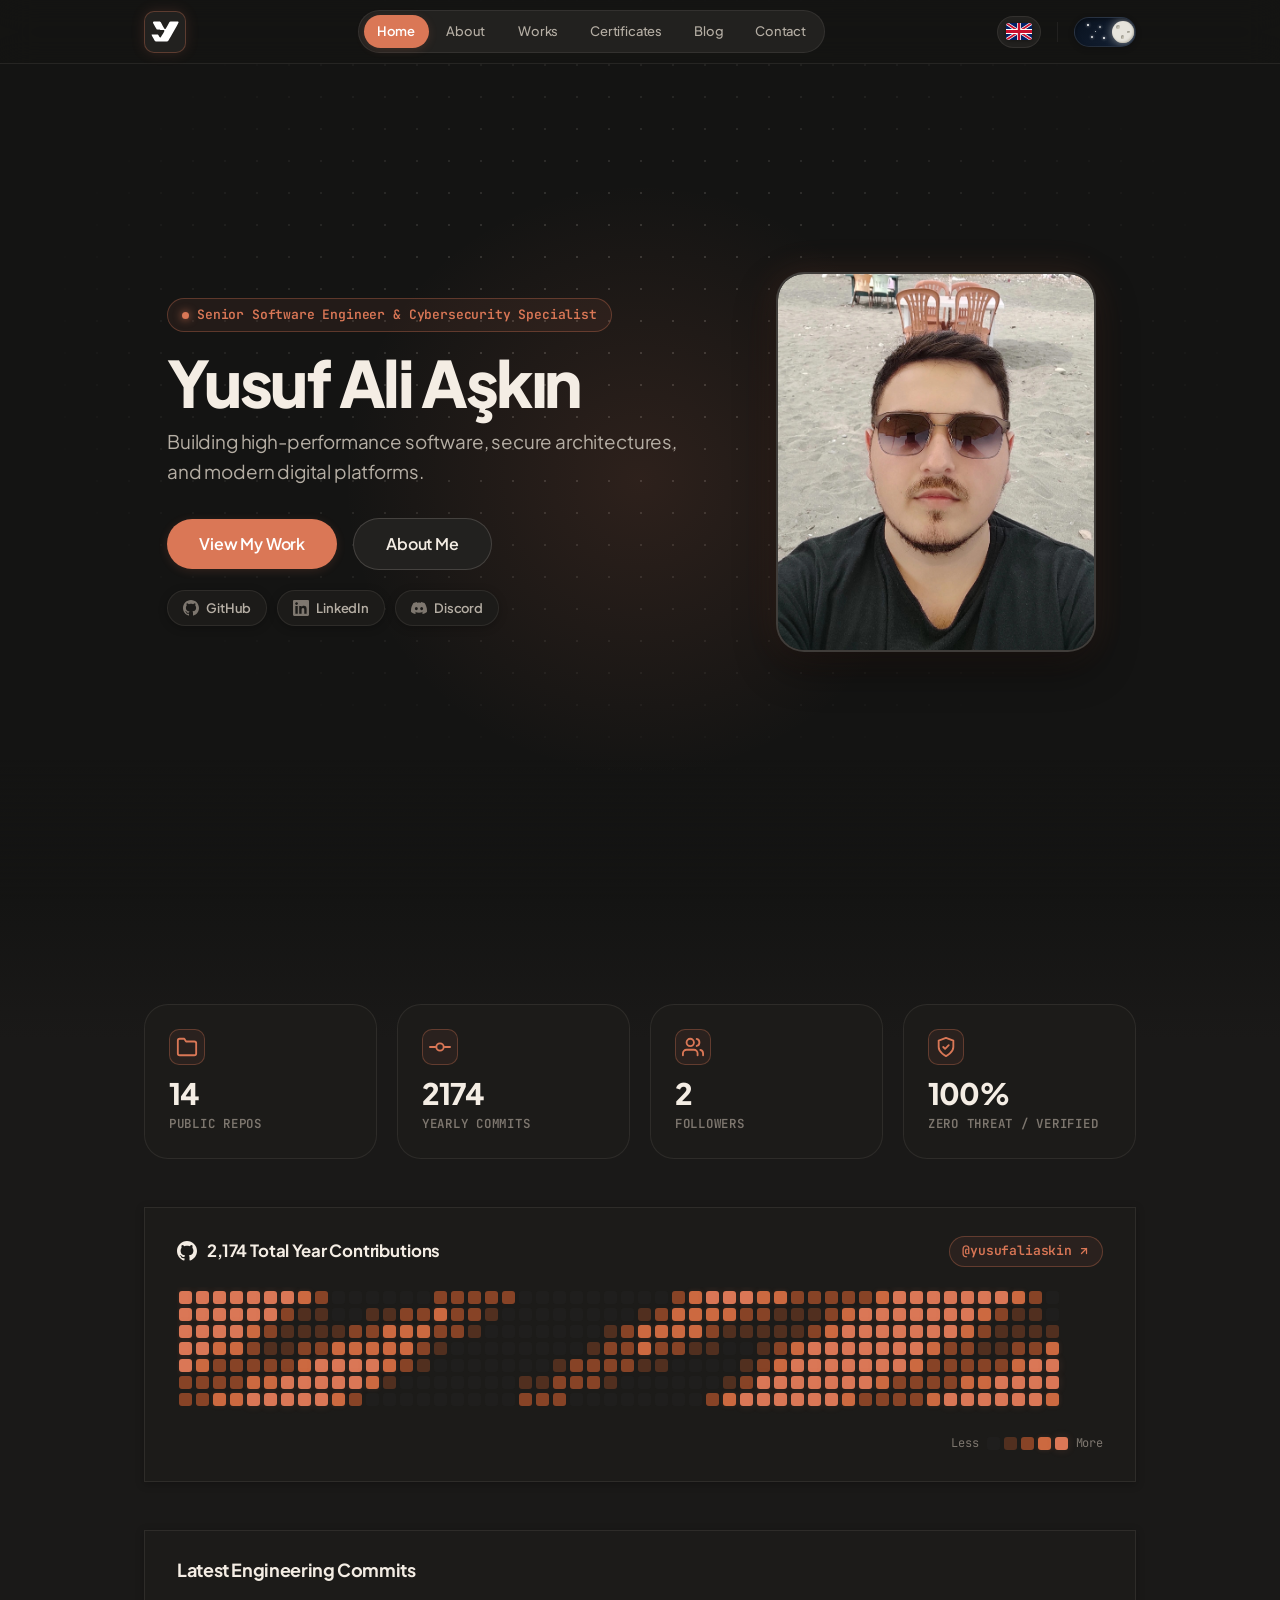
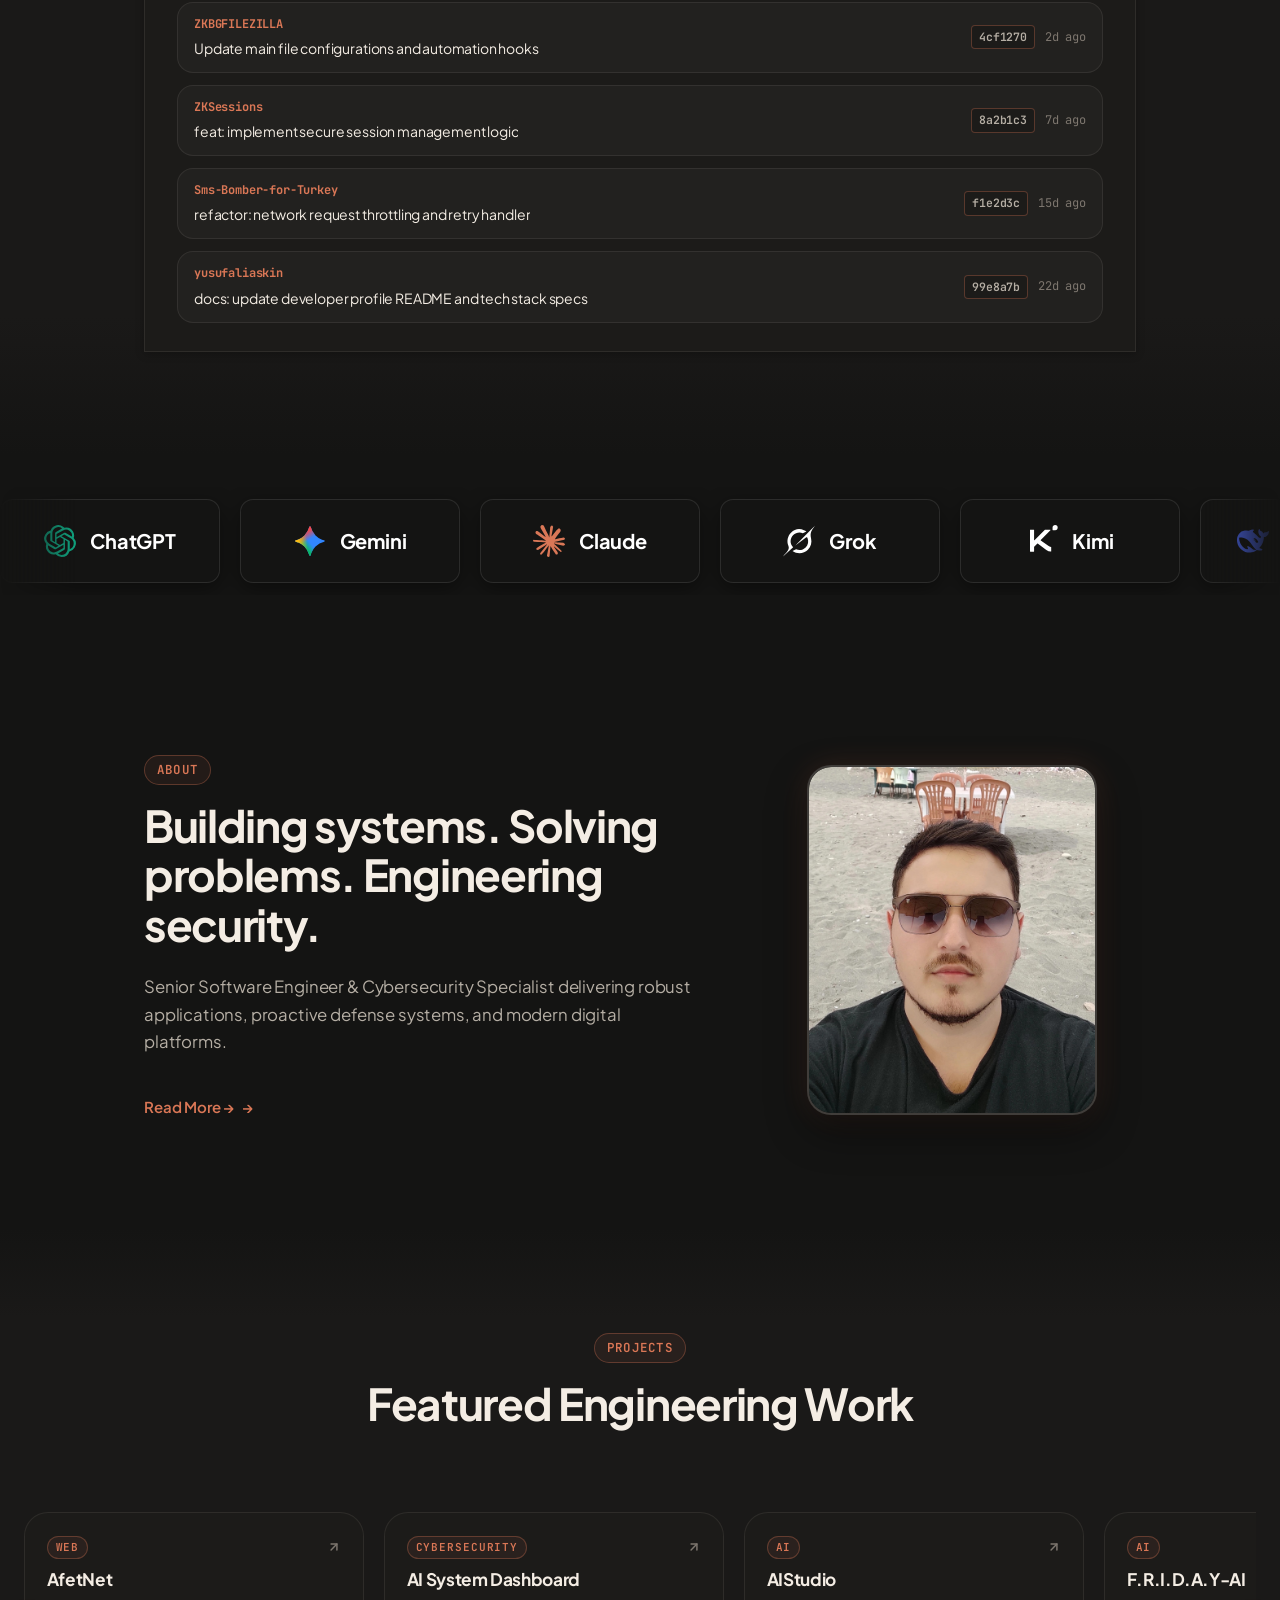
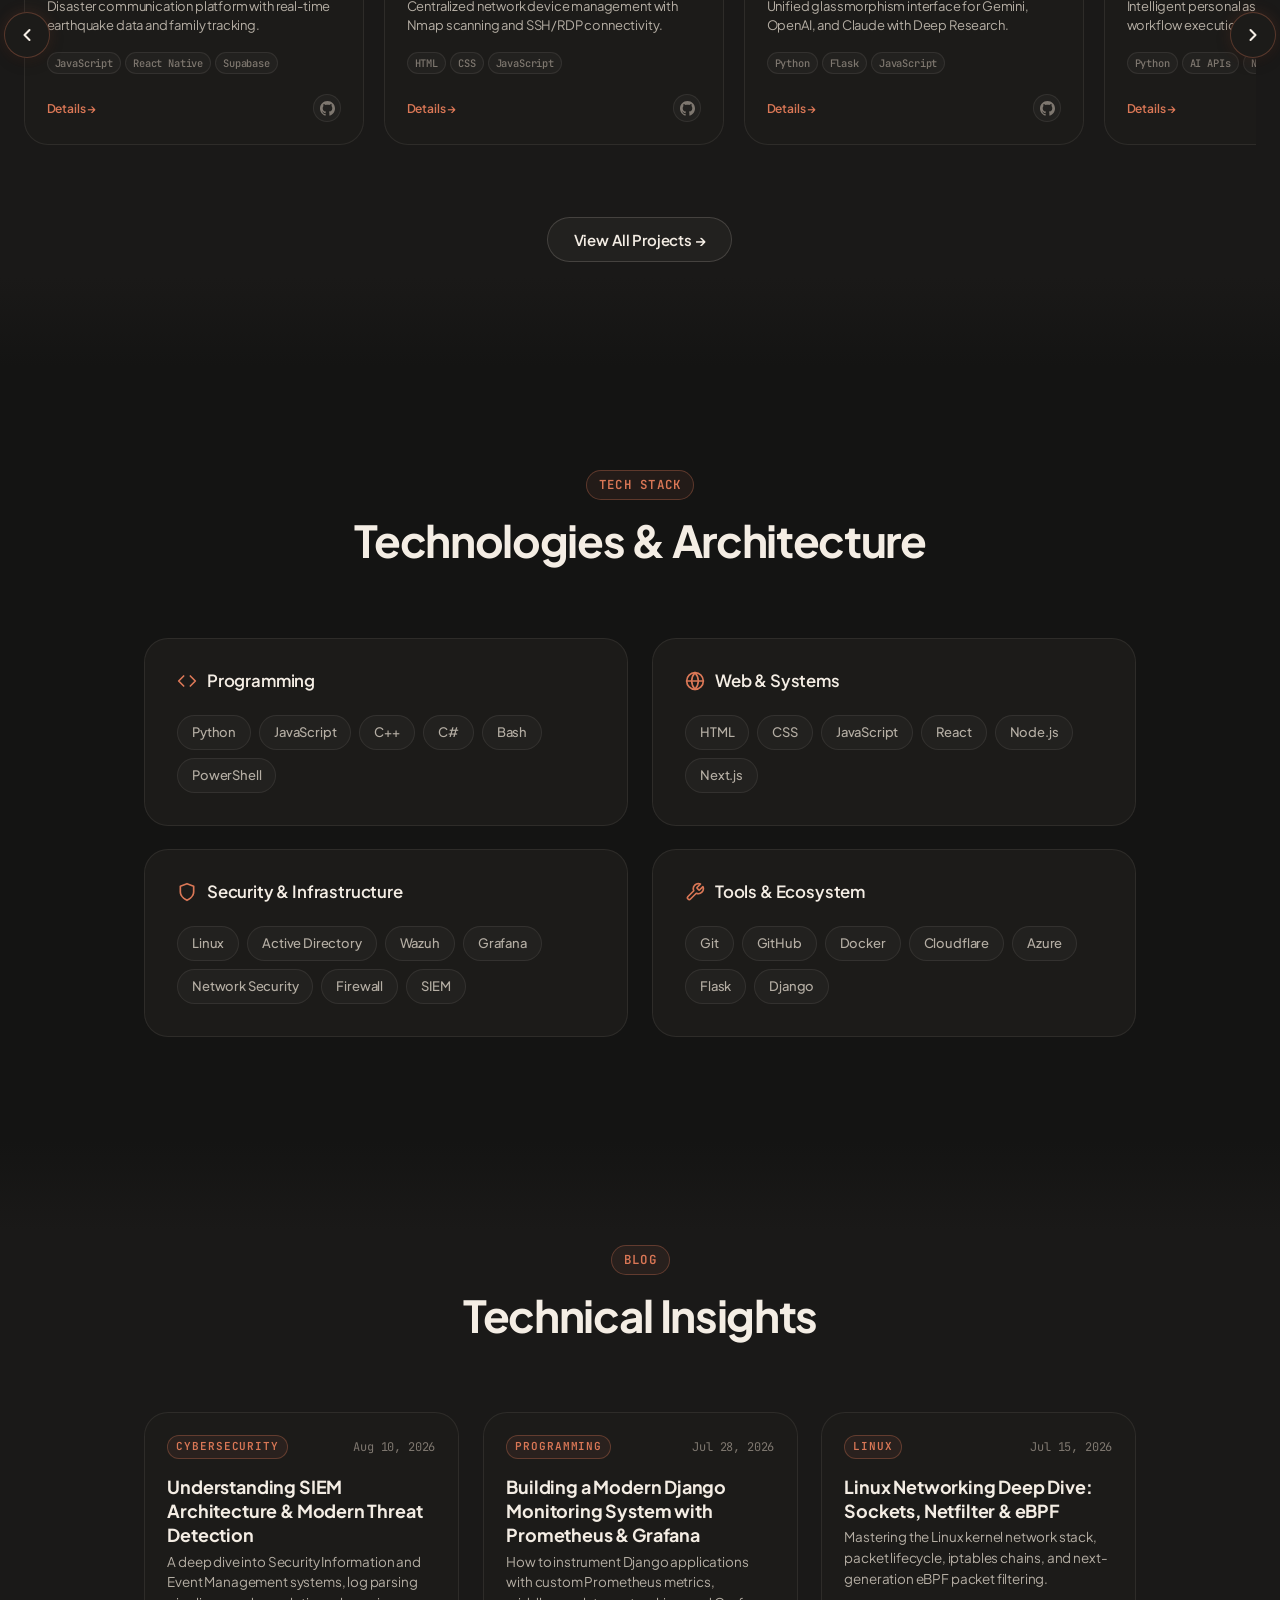
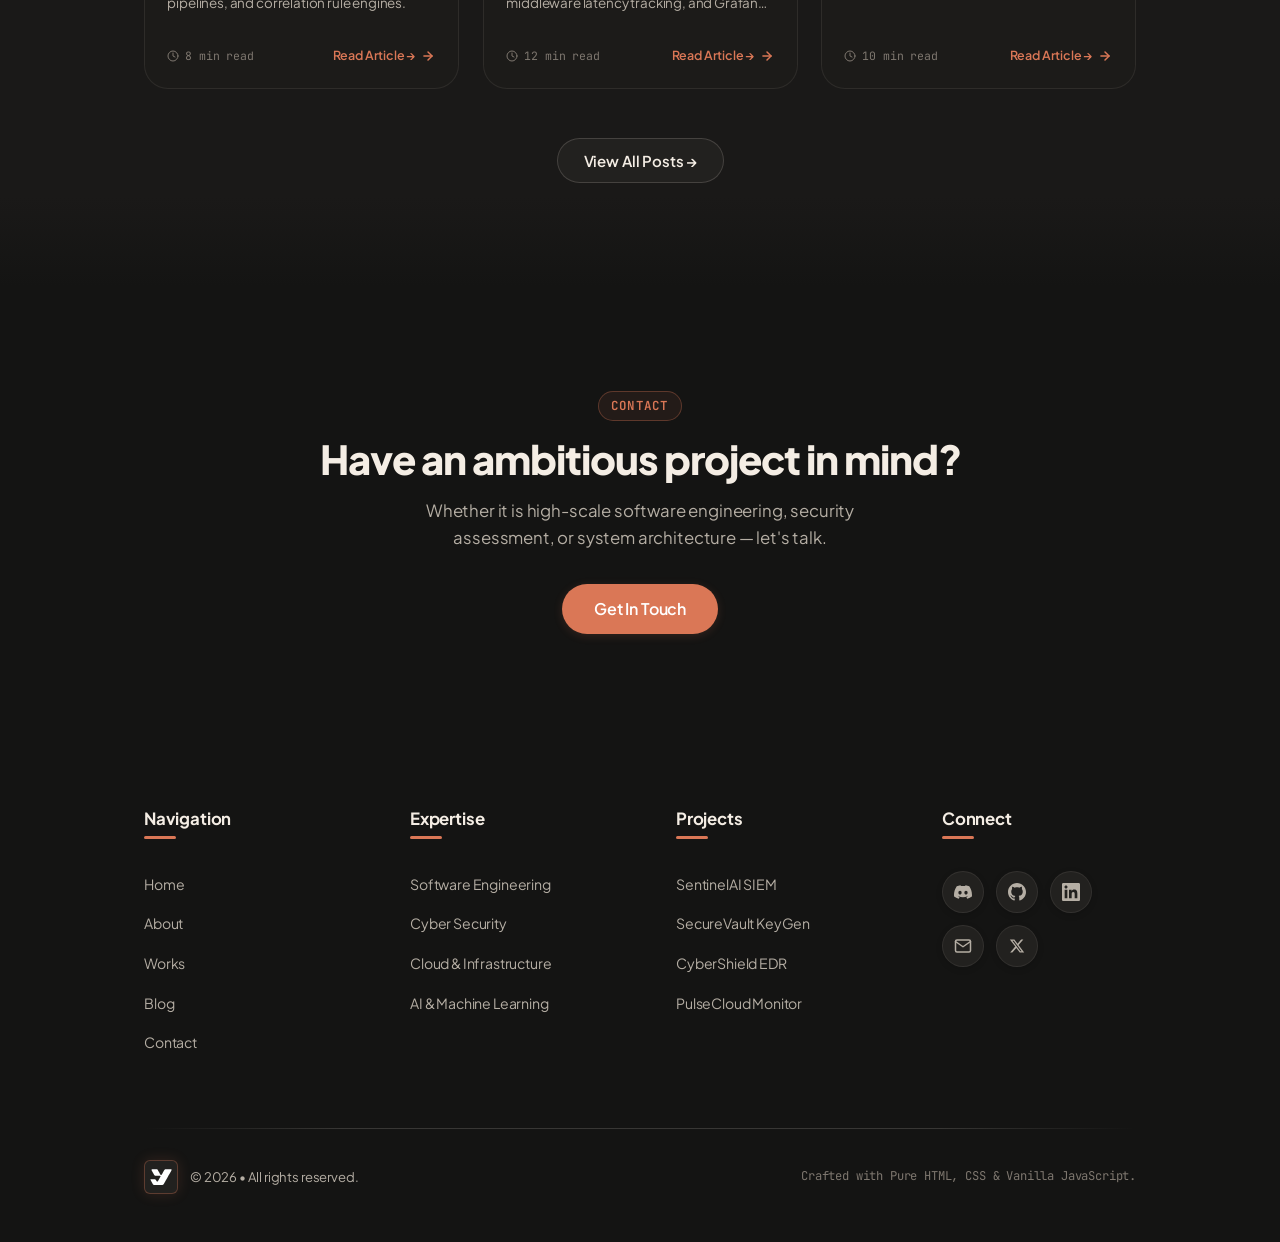
<file: index.html>
<!DOCTYPE html>
<html lang="en" data-theme="dark">

<head>
    <meta charset="UTF-8">
    <meta name="viewport" content="width=device-width, initial-scale=1.0">
    <title>Yusuf Ali Aşkın — Software Developer & Cybersecurity Enthusiast</title>
    <meta name="description"
        content="Yusuf Ali Aşkın — Software developer focused on cybersecurity, networking, AI, and modern technologies. Building real systems and solving real problems.">
    <meta name="keywords"
        content="Yusuf Ali Aşkın, software developer, cybersecurity, full-stack, networking, AI, portfolio">
    <meta name="author" content="Yusuf Ali Aşkın">
    <meta name="theme-color" content="#0A0A0C">

    <!-- Open Graph / Social Sharing -->
    <meta property="og:title" content="Yusuf Ali Aşkın — Senior Software Engineer & Cybersecurity Specialist">
    <meta property="og:description" content="Senior Software Engineer & Cybersecurity Specialist architecting resilient software, proactive defense systems, and modern AI platforms.">
    <meta property="og:type" content="website">
    <meta property="og:url" content="https://yusufaliaskin.com">
    <meta property="og:image" content="assets/images/og-preview.png">
    <meta property="og:image:width" content="1200">
    <meta property="og:image:height" content="630">
    <meta property="og:site_name" content="Yusuf Ali Aşkın Portfolio">
    <meta property="og:locale" content="en_US">
    <meta property="og:locale:alternate" content="tr_TR">

    <!-- Twitter / X Cards -->
    <meta name="twitter:card" content="summary_large_image">
    <meta name="twitter:site" content="@yusufaliaskin">
    <meta name="twitter:creator" content="@yusufaliaskin">
    <meta name="twitter:title" content="Yusuf Ali Aşkın — Senior Software Engineer & Cybersecurity Specialist">
    <meta name="twitter:description" content="Senior Software Engineer & Cybersecurity Specialist architecting resilient software, proactive defense systems, and modern AI platforms.">
    <meta name="twitter:image" content="assets/images/og-preview.png">

    <!-- Structured Schema.org JSON-LD -->
    <script type="application/ld+json">
    {
      "@context": "https://schema.org",
      "@type": "Person",
      "name": "Yusuf Ali Aşkın",
      "jobTitle": "Senior Software Engineer & Cybersecurity Specialist",
      "url": "https://yusufaliaskin.com",
      "sameAs": [
        "https://github.com/yusufaliaskin",
        "https://www.linkedin.com/in/yusufaliaskin/",
        "https://x.com/yusufaliaskin"
      ],
      "knowsAbout": ["Cybersecurity", "SIEM Architecture", "Multi-LLM Systems", "Python", "Full Stack Development", "Network Security", "Active Directory", "Zero-Trust"]
    }
    </script>

    <!-- Favicon -->
    <link rel="icon" type="image/svg+xml" href="assets/images/logom.svg">

    <!-- Styles -->
    <link rel="stylesheet" href="assets/css/style.css">
    <link rel="stylesheet" href="assets/css/animations.css">
    <link rel="stylesheet" href="assets/css/responsive.css">

    <!-- Theme (applied immediately) -->
    <script src="assets/js/theme.js"></script>
</head>

<body>

    <!-- Scroll Progress -->
    <div class="scroll-progress" aria-hidden="true"></div>

    <!-- Navbar Placeholder -->
    <div id="navbar"></div>

    <!-- Hero Section (Clean 100vh with Photo Frame) -->
    <section class="hero" id="hero">
        <div class="hero-bg" aria-hidden="true">
            <div class="hero-grid"></div>
            <div class="hero-glow"></div>
        </div>
        <div class="container container-wide">
            <div class="hero-2col-layout">
                <!-- Left: Clean Hero Content -->
                <div class="hero-content hero-animate">
                    <div class="hero-role-badge">
                        <span class="hero-status-pulse"></span>
                        <span data-i18n="heroSubtitle">Senior Software Engineer & Cybersecurity Specialist</span>
                    </div>
                    <h1 class="hero-main-title">Yusuf Ali Aşkın</h1>
                    <p class="hero-description" data-i18n="heroDescription">Building high-performance software, secure architectures, and modern digital platforms.</p>

                    <div class="hero-actions">
                        <div class="hero-buttons">
                            <a href="works.html" class="btn btn-primary btn-lg" data-i18n="heroBtnWork">View My Work</a>
                            <a href="about.html" class="btn btn-secondary btn-lg" data-i18n="heroBtnAbout">About Me</a>
                        </div>
                        <div class="hero-social-strip">
                            <a href="https://github.com/yusufaliaskin" target="_blank" rel="noopener noreferrer" class="hero-social-pill" aria-label="GitHub Profile">
                                <svg width="16" height="16" viewBox="0 0 24 24" fill="currentColor"><path d="M12 0c-6.626 0-12 5.373-12 12 0 5.302 3.438 9.8 8.207 11.387.599.111.793-.261.793-.577v-2.234c-3.338.726-4.033-1.416-4.033-1.416-.546-1.387-1.333-1.756-1.333-1.756-1.089-.745.083-.729.083-.729 1.205.084 1.839 1.237 1.839 1.237 1.07 1.834 2.807 1.304 3.492.997.107-.775.418-1.305.762-1.604-2.665-.305-5.467-1.334-5.467-5.931 0-1.311.469-2.381 1.236-3.221-.124-.303-.535-1.524.117-3.176 0 0 1.008-.322 3.301 1.23.957-.266 1.983-.399 3.003-.404 1.02.005 2.047.138 3.006.404 2.291-1.552 3.297-1.23 3.297-1.23.653 1.653.242 2.874.118 3.176.77.84 1.235 1.911 1.235 3.221 0 4.609-2.807 5.624-5.479 5.921.43.372.823 1.102.823 2.222v3.293c0 .319.192.694.801.576 4.765-1.589 8.199-6.086 8.199-11.386 0-6.627-5.373-12-12-12z"/></svg>
                                <span>GitHub</span>
                            </a>
                            <a href="https://www.linkedin.com/in/yusufaliaskin/" target="_blank" rel="noopener noreferrer" class="hero-social-pill" aria-label="LinkedIn Profile">
                                <svg width="16" height="16" viewBox="0 0 24 24" fill="currentColor"><path d="M20.447 20.452h-3.554v-5.569c0-1.328-.027-3.037-1.852-3.037-1.853 0-2.136 1.445-2.136 2.939v5.667H9.351V9h3.414v1.561h.046c.477-.9 1.637-1.85 3.37-1.85 3.601 0 4.267 2.37 4.267 5.455v6.286zM5.337 7.433c-1.144 0-2.063-.926-2.063-2.065 0-1.138.92-2.063 2.063-2.063 1.14 0 2.064.925 2.064 2.063 0 1.139-.925 2.065-2.064 2.065zm1.782 13.019H3.555V9h3.564v11.452zM22.225 0H1.771C.792 0 0 .774 0 1.729v20.542C0 23.227.792 24 1.771 24h20.451C23.2 24 24 23.227 24 22.271V1.729C24 .774 23.2 0 22.222 0h.003z"/></svg>
                                <span>LinkedIn</span>
                            </a>
                            <a href="https://discord.com" target="_blank" rel="noopener noreferrer" class="hero-social-pill" title="Discord: josephdesoza" aria-label="Discord: josephdesoza">
                                <svg width="16" height="16" viewBox="0 0 24 24" fill="currentColor"><path d="M20.317 4.37a19.791 19.791 0 0 0-4.885-1.515.074.074 0 0 0-.079.037c-.21.375-.444.864-.608 1.25a18.27 18.27 0 0 0-5.487 0 12.64 12.64 0 0 0-.617-1.25.077.077 0 0 0-.079-.037A19.736 19.736 0 0 0 3.677 4.37a.07.07 0 0 0-.032.027C.533 9.046-.32 13.58.099 18.057a.082.082 0 0 0 .031.057 19.9 19.9 0 0 0 5.993 3.03.078.078 0 0 0 .084-.028c.462-.63.874-1.295 1.226-1.994.021-.041.001-.09-.041-.106a13.107 13.107 0 0 1-1.872-.892.077.077 0 0 1-.008-.128 10.2 10.2 0 0 0 .372-.292.074.074 0 0 1 .077-.01c3.929 1.793 8.18 1.793 12.061 0a.074.074 0 0 1 .078.01c.12.098.246.198.373.292a.077.077 0 0 1-.006.127 12.299 12.299 0 0 1-1.873.893.077.077 0 0 0-.041.107c.36.698.772 1.362 1.225 1.993a.076.076 0 0 0 .084.028 19.839 19.839 0 0 0 6.002-3.03.078.078 0 0 0 .032-.054c.5-5.177-.838-9.674-3.549-13.66a.061.061 0 0 0-.031-.028zM8.02 15.33c-1.183 0-2.157-1.085-2.157-2.419 0-1.333.956-2.419 2.157-2.419 1.21 0 2.176 1.096 2.157 2.42 0 1.333-.956 2.418-2.157 2.418zm7.975 0c-1.183 0-2.157-1.085-2.157-2.419 0-1.333.955-2.419 2.157-2.419 1.21 0 2.176 1.096 2.157 2.42 0 1.333-.946 2.418-2.157 2.418z"/></svg>
                                <span>Discord</span>
                            </a>
                        </div>
                    </div>
                </div>

                <!-- Right: Profile Photo Frame -->
                <div class="hero-photo-wrapper reveal-scale">
                    <div class="hero-photo-frame">
                        <img src="assets/images/my.jpeg" alt="Yusuf Ali Aşkın" class="hero-photo-img">
                        <div class="photo-frame-glow"></div>
                    </div>
                </div>
            </div>
        </div>
    </section>

    <!-- Live GitHub Telemetry & Heatmap Activity (Directly below 100vh Hero) -->
    <section class="section section-dark github-section" id="github-activity">
        <div class="container">


            <div class="github-telemetry-container reveal-stagger">
                <!-- 4 Stats Metric Boxes -->
                <div class="github-stats-grid" id="github-stats-grid">
                    <!-- Rendered dynamically by github.js -->
                </div>

                <!-- 52-Week Contribution Heatmap Card -->
                <div id="github-heatmap-container">
                    <!-- Rendered dynamically by github.js -->
                </div>

                <!-- Live Commits Feed Card -->
                <div class="github-feed-wrapper card">
                    <div class="github-feed-header">
                        <h3 data-i18n="githubRecentCommits">
                            <svg width="18" height="18" viewBox="0 0 24 24" fill="none" stroke="currentColor"
                                stroke-width="2" stroke-linecap="round" stroke-linejoin="round">
                                <circle cx="12" cy="12" r="4"></circle>
                                <line x1="1.05" y1="12" x2="7" y2="12"></line>
                                <line x1="17.01" y1="12" x2="22.96" y2="12"></line>
                            </svg>
                            Latest Engineering Commits
                        </h3>
                    </div>
                    <div class="github-commit-list" id="github-commits-feed">
                        <!-- Rendered dynamically by github.js -->
                    </div>
                </div>
            </div>
        </div>
    </section>

    <!-- Infinite AI Models Continuous Loop Marquee (Positioned directly above About Section) -->
    <div class="ai-models-marquee-section">
        <div class="ai-models-marquee-wrapper reveal">
            <div class="ai-models-marquee-track">
                <!-- Group 1 -->
                <div class="ai-models-marquee-group">
                    <div class="ai-brand-tile" title="ChatGPT / OpenAI">
                        <img src="assets/images/ai/chatgpt.svg" alt="ChatGPT" class="ai-brand-svg">
                        <span class="ai-brand-name">ChatGPT</span>
                    </div>
                    <div class="ai-brand-tile" title="Gemini / Google DeepMind">
                        <img src="assets/images/ai/gemini.svg" alt="Gemini" class="ai-brand-svg">
                        <span class="ai-brand-name">Gemini</span>
                    </div>
                    <div class="ai-brand-tile" title="Claude / Anthropic">
                        <img src="assets/images/ai/claude.svg" alt="Claude" class="ai-brand-svg">
                        <span class="ai-brand-name">Claude</span>
                    </div>
                    <div class="ai-brand-tile" title="Grok / xAI">
                        <img src="assets/images/ai/grok.svg" alt="Grok" class="ai-brand-svg ai-brand-svg-theme-adaptive">
                        <span class="ai-brand-name">Grok</span>
                    </div>
                    <div class="ai-brand-tile" title="Kimi / Moonshot AI">
                        <img src="assets/images/ai/kimi.svg" alt="Kimi" class="ai-brand-svg ai-brand-svg-theme-adaptive">
                        <span class="ai-brand-name">Kimi</span>
                    </div>
                    <div class="ai-brand-tile" title="DeepSeek">
                        <img src="assets/images/ai/deepseek.svg" alt="DeepSeek" class="ai-brand-svg">
                        <span class="ai-brand-name">DeepSeek</span>
                    </div>
                    <div class="ai-brand-tile" title="Z.ai (Zhipu AI)">
                        <img src="assets/images/ai/zai.svg" alt="Z.ai" class="ai-brand-svg ai-brand-svg-theme-adaptive">
                        <span class="ai-brand-name">Z.ai</span>
                    </div>
                    <div class="ai-brand-tile" title="Meta AI / Llama">
                        <img src="assets/images/ai/meta.svg" alt="Meta AI" class="ai-brand-svg">
                        <span class="ai-brand-name">Meta AI</span>
                    </div>
                </div>

                <!-- Group 2 (Exact Duplicate for Continuous Seamless Loop) -->
                <div class="ai-models-marquee-group" aria-hidden="true">
                    <div class="ai-brand-tile" title="ChatGPT / OpenAI">
                        <img src="assets/images/ai/chatgpt.svg" alt="ChatGPT" class="ai-brand-svg">
                        <span class="ai-brand-name">ChatGPT</span>
                    </div>
                    <div class="ai-brand-tile" title="Gemini / Google DeepMind">
                        <img src="assets/images/ai/gemini.svg" alt="Gemini" class="ai-brand-svg">
                        <span class="ai-brand-name">Gemini</span>
                    </div>
                    <div class="ai-brand-tile" title="Claude / Anthropic">
                        <img src="assets/images/ai/claude.svg" alt="Claude" class="ai-brand-svg">
                        <span class="ai-brand-name">Claude</span>
                    </div>
                    <div class="ai-brand-tile" title="Grok / xAI">
                        <img src="assets/images/ai/grok.svg" alt="Grok" class="ai-brand-svg ai-brand-svg-theme-adaptive">
                        <span class="ai-brand-name">Grok</span>
                    </div>
                    <div class="ai-brand-tile" title="Kimi / Moonshot AI">
                        <img src="assets/images/ai/kimi.svg" alt="Kimi" class="ai-brand-svg ai-brand-svg-theme-adaptive">
                        <span class="ai-brand-name">Kimi</span>
                    </div>
                    <div class="ai-brand-tile" title="DeepSeek">
                        <img src="assets/images/ai/deepseek.svg" alt="DeepSeek" class="ai-brand-svg">
                        <span class="ai-brand-name">DeepSeek</span>
                    </div>
                    <div class="ai-brand-tile" title="Z.ai (Zhipu AI)">
                        <img src="assets/images/ai/zai.svg" alt="Z.ai" class="ai-brand-svg ai-brand-svg-theme-adaptive">
                        <span class="ai-brand-name">Z.ai</span>
                    </div>
                    <div class="ai-brand-tile" title="Meta AI / Llama">
                        <img src="assets/images/ai/meta.svg" alt="Meta AI" class="ai-brand-svg">
                        <span class="ai-brand-name">Meta AI</span>
                    </div>
                </div>
            </div>
        </div>
    </div>

    <!-- About Preview -->
    <section class="section" id="about-preview">
        <div class="container">
            <div class="about-preview-grid">
                <div class="about-preview-text reveal">
                    <span class="section-label" data-i18n="aboutPreviewLabel">About</span>
                    <h2 data-i18n="aboutPreviewTitle">Building systems. Solving problems. Learning continuously.</h2>
                    <p data-i18n="aboutPreviewText">A developer focused on software development and cybersecurity,
                        constantly improving and creating solutions to real-world problems using different technologies.
                    </p>
                    <a href="about.html" class="btn btn-ghost" data-i18n="aboutPreviewBtn">Read More →</a>
                </div>
                <div class="about-image-wrapper reveal-right">
                    <div class="about-image">
                        <img src="assets/images/my.jpeg" alt="Yusuf Ali Aşkın" class="about-photo-img">
                    </div>
                </div>
            </div>
        </div>
    </section>

    <!-- Featured Projects (Interactive Horizontal Slider Carousel) -->
    <section class="section section-dark" id="featured-section">
        <div class="container container-wide">
            <div class="section-header reveal">
                <span class="section-label" data-i18n="featuredLabel">Projects</span>
                <h2 data-i18n="featuredTitle">Featured Work</h2>
            </div>

            <!-- Horizontal Slider Viewport with Navigation Buttons -->
            <div class="projects-slider-wrapper-box">
                <button class="slider-arrow-btn slider-arrow-floating slider-prev-floating" id="projects-slider-prev"
                    aria-label="Previous Project">
                    <svg width="20" height="20" viewBox="0 0 24 24" fill="none" stroke="currentColor" stroke-width="2.5"
                        stroke-linecap="round" stroke-linejoin="round">
                        <polyline points="15 18 9 12 15 6"></polyline>
                    </svg>
                </button>

                <div class="projects-slider-viewport" id="projects-slider-viewport">
                    <div class="projects-slider-track" id="featured-projects">
                        <!-- Rendered by JavaScript -->
                    </div>
                </div>

                <button class="slider-arrow-btn slider-arrow-floating slider-next-floating" id="projects-slider-next"
                    aria-label="Next Project">
                    <svg width="20" height="20" viewBox="0 0 24 24" fill="none" stroke="currentColor" stroke-width="2.5"
                        stroke-linecap="round" stroke-linejoin="round">
                        <polyline points="9 18 15 12 9 6"></polyline>
                    </svg>
                </button>
            </div>

            <div class="text-center mt-3 reveal">
                <a href="works.html" class="btn btn-secondary" data-i18n="viewAllProjects">View All Projects →</a>
            </div>
        </div>
    </section>

    <!-- Tech Stack -->
    <section class="section" id="tech-stack">
        <div class="container">
            <div class="section-header reveal">
                <span class="section-label" data-i18n="techLabel">Tech Stack</span>
                <h2 data-i18n="techTitle">Technologies & Tools</h2>
            </div>
            <div class="tech-categories reveal-stagger">
                <div class="card tech-category">
                    <h4>
                        <svg width="20" height="20" viewBox="0 0 24 24" fill="none" stroke="currentColor"
                            stroke-width="2" stroke-linecap="round" stroke-linejoin="round">
                            <polyline points="16 18 22 12 16 6" />
                            <polyline points="8 6 2 12 8 18" />
                        </svg>
                        <span data-i18n="techProgramming">Programming</span>
                    </h4>
                    <div class="tech-list">
                        <span class="tech-tag">Python</span>
                        <span class="tech-tag">JavaScript</span>
                        <span class="tech-tag">C++</span>
                        <span class="tech-tag">C#</span>
                        <span class="tech-tag">Bash</span>
                        <span class="tech-tag">PowerShell</span>
                    </div>
                </div>
                <div class="card tech-category">
                    <h4>
                        <svg width="20" height="20" viewBox="0 0 24 24" fill="none" stroke="currentColor"
                            stroke-width="2" stroke-linecap="round" stroke-linejoin="round">
                            <circle cx="12" cy="12" r="10" />
                            <line x1="2" y1="12" x2="22" y2="12" />
                            <path
                                d="M12 2a15.3 15.3 0 0 1 4 10 15.3 15.3 0 0 1-4 10 15.3 15.3 0 0 1-4-10 15.3 15.3 0 0 1 4-10z" />
                        </svg>
                        <span data-i18n="techWeb">Web Development</span>
                    </h4>
                    <div class="tech-list">
                        <span class="tech-tag">HTML</span>
                        <span class="tech-tag">CSS</span>
                        <span class="tech-tag">JavaScript</span>
                        <span class="tech-tag">React</span>
                        <span class="tech-tag">Node.js</span>
                        <span class="tech-tag">Next.js</span>
                    </div>
                </div>
                <div class="card tech-category">
                    <h4>
                        <svg width="20" height="20" viewBox="0 0 24 24" fill="none" stroke="currentColor"
                            stroke-width="2" stroke-linecap="round" stroke-linejoin="round">
                            <path d="M12 22s8-4 8-10V5l-8-3-8 3v7c0 6 8 10 8 10z" />
                        </svg>
                        <span data-i18n="techSecurity">Security & Infrastructure</span>
                    </h4>
                    <div class="tech-list">
                        <span class="tech-tag">Linux</span>
                        <span class="tech-tag">Active Directory</span>
                        <span class="tech-tag">Wazuh</span>
                        <span class="tech-tag">Grafana</span>
                        <span class="tech-tag">Network Security</span>
                        <span class="tech-tag">Firewall</span>
                        <span class="tech-tag">SIEM</span>
                    </div>
                </div>
                <div class="card tech-category">
                    <h4>
                        <svg width="20" height="20" viewBox="0 0 24 24" fill="none" stroke="currentColor"
                            stroke-width="2" stroke-linecap="round" stroke-linejoin="round">
                            <path
                                d="M14.7 6.3a1 1 0 0 0 0 1.4l1.6 1.6a1 1 0 0 0 1.4 0l3.77-3.77a6 6 0 0 1-7.94 7.94l-6.91 6.91a2.12 2.12 0 0 1-3-3l6.91-6.91a6 6 0 0 1 7.94-7.94l-3.76 3.76z" />
                        </svg>
                        <span data-i18n="techTools">Tools & Technologies</span>
                    </h4>
                    <div class="tech-list">
                        <span class="tech-tag">Git</span>
                        <span class="tech-tag">GitHub</span>
                        <span class="tech-tag">Docker</span>
                        <span class="tech-tag">Cloudflare</span>
                        <span class="tech-tag">Azure</span>
                        <span class="tech-tag">Flask</span>
                        <span class="tech-tag">Django</span>
                    </div>
                </div>
            </div>
        </div>
    </section>

    <!-- Latest Blog Posts -->
    <section class="section section-dark" id="blog-preview">
        <div class="container">
            <div class="section-header reveal">
                <span class="section-label" data-i18n="blogPreviewLabel">Blog</span>
                <h2 data-i18n="blogPreviewTitle">Latest Posts</h2>
            </div>
            <div class="blog-preview-grid" id="latest-blog-posts">
                <!-- Rendered by JavaScript -->
            </div>
            <div class="text-center mt-3 reveal">
                <a href="blog.html" class="btn btn-secondary" data-i18n="viewAllPosts">View All Posts →</a>
            </div>
        </div>
    </section>

    <!-- Contact CTA -->
    <section class="section cta-section" id="cta">
        <div class="container reveal text-center">
            <span class="section-label" data-i18n="contactPageLabel">Contact</span>
            <h2 data-i18n="ctaTitle">Have a project in mind?</h2>
            <p class="cta-desc" data-i18n="ctaDescription">Whether it's software, cybersecurity, or something completely
                new — let's talk.</p>
            <a href="contact.html" class="btn btn-primary btn-lg" data-i18n="ctaBtn">Get In Touch</a>
        </div>
    </section>

    <!-- Footer Placeholder -->
    <div id="footer"></div>

    <!-- Back to Top -->
    <button class="back-to-top" aria-label="Scroll to top" data-i18n-aria="scrollToTop">
        <svg width="20" height="20" viewBox="0 0 24 24" fill="none" stroke="currentColor" stroke-width="2"
            stroke-linecap="round" stroke-linejoin="round">
            <polyline points="18 15 12 9 6 15" />
        </svg>
    </button>

    <!-- Scripts -->
    <script src="assets/js/language.js"></script>
    <script src="assets/js/animations.js"></script>
    <script src="assets/js/github.js"></script>
    <script src="assets/js/projects.js"></script>
    <script src="assets/js/main.js"></script>
</body>

</html>
</file>
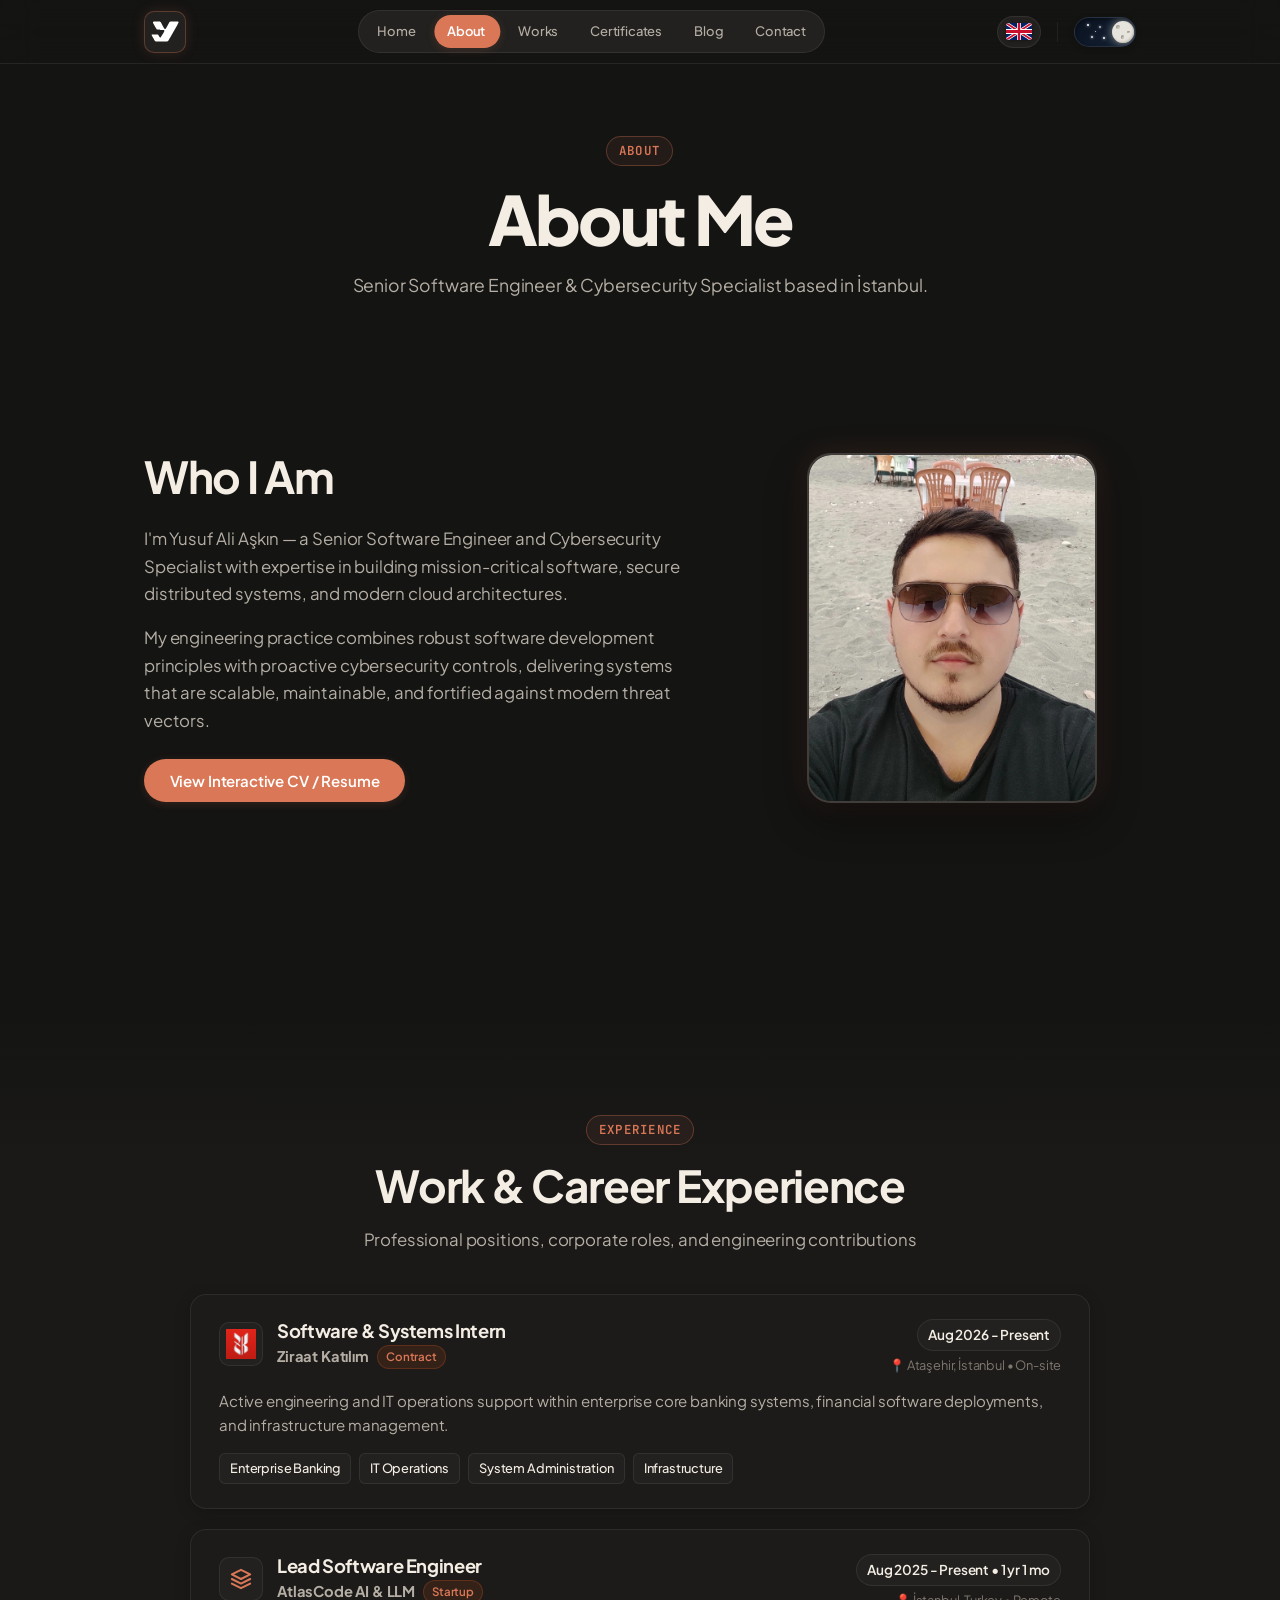
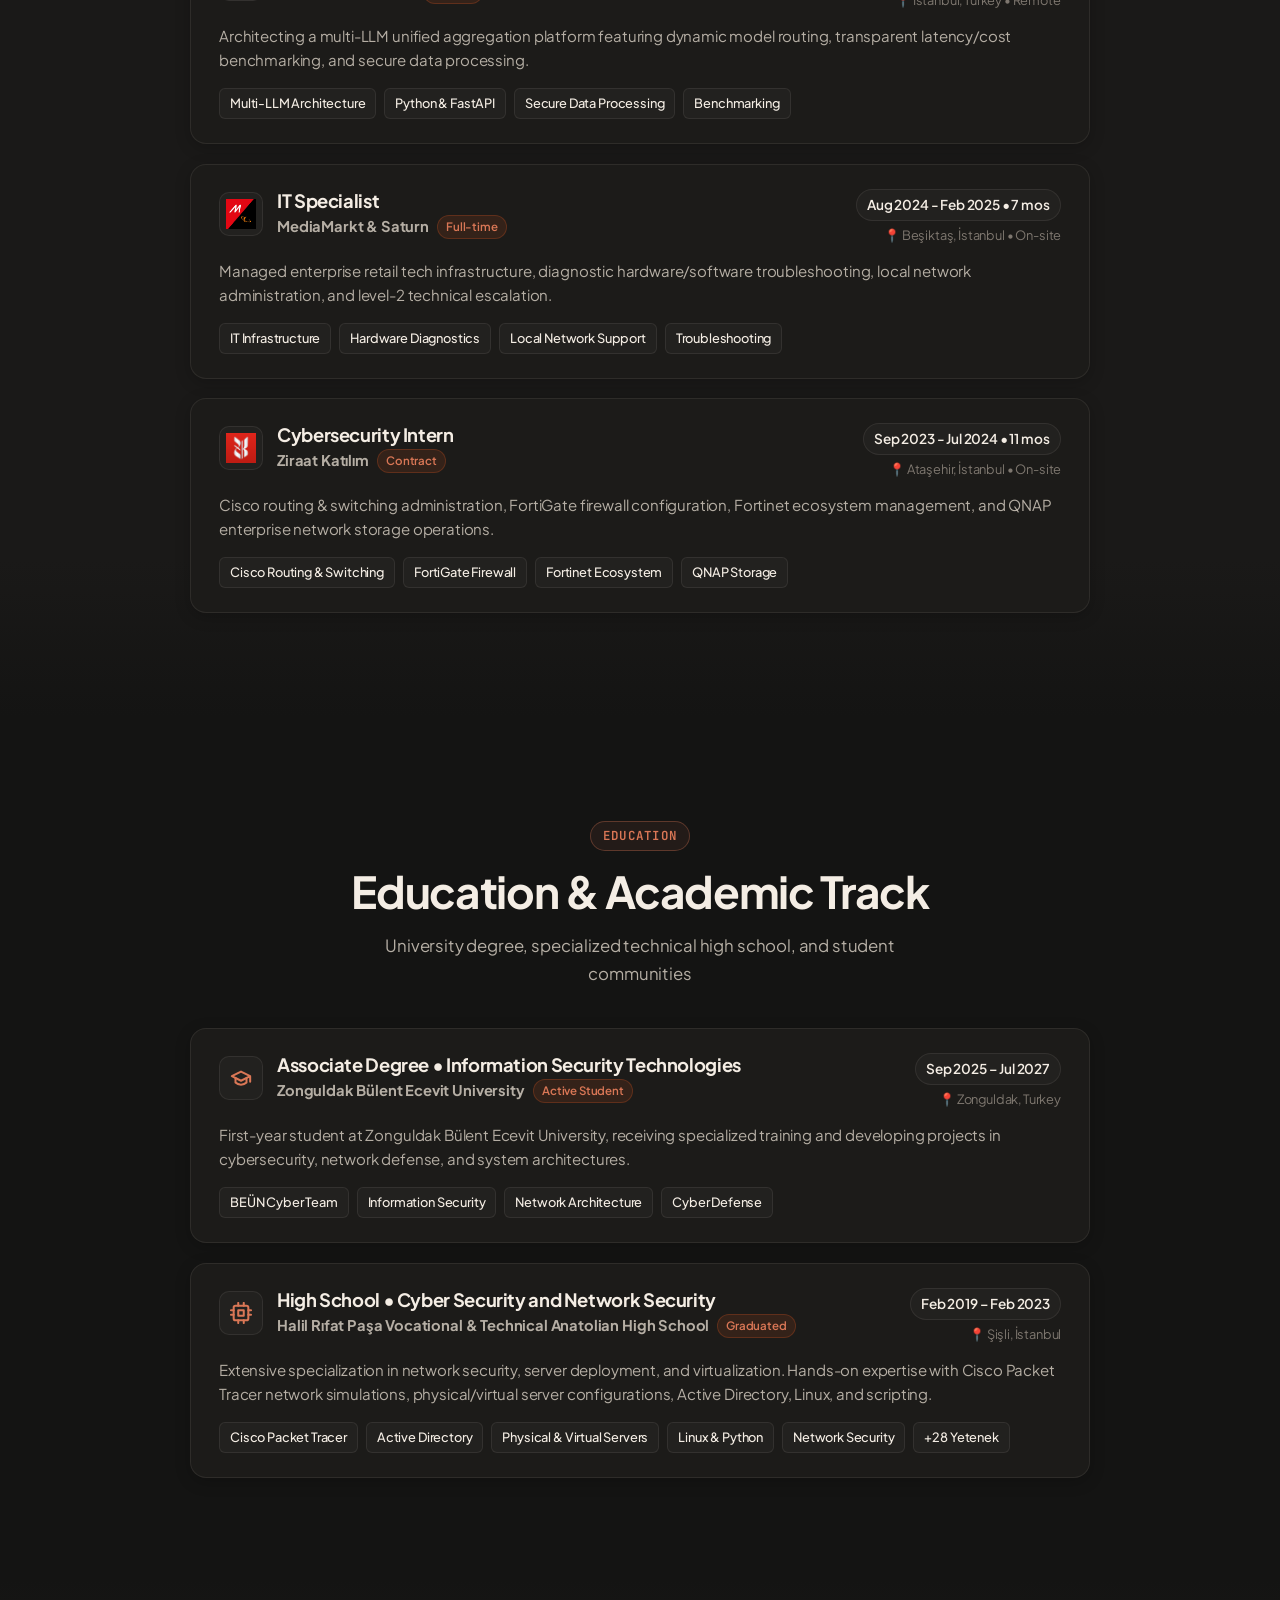
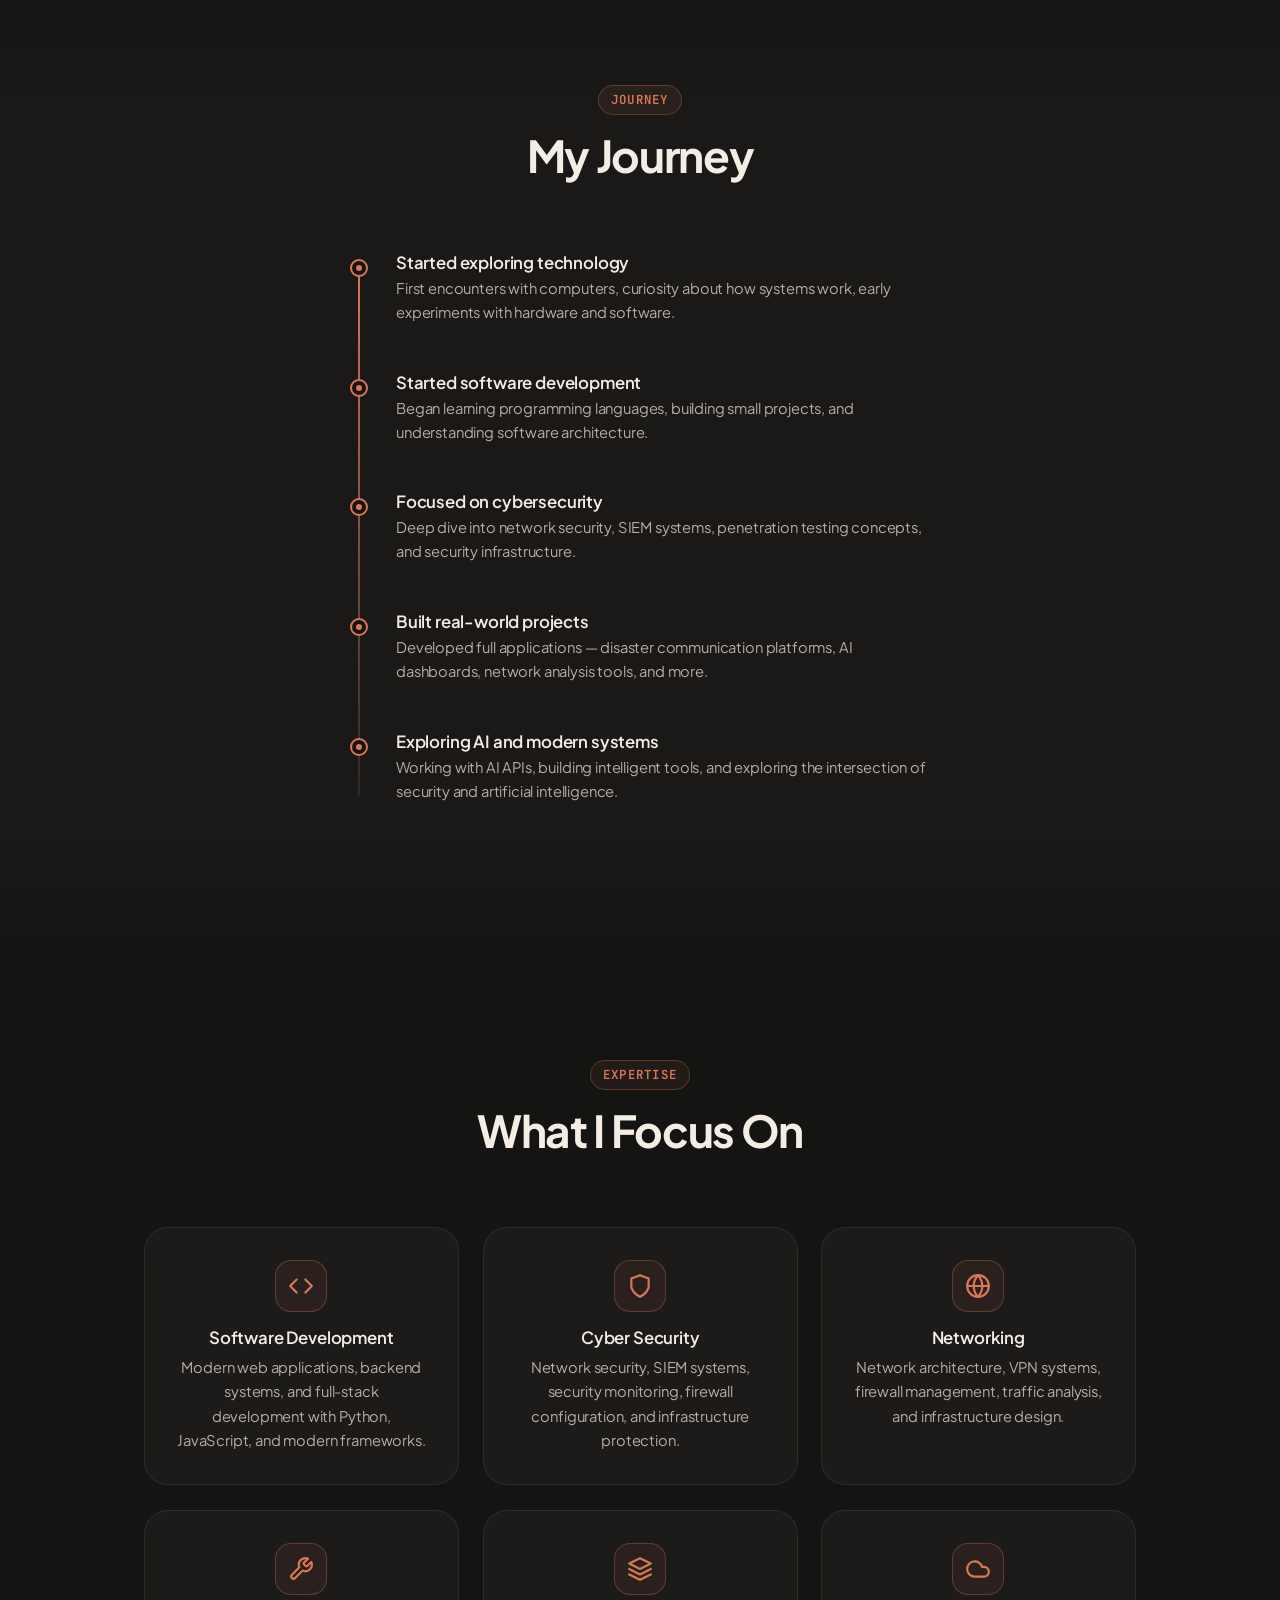
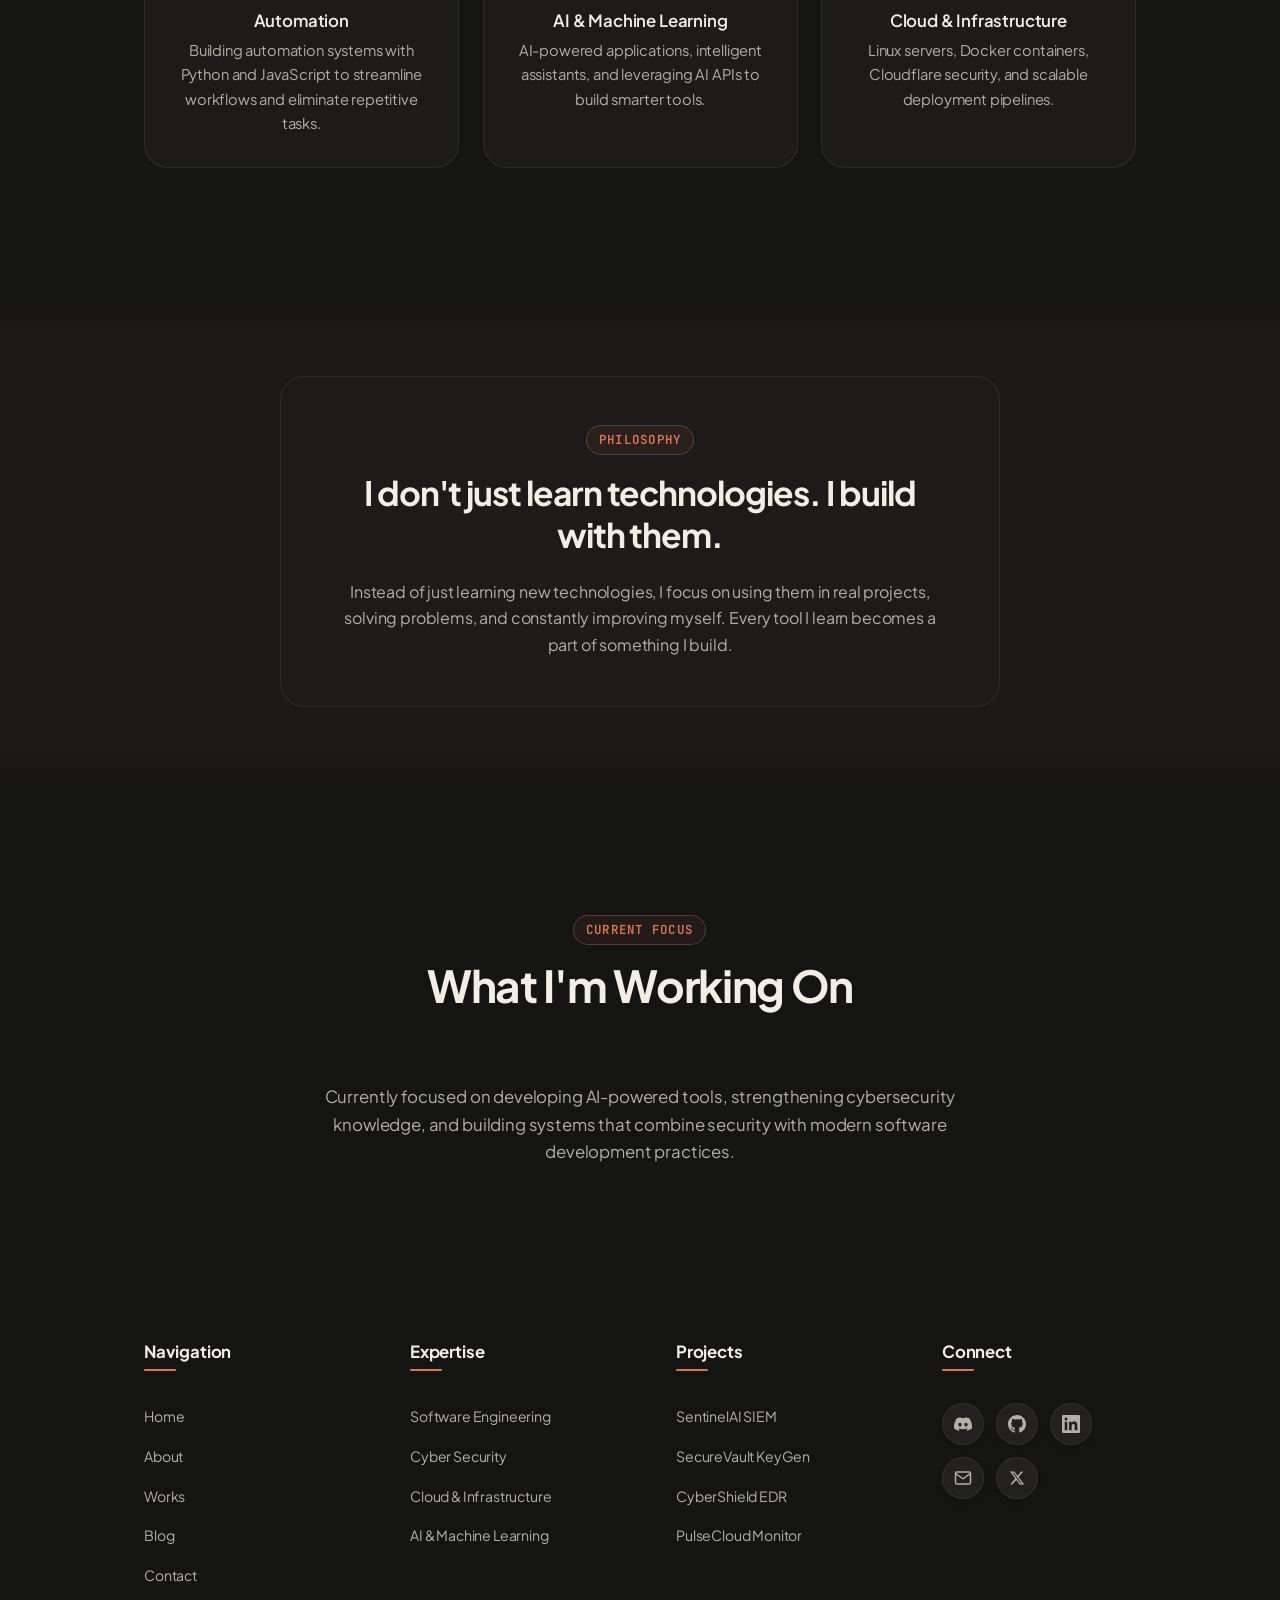
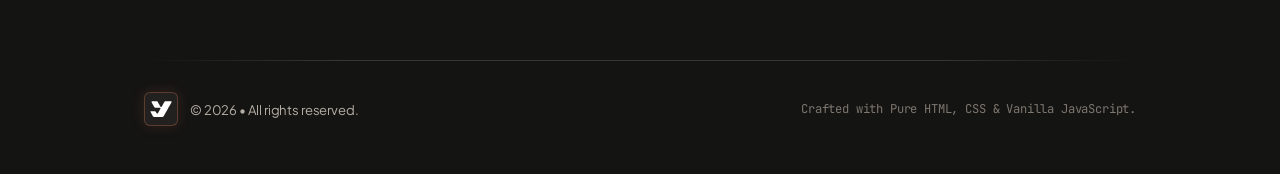
<file: about.html>
<!DOCTYPE html>
<html lang="en" data-theme="dark">
<head>
    <meta charset="UTF-8">
    <meta name="viewport" content="width=device-width, initial-scale=1.0">
    <title>About — Yusuf Ali Aşkın</title>
    <meta name="description" content="Learn more about Yusuf Ali Aşkın — software developer, cybersecurity enthusiast, and technology professional based in İstanbul.">
    <meta name="keywords" content="Yusuf Ali Aşkın, about, developer, cybersecurity, networking, AI">
    <meta name="author" content="Yusuf Ali Aşkın">
    <meta name="theme-color" content="#0A0A0C">
    <meta property="og:title" content="About — Yusuf Ali Aşkın">
    <meta property="og:description" content="Senior Software Engineer & Cybersecurity Specialist based in İstanbul. Expertise in building secure, resilient architectures and AI systems.">
    <meta property="og:type" content="profile">
    <meta property="og:url" content="https://yusufaliaskin.com/about.html">
    <meta property="og:image" content="assets/images/og-preview.png">
    <meta name="twitter:card" content="summary_large_image">
    <meta name="twitter:title" content="About — Yusuf Ali Aşkın">
    <meta name="twitter:description" content="Senior Software Engineer & Cybersecurity Specialist based in İstanbul.">
    <meta name="twitter:image" content="assets/images/og-preview.png">
    <link rel="icon" type="image/svg+xml" href="assets/images/logom.svg">
    <link rel="stylesheet" href="assets/css/style.css">
    <link rel="stylesheet" href="assets/css/animations.css">
    <link rel="stylesheet" href="assets/css/responsive.css">
    <script src="assets/js/theme.js"></script>
</head>
<body>
    <div class="scroll-progress" aria-hidden="true"></div>
    <div id="navbar"></div>

    <!-- Page Hero -->
    <section class="page-hero">
        <div class="container">
            <span class="section-label" data-i18n="aboutPageLabel">About</span>
            <h1 data-i18n="aboutPageTitle">About Me</h1>
            <p data-i18n="aboutPageDescription">Software developer and cybersecurity enthusiast based in İstanbul.</p>
        </div>
    </section>

    <!-- Who I Am -->
    <section class="section" id="who-i-am">
        <div class="container">
            <div class="about-intro">
                <div class="about-intro-text reveal">
                    <h2 data-i18n="aboutWhoTitle">Who I Am</h2>
                    <p data-i18n="aboutWhoText1">I'm Yusuf Ali Aşkın — a software developer with a deep interest in cybersecurity, networking, and modern technologies. I focus on building real, functional systems rather than just learning technologies in theory.</p>
                    <p data-i18n="aboutWhoText2">My work spans across web development, network security tools, AI-powered applications, and IT infrastructure. I believe in creating solutions that actually solve problems.</p>
                    <div style="margin-top: 1.5rem; display: flex; gap: 12px; flex-wrap: wrap;">
                        <button class="btn btn-primary" onclick="ProjectsManager.openCVModal()" data-i18n="btnOpenCV">
                            <svg width="16" height="16" viewBox="0 0 24 24" fill="none" stroke="currentColor" stroke-width="2" stroke-linecap="round" stroke-linejoin="round"><path d="M14 2H6a2 2 0 0 0-2 2v16a2 2 0 0 0 2 2h12a2 2 0 0 0 2-2V8z"></path><polyline points="14 2 14 8 20 8"></polyline><line x1="16" y1="13" x2="8" y2="13"></line><line x1="16" y1="17" x2="8" y2="17"></line><polyline points="10 9 9 9 8 9"></polyline></svg>
                            View Interactive CV / Resume
                        </button>
                    </div>
                </div>
                <div class="about-image-wrapper reveal-right">
                    <div class="about-image">
                        <img src="assets/images/my.jpeg" alt="Yusuf Ali Aşkın" class="about-photo-img">
                    </div>
                </div>
            </div>
        </div>
    </section>

    <!-- Work Experience (Çalıştığım İş Yerleri) -->
    <section class="section section-dark experience-section" id="experience">
        <div class="container">
            <div class="section-header reveal text-center" style="max-width: 680px; margin: 0 auto 2.5rem;">
                <span class="section-label" data-i18n="aboutExpLabel">Experience</span>
                <h2 data-i18n="aboutExpTitle">Work & Career Experience</h2>
                <p style="color: var(--text-secondary); margin-top: 8px;" data-i18n="aboutExpSubtitle">Professional positions, corporate roles, and engineering contributions</p>
            </div>

            <div class="exp-timeline-wrapper">
                <!-- 1. Ziraat Katılım (Current) -->
                <div class="exp-item-card reveal">
                    <div class="exp-item-top">
                        <div class="exp-company-box">
                            <div class="exp-logo-frame">
                                <img src="assets/images/zkbank.png" alt="Ziraat Katılım" class="exp-logo-img">
                            </div>
                            <div class="exp-title-group">
                                <h3 class="exp-role-title" data-i18n="expRole1">Software & Systems Intern</h3>
                                <div class="exp-company-name">Ziraat Katılım <span class="exp-badge" data-i18n="expContract">Sözleşmeli</span></div>
                            </div>
                        </div>
                        <div class="exp-meta-box">
                            <span class="exp-date-pill" data-i18n="expDate1">Ağu 2026 - Devam ediyor</span>
                            <span class="exp-location-tag" data-i18n="expLoc1">📍 Ataşehir, İstanbul • Ofiste</span>
                        </div>
                    </div>
                    <p class="exp-desc-text" data-i18n="expDesc1">
                        Kurumsal bankacılık sistemleri, yazılım operasyonları ve finansal BT altyapı yönetim süreçlerinde aktif mühendislik ve sistem destek çalışmaları.
                    </p>
                    <div class="exp-skills-wrap">
                        <span class="exp-skill-pill">Enterprise Banking</span>
                        <span class="exp-skill-pill">IT Operations</span>
                        <span class="exp-skill-pill">System Administration</span>
                        <span class="exp-skill-pill">Infrastructure</span>
                    </div>
                </div>

                <!-- 2. AtlasCode AI & LLM (Current) -->
                <div class="exp-item-card reveal">
                    <div class="exp-item-top">
                        <div class="exp-company-box">
                            <div class="exp-logo-frame">
                                <svg width="22" height="22" viewBox="0 0 24 24" fill="none" stroke="currentColor" stroke-width="2.2" stroke-linecap="round" stroke-linejoin="round" style="color: var(--accent);"><polygon points="12 2 2 7 12 12 22 7 12 2"></polygon><polyline points="2 17 12 22 22 17"></polyline><polyline points="2 12 12 17 22 12"></polyline></svg>
                            </div>
                            <div class="exp-title-group">
                                <h3 class="exp-role-title" data-i18n="expRole2">Lead Software Engineer</h3>
                                <div class="exp-company-name">AtlasCode AI & LLM <span class="exp-badge" data-i18n="expSelfEmployed">Girişim</span></div>
                            </div>
                        </div>
                        <div class="exp-meta-box">
                            <span class="exp-date-pill" data-i18n="expDate2">Ağu 2025 - Devam ediyor • 1 yıl 1 ay</span>
                            <span class="exp-location-tag" data-i18n="expLoc2">📍 İstanbul, Türkiye • Uzaktan</span>
                        </div>
                    </div>
                    <p class="exp-desc-text" data-i18n="expDesc2">
                        Farklı büyük dil modellerini (Multi-LLM) tek bir platformda birleştirerek dinamik model yönlendirme, şeffaf kıyaslama (benchmarking) ve güvenli veri işleme mimarisinin geliştirilmesi.
                    </p>
                    <div class="exp-skills-wrap">
                        <span class="exp-skill-pill">Multi-LLM Architecture</span>
                        <span class="exp-skill-pill">Python & FastAPI</span>
                        <span class="exp-skill-pill">Secure Data Processing</span>
                        <span class="exp-skill-pill">Benchmarking</span>
                    </div>
                </div>

                <!-- 3. MediaMarkt & Saturn -->
                <div class="exp-item-card reveal">
                    <div class="exp-item-top">
                        <div class="exp-company-box">
                            <div class="exp-logo-frame">
                                <img src="assets/images/medimarkt.png" alt="MediaMarkt" class="exp-logo-img">
                            </div>
                            <div class="exp-title-group">
                                <h3 class="exp-role-title" data-i18n="expRole3">IT Specialist</h3>
                                <div class="exp-company-name">MediaMarkt & Saturn <span class="exp-badge" data-i18n="expFullTime">Tam zamanlı</span></div>
                            </div>
                        </div>
                        <div class="exp-meta-box">
                            <span class="exp-date-pill" data-i18n="expDate3">Ağu 2024 - Şub 2025 • 7 ay</span>
                            <span class="exp-location-tag" data-i18n="expLoc3">📍 Beşiktaş, İstanbul • Ofiste</span>
                        </div>
                    </div>
                    <p class="exp-desc-text" data-i18n="expDesc3">
                        Geniş ölçekli perakende teknoloji altyapısının kesintisiz işletilmesi, donanım ve yazılım arıza teşhisi, yerel ağ operasyonları ve teknik destek süreçleri.
                    </p>
                    <div class="exp-skills-wrap">
                        <span class="exp-skill-pill">IT Infrastructure</span>
                        <span class="exp-skill-pill">Hardware Diagnostics</span>
                        <span class="exp-skill-pill">Local Network Support</span>
                        <span class="exp-skill-pill">Troubleshooting</span>
                    </div>
                </div>

                <!-- 4. Ziraat Katılım (Information Security Intern) -->
                <div class="exp-item-card reveal">
                    <div class="exp-item-top">
                        <div class="exp-company-box">
                            <div class="exp-logo-frame">
                                <img src="assets/images/zkbank.png" alt="Ziraat Katılım" class="exp-logo-img">
                            </div>
                            <div class="exp-title-group">
                                <h3 class="exp-role-title" data-i18n="expRole4">Cybersecurity Intern</h3>
                                <div class="exp-company-name">Ziraat Katılım <span class="exp-badge" data-i18n="expContract">Sözleşmeli</span></div>
                            </div>
                        </div>
                        <div class="exp-meta-box">
                            <span class="exp-date-pill" data-i18n="expDate4">Eyl 2023 - Tem 2024 • 11 ay</span>
                            <span class="exp-location-tag" data-i18n="expLoc4">📍 Ataşehir, İstanbul • Ofiste</span>
                        </div>
                    </div>
                    <p class="exp-desc-text" data-i18n="expDesc4">
                        Cisco ağ cihazları yönetimi, FortiGate güvenlik duvarı ve Fortinet ekosistem yapılandırması, QNAP kurumsal veri depolama ve ağ güvenliği operasyonları.
                    </p>
                    <div class="exp-skills-wrap">
                        <span class="exp-skill-pill">Cisco Routing & Switching</span>
                        <span class="exp-skill-pill">FortiGate Firewall</span>
                        <span class="exp-skill-pill">Fortinet Ecosystem</span>
                        <span class="exp-skill-pill">QNAP Storage</span>
                    </div>
                </div>
            </div>
        </div>
    </section>

    <!-- Education & Academic Track (Eğitim & Akademik Geçmiş) -->
    <section class="section education-section" id="education">
        <div class="container">
            <div class="section-header reveal text-center" style="max-width: 680px; margin: 0 auto 2.5rem;">
                <span class="section-label" data-i18n="aboutEduLabel">Education</span>
                <h2 data-i18n="aboutEduTitle">Education & Academic Track</h2>
                <p style="color: var(--text-secondary); margin-top: 8px;" data-i18n="aboutEduSubtitle">University degree, specialized technical high school, and student communities</p>
            </div>

            <div class="exp-timeline-wrapper">
                <!-- 1. Bülent Ecevit University -->
                <div class="exp-item-card reveal">
                    <div class="exp-item-top">
                        <div class="exp-company-box">
                            <div class="exp-logo-frame">
                                <svg width="22" height="22" viewBox="0 0 24 24" fill="none" stroke="currentColor" stroke-width="2.2" stroke-linecap="round" stroke-linejoin="round" style="color: var(--accent);"><path d="M22 10v6M2 10l10-5 10 5-10 5z"></path><path d="M6 12v5c3 3 9 3 12 0v-5"></path></svg>
                            </div>
                            <div class="exp-title-group">
                                <h3 class="exp-role-title" data-i18n="eduUniRole">Associate Degree • Information Security Technologies</h3>
                                <div class="exp-company-name"><span data-i18n="eduUniSchool">Zonguldak Bülent Ecevit University</span> <span class="exp-badge" data-i18n="eduUniBadge">Active Student</span></div>
                            </div>
                        </div>
                        <div class="exp-meta-box">
                            <span class="exp-date-pill" data-i18n="eduUniDate">Eyl 2025 – Tem 2027</span>
                            <span class="exp-location-tag" data-i18n="eduUniLoc">📍 Zonguldak, Türkiye</span>
                        </div>
                    </div>
                    <p class="exp-desc-text" data-i18n="eduUniDesc">
                        Zonguldak Bülent Ecevit Üniversitesi 1. sınıf öğrencisiyim; siber güvenlik, siber savunma ve ağ mimarisi alanında eğitimler alıyor ve projeler geliştiriyorum.
                    </p>
                    <div class="exp-skills-wrap">
                        <span class="exp-skill-pill">BEÜN Cyber Team</span>
                        <span class="exp-skill-pill">Information Security</span>
                        <span class="exp-skill-pill">Network Architecture</span>
                        <span class="exp-skill-pill">Cyber Defense</span>
                    </div>
                </div>

                <!-- 2. Halil Rıfat Paşa MTAL -->
                <div class="exp-item-card reveal">
                    <div class="exp-item-top">
                        <div class="exp-company-box">
                            <div class="exp-logo-frame">
                                <svg width="22" height="22" viewBox="0 0 24 24" fill="none" stroke="currentColor" stroke-width="2.2" stroke-linecap="round" stroke-linejoin="round" style="color: var(--accent);"><rect x="4" y="4" width="16" height="16" rx="2" ry="2"></rect><rect x="9" y="9" width="6" height="6"></rect><line x1="9" y1="1" x2="9" y2="4"></line><line x1="15" y1="1" x2="15" y2="4"></line><line x1="9" y1="20" x2="9" y2="23"></line><line x1="15" y1="20" x2="15" y2="23"></line><line x1="20" y1="9" x2="23" y2="9"></line><line x1="20" y1="14" x2="23" y2="14"></line><line x1="1" y1="9" x2="4" y2="9"></line><line x1="1" y1="14" x2="4" y2="14"></line></svg>
                            </div>
                            <div class="exp-title-group">
                                <h3 class="exp-role-title" data-i18n="eduHighSchoolRole">High School • Cyber Security and Network Security</h3>
                                <div class="exp-company-name"><span data-i18n="eduHighSchoolSchool">Halil Rıfat Paşa Vocational & Technical Anatolian High School</span> <span class="exp-badge" data-i18n="eduHighSchoolBadge">Mezun</span></div>
                            </div>
                        </div>
                        <div class="exp-meta-box">
                            <span class="exp-date-pill" data-i18n="eduHighSchoolDate">Şub 2019 – Şub 2023</span>
                            <span class="exp-location-tag" data-i18n="eduHighSchoolLoc">📍 Şişli, İstanbul</span>
                        </div>
                    </div>
                    <p class="exp-desc-text" data-i18n="eduHighSchoolDesc">
                        Ağ güvenliği ve sunucu yönetimi alanında derinlemesine ihtisas eğitimi. Cisco Packet Tracer ile ağ simülasyonları, fiziksel ve sanal sunucu kurulumu, Active Directory, Linux sistem yönetimi ve otomasyon süreçleri.
                    </p>
                    <div class="exp-skills-wrap">
                        <span class="exp-skill-pill">Cisco Packet Tracer</span>
                        <span class="exp-skill-pill">Active Directory</span>
                        <span class="exp-skill-pill">Physical & Virtual Servers</span>
                        <span class="exp-skill-pill">Linux & Python</span>
                        <span class="exp-skill-pill">Network Security</span>
                        <span class="exp-skill-pill">+28 Yetenek</span>
                    </div>
                </div>
            </div>
        </div>
    </section>

    <!-- Journey -->
    <section class="section section-dark" id="journey">
        <div class="container">
            <div class="section-header reveal">
                <span class="section-label" data-i18n="aboutJourneyLabel">Journey</span>
                <h2 data-i18n="aboutJourneyTitle">My Journey</h2>
            </div>
            <div class="timeline reveal-stagger">
                <div class="timeline-item">
                    <div class="timeline-marker"></div>
                    <div class="timeline-content">
                        <h4 data-i18n="journeyItem1Title">Started exploring technology</h4>
                        <p data-i18n="journeyItem1Text">First encounters with computers, curiosity about how systems work, early experiments with hardware and software.</p>
                    </div>
                </div>
                <div class="timeline-item">
                    <div class="timeline-marker"></div>
                    <div class="timeline-content">
                        <h4 data-i18n="journeyItem2Title">Started software development</h4>
                        <p data-i18n="journeyItem2Text">Began learning programming languages, building small projects, and understanding software architecture.</p>
                    </div>
                </div>
                <div class="timeline-item">
                    <div class="timeline-marker"></div>
                    <div class="timeline-content">
                        <h4 data-i18n="journeyItem3Title">Focused on cybersecurity</h4>
                        <p data-i18n="journeyItem3Text">Deep dive into network security, SIEM systems, penetration testing concepts, and security infrastructure.</p>
                    </div>
                </div>
                <div class="timeline-item">
                    <div class="timeline-marker"></div>
                    <div class="timeline-content">
                        <h4 data-i18n="journeyItem4Title">Built real-world projects</h4>
                        <p data-i18n="journeyItem4Text">Developed full applications — disaster communication platforms, AI dashboards, network analysis tools, and more.</p>
                    </div>
                </div>
                <div class="timeline-item">
                    <div class="timeline-marker"></div>
                    <div class="timeline-content">
                        <h4 data-i18n="journeyItem5Title">Exploring AI and modern systems</h4>
                        <p data-i18n="journeyItem5Text">Working with AI APIs, building intelligent tools, and exploring the intersection of security and artificial intelligence.</p>
                    </div>
                </div>
            </div>
        </div>
    </section>

    <!-- Expertise -->
    <section class="section" id="expertise">
        <div class="container">
            <div class="section-header reveal">
                <span class="section-label" data-i18n="aboutExpertiseLabel">Expertise</span>
                <h2 data-i18n="aboutExpertiseTitle">What I Focus On</h2>
            </div>
            <div class="expertise-grid reveal-stagger">
                <div class="card card-accent expertise-card">
                    <div class="expertise-icon">
                        <svg width="26" height="26" viewBox="0 0 24 24" fill="none" stroke="currentColor" stroke-width="2" stroke-linecap="round" stroke-linejoin="round"><polyline points="16 18 22 12 16 6"/><polyline points="8 6 2 12 8 18"/></svg>
                    </div>
                    <h4 data-i18n="expertiseDev">Software Development</h4>
                    <p data-i18n="expertiseDevText">Modern web applications, backend systems, and full-stack development with Python, JavaScript, and modern frameworks.</p>
                </div>
                <div class="card card-accent expertise-card">
                    <div class="expertise-icon">
                        <svg width="26" height="26" viewBox="0 0 24 24" fill="none" stroke="currentColor" stroke-width="2" stroke-linecap="round" stroke-linejoin="round"><path d="M12 22s8-4 8-10V5l-8-3-8 3v7c0 6 8 10 8 10z"/></svg>
                    </div>
                    <h4 data-i18n="expertiseSecurity">Cybersecurity</h4>
                    <p data-i18n="expertiseSecurityText">Network security, SIEM systems, security monitoring, firewall configuration, and infrastructure protection.</p>
                </div>
                <div class="card card-accent expertise-card">
                    <div class="expertise-icon">
                        <svg width="26" height="26" viewBox="0 0 24 24" fill="none" stroke="currentColor" stroke-width="2" stroke-linecap="round" stroke-linejoin="round"><circle cx="12" cy="12" r="10"/><line x1="2" y1="12" x2="22" y2="12"/><path d="M12 2a15.3 15.3 0 0 1 4 10 15.3 15.3 0 0 1-4 10 15.3 15.3 0 0 1-4-10 15.3 15.3 0 0 1 4-10z"/></svg>
                    </div>
                    <h4 data-i18n="expertiseNetwork">Networking</h4>
                    <p data-i18n="expertiseNetworkText">Network architecture, VPN systems, firewall management, traffic analysis, and infrastructure design.</p>
                </div>
                <div class="card card-accent expertise-card">
                    <div class="expertise-icon">
                        <svg width="26" height="26" viewBox="0 0 24 24" fill="none" stroke="currentColor" stroke-width="2" stroke-linecap="round" stroke-linejoin="round"><path d="M14.7 6.3a1 1 0 0 0 0 1.4l1.6 1.6a1 1 0 0 0 1.4 0l3.77-3.77a6 6 0 0 1-7.94 7.94l-6.91 6.91a2.12 2.12 0 0 1-3-3l6.91-6.91a6 6 0 0 1 7.94-7.94l-3.76 3.76z"/></svg>
                    </div>
                    <h4 data-i18n="expertiseAuto">Automation</h4>
                    <p data-i18n="expertiseAutoText">Building automation systems with Python and JavaScript to streamline workflows and eliminate repetitive tasks.</p>
                </div>
                <div class="card card-accent expertise-card">
                    <div class="expertise-icon">
                        <svg width="26" height="26" viewBox="0 0 24 24" fill="none" stroke="currentColor" stroke-width="2" stroke-linecap="round" stroke-linejoin="round"><path d="M12 2L2 7l10 5 10-5-10-5z"/><path d="M2 17l10 5 10-5"/><path d="M2 12l10 5 10-5"/></svg>
                    </div>
                    <h4 data-i18n="expertiseAI">AI & Intelligence</h4>
                    <p data-i18n="expertiseAIText">AI-powered applications, intelligent assistants, and leveraging AI APIs to build smarter tools.</p>
                </div>
                <div class="card card-accent expertise-card">
                    <div class="expertise-icon">
                        <svg width="26" height="26" viewBox="0 0 24 24" fill="none" stroke="currentColor" stroke-width="2" stroke-linecap="round" stroke-linejoin="round"><path d="M17.5 19H9a7 7 0 1 1 6.71-9h1.79a4.5 4.5 0 1 1 0 9Z"/></svg>
                    </div>
                    <h4 data-i18n="expertiseCloud">Cloud & Infrastructure</h4>
                    <p data-i18n="expertiseCloudText">Linux servers, Docker containers, Cloudflare security, and scalable deployment pipelines.</p>
                </div>
            </div>
        </div>
    </section>

    <!-- Philosophy -->
    <section class="section section-dark" id="philosophy">
        <div class="container">
            <div class="philosophy-section reveal">
                <span class="section-label" data-i18n="aboutPhilosophyLabel">Philosophy</span>
                <p class="philosophy-quote" data-i18n="aboutPhilosophyTitle">I don't just learn technologies. I build with them.</p>
                <p data-i18n="aboutPhilosophyText">Instead of just learning new technologies, I focus on using them in real projects, solving problems, and constantly improving myself. Every tool I learn becomes a part of something I build.</p>
            </div>
        </div>
    </section>

    <!-- Current Focus -->
    <section class="section" id="current-focus">
        <div class="container">
            <div class="section-header reveal">
                <span class="section-label" data-i18n="aboutCurrentLabel">Current Focus</span>
                <h2 data-i18n="aboutCurrentTitle">What I'm Working On</h2>
            </div>
            <div class="reveal" style="max-width: 700px; margin: 0 auto; text-align: center;">
                <p data-i18n="aboutCurrentText" style="font-size: 1.05rem;">Currently focused on developing AI-powered tools, strengthening cybersecurity knowledge, and building systems that combine security with modern software development practices.</p>
            </div>
        </div>
    </section>

    <div id="footer"></div>

    <button class="back-to-top" aria-label="Scroll to top">
        <svg width="20" height="20" viewBox="0 0 24 24" fill="none" stroke="currentColor" stroke-width="2" stroke-linecap="round" stroke-linejoin="round"><polyline points="18 15 12 9 6 15"/></svg>
    </button>

    <script src="assets/js/language.js"></script>
    <script src="assets/js/animations.js"></script>
    <script src="assets/js/projects.js"></script>
    <script src="assets/js/main.js"></script>
</body>
</html>
</file>
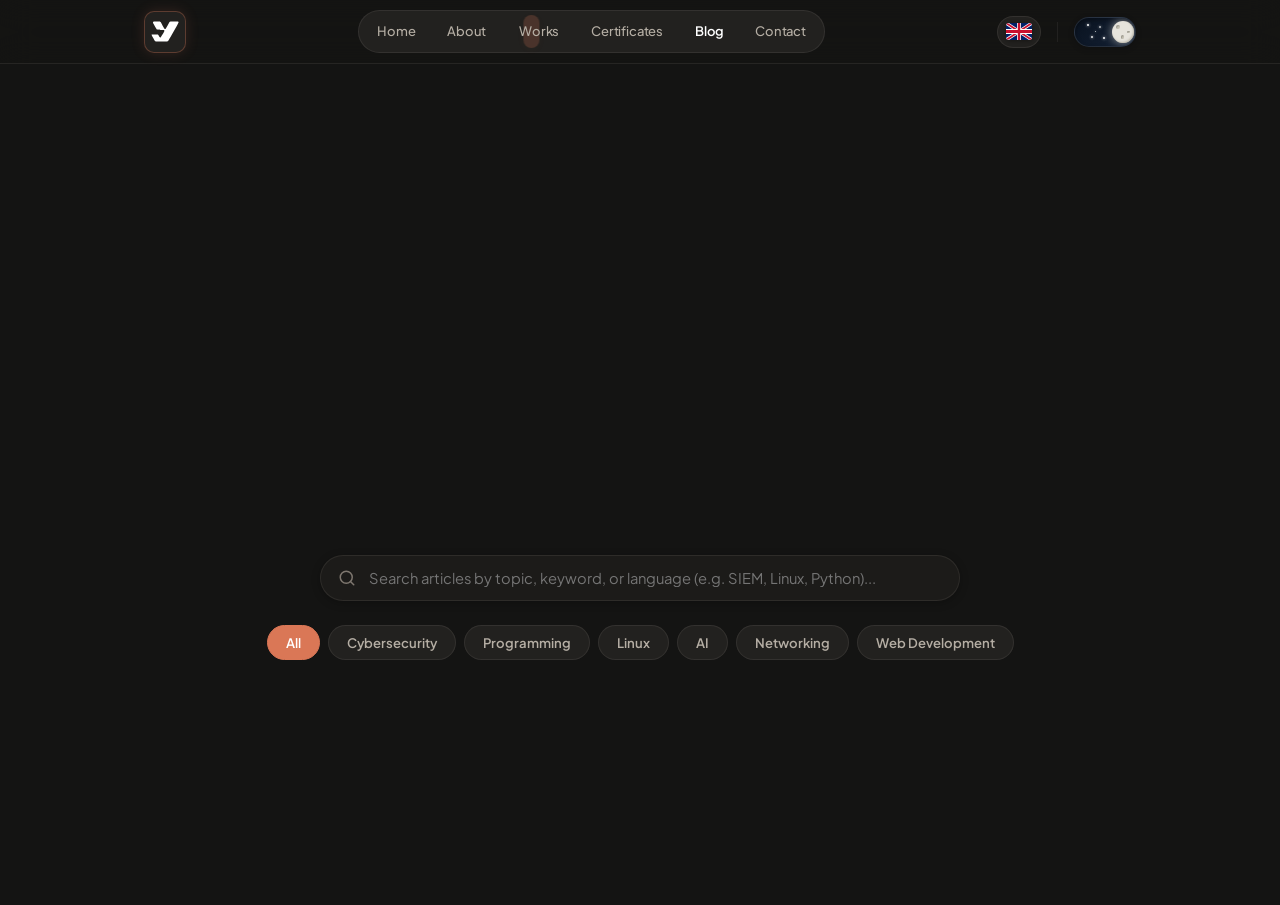
<file: blog-post.html>
<!DOCTYPE html>
<html lang="en" data-theme="dark">
<head>
    <meta charset="UTF-8">
    <meta name="viewport" content="width=device-width, initial-scale=1.0">
    <title>Technical Article — Yusuf Ali Aşkın</title>
    <meta name="description" content="In-depth technical article by Yusuf Ali Aşkın.">
    <meta name="author" content="Yusuf Ali Aşkın">
    <meta property="og:type" content="article">
    <link rel="icon" type="image/svg+xml" href="assets/images/logom.svg">
    <link rel="stylesheet" href="assets/css/style.css">
    <link rel="stylesheet" href="assets/css/animations.css">
    <link rel="stylesheet" href="assets/css/responsive.css">
    <script src="assets/js/theme.js"></script>
</head>
<body>
    <!-- Reading Progress Bar -->
    <div class="reading-progress-bar" id="reading-progress" aria-hidden="true"></div>
    <div id="navbar"></div>

    <!-- Article Header & Meta -->
    <header class="blog-post-header">
        <div class="container">
            <div class="blog-header-top-nav">
                <a href="blog.html" class="blog-back-btn" aria-label="Back to all articles">
                    <svg width="18" height="18" viewBox="0 0 24 24" fill="none" stroke="currentColor" stroke-width="2.5" stroke-linecap="round" stroke-linejoin="round"><line x1="19" y1="12" x2="5" y2="12"></line><polyline points="12 19 5 12 12 5"></polyline></svg>
                    <span data-i18n="blogBackBtn">Back to Articles</span>
                </a>
            </div>

            <div class="blog-post-meta">
                <span class="blog-category-badge" id="blog-post-category"></span>
                <span class="blog-post-date" id="blog-post-date"></span>
                <span class="blog-post-readtime" id="blog-post-readtime"></span>
            </div>

            <h1 class="blog-article-title" id="blog-post-title"></h1>
        </div>
    </header>

    <!-- Main Article Body -->
    <main class="container">
        <div class="blog-article-wrapper">
            <article class="blog-post-content" id="blog-post-content">
                <!-- Rendered by JavaScript -->
            </article>

            <!-- Author Signature Box -->
            <div class="card blog-author-card">
                <div class="author-avatar-wrap">
                    <img src="assets/images/logom.svg" alt="Yusuf Ali Aşkın Logo" class="author-avatar-img">
                </div>
                <div class="author-info-text">
                    <h4 class="author-name">Yusuf Ali Aşkın</h4>
                    <p class="author-role" data-i18n="heroSubtitle">Senior Software Engineer & Cybersecurity Specialist</p>
                    <p class="author-bio" data-i18n="aboutPreviewText">Architecting resilient software systems, proactive cybersecurity solutions, and scalable intelligent digital infrastructure.</p>
                </div>
            </div>
        </div>
    </main>

    <!-- Related Posts Section -->
    <section class="section related-posts-section">
        <div class="container">
            <div class="section-header text-center">
                <span class="section-label" data-i18n="blogRelatedTitle">Related Articles</span>
                <h3 data-i18n="blogMoreTopics">More from the Engineering Desk</h3>
            </div>
            <div class="blog-preview-grid" id="related-posts">
                <!-- Rendered by JavaScript -->
            </div>
        </div>
    </section>

    <div id="footer"></div>

    <button class="back-to-top" aria-label="Scroll to top">
        <svg width="20" height="20" viewBox="0 0 24 24" fill="none" stroke="currentColor" stroke-width="2" stroke-linecap="round" stroke-linejoin="round"><polyline points="18 15 12 9 6 15"/></svg>
    </button>

    <script src="assets/js/language.js"></script>
    <script src="assets/js/animations.js"></script>
    <script src="assets/js/projects.js"></script>
    <script src="assets/js/main.js"></script>
</body>
</html>
</file>
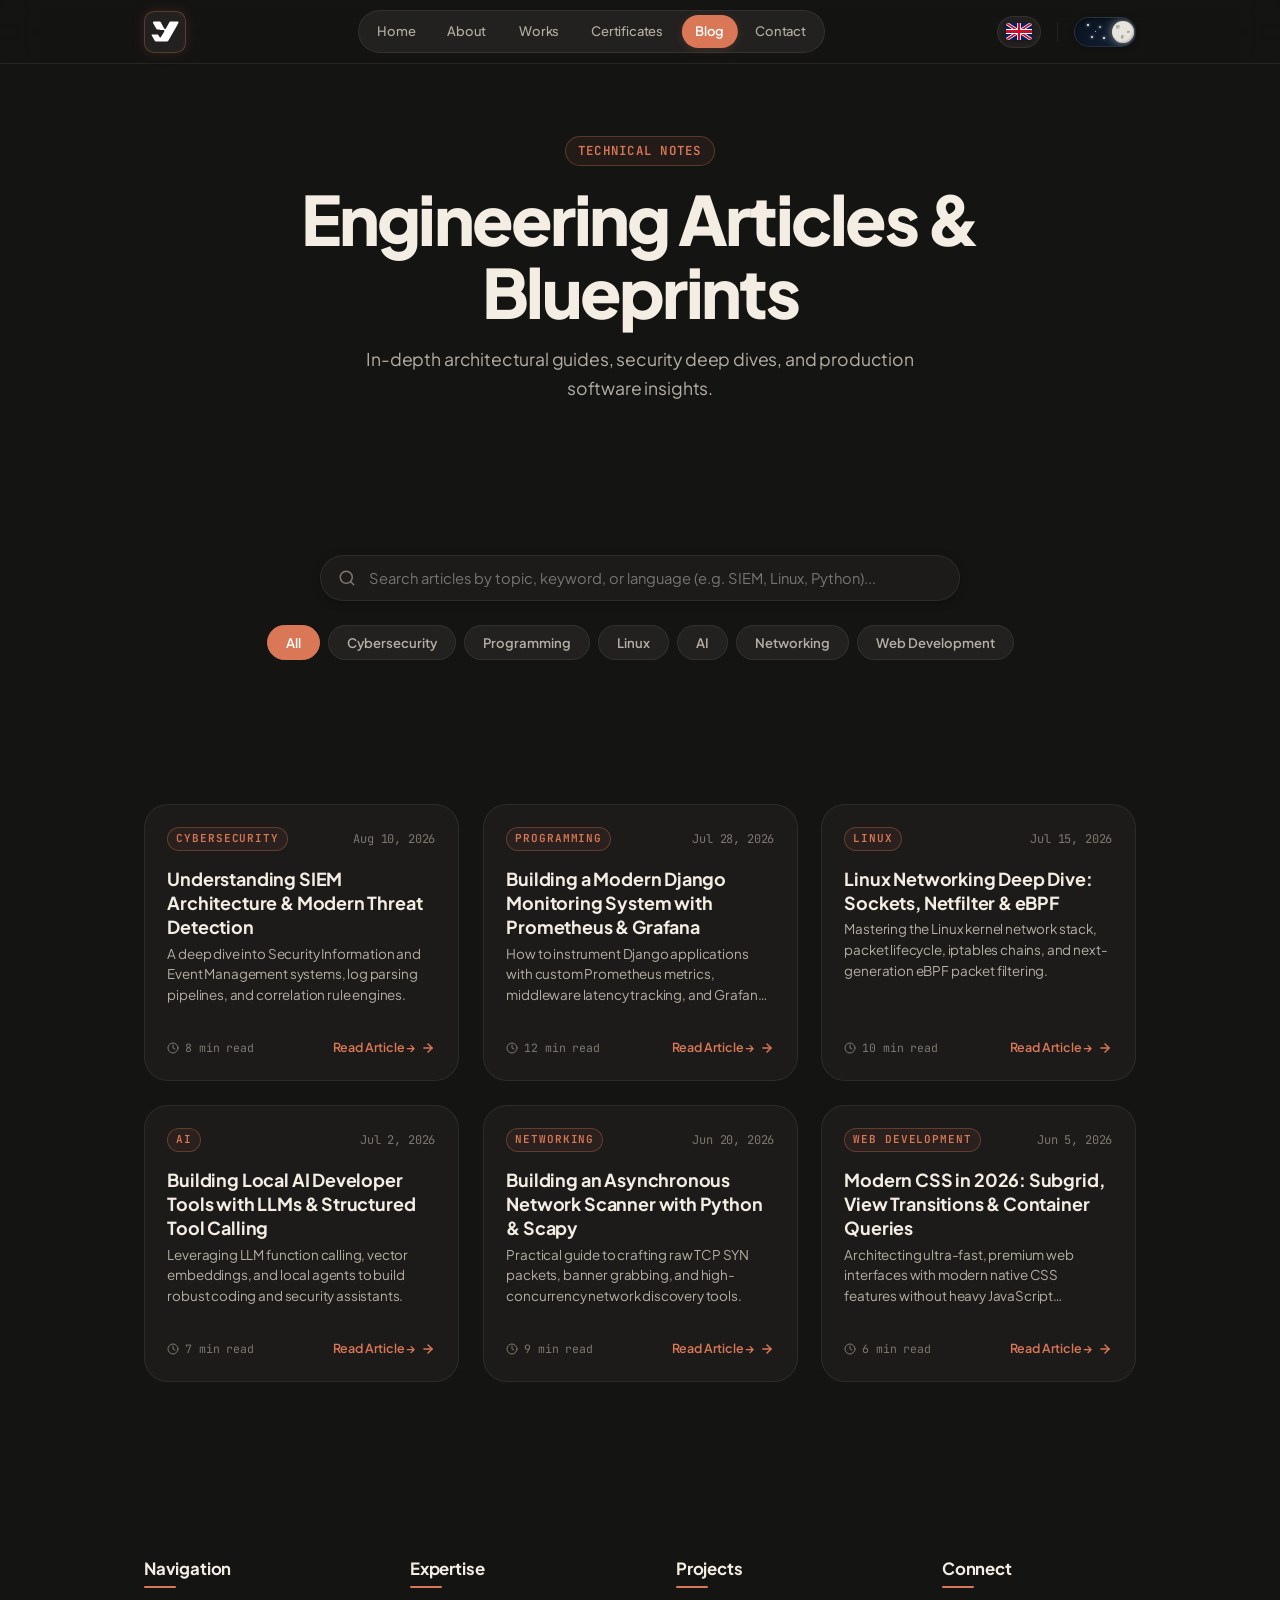
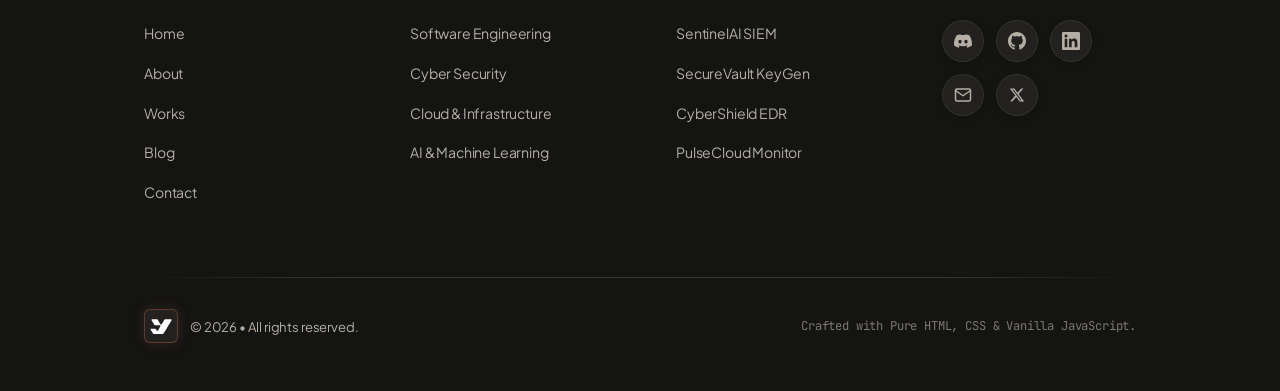
<file: blog.html>
<!DOCTYPE html>
<html lang="en" data-theme="dark">
<head>
    <meta charset="UTF-8">
    <meta name="viewport" content="width=device-width, initial-scale=1.0">
    <title>Technical Blog — Yusuf Ali Aşkın</title>
    <meta name="description" content="Technical blog by Yusuf Ali Aşkın — in-depth engineering articles on cybersecurity, software systems, Linux kernel networking, and AI.">
    <meta name="keywords" content="Yusuf Ali Aşkın, technical blog, cybersecurity, programming, Linux networking, SIEM architecture, AI tools, web systems">
    <meta name="author" content="Yusuf Ali Aşkın">
    <meta name="theme-color" content="#0A0A0C">
    <meta property="og:title" content="Technical Blog — Yusuf Ali Aşkın">
    <meta property="og:description" content="In-depth engineering articles on cybersecurity, software systems, Linux networking, and AI.">
    <meta property="og:type" content="website">
    <meta property="og:url" content="https://yusufaliaskin.com/blog.html">
    <meta property="og:image" content="assets/images/og-preview.png">
    <meta name="twitter:card" content="summary_large_image">
    <meta name="twitter:title" content="Technical Blog — Yusuf Ali Aşkın">
    <meta name="twitter:description" content="Engineering articles on cybersecurity, SIEM, Linux, and AI.">
    <meta name="twitter:image" content="assets/images/og-preview.png">
    <link rel="icon" type="image/svg+xml" href="assets/images/logom.svg">
    <link rel="stylesheet" href="assets/css/style.css">
    <link rel="stylesheet" href="assets/css/animations.css">
    <link rel="stylesheet" href="assets/css/responsive.css">
    <script src="assets/js/theme.js"></script>
</head>
<body>
    <div class="scroll-progress" aria-hidden="true"></div>
    <div id="navbar"></div>

    <!-- Page Hero -->
    <section class="page-hero">
        <div class="container text-center">
            <span class="section-label" data-i18n="blogPageLabel">Technical Articles</span>
            <h1 data-i18n="blogPageTitle">Engineering Notes & Insights</h1>
            <p data-i18n="blogPageDescription">In-depth guides, architectural blueprints, and production insights across software engineering and cybersecurity.</p>
        </div>
    </section>

    <!-- Blog Posts & Filters -->
    <section class="section" id="blog-section">
        <div class="container">
            <!-- Search & Filter Controls -->
            <div class="blog-controls-wrapper">
                <div class="blog-search-box">
                    <svg class="search-icon" width="18" height="18" viewBox="0 0 24 24" fill="none" stroke="currentColor" stroke-width="2" stroke-linecap="round" stroke-linejoin="round"><circle cx="11" cy="11" r="8"></circle><line x1="21" y1="21" x2="16.65" y2="16.65"></line></svg>
                    <input type="text" id="blog-search-input" placeholder="Search technical articles by topic, keyword, or tag..." data-i18n-placeholder="blogSearchPlaceholder" autocomplete="off">
                </div>

                <div class="filter-bar" id="blog-filters" role="group" aria-label="Blog category filters">
                    <button class="filter-btn active" data-filter="All" data-i18n="blogFilterAll">All</button>
                    <button class="filter-btn" data-filter="Cybersecurity" data-i18n="blogFilterSecurity">Cybersecurity</button>
                    <button class="filter-btn" data-filter="Programming" data-i18n="blogFilterDev">Programming</button>
                    <button class="filter-btn" data-filter="Linux" data-i18n="blogFilterLinux">Linux</button>
                    <button class="filter-btn" data-filter="AI" data-i18n="blogFilterAI">AI</button>
                    <button class="filter-btn" data-filter="Networking" data-i18n="blogFilterNetwork">Networking</button>
                    <button class="filter-btn" data-filter="Web Development" data-i18n="blogFilterWeb">Web Development</button>
                </div>
            </div>

            <!-- Blog Grid -->
            <div class="blog-preview-grid" id="all-blog-posts">
                <!-- Rendered by JavaScript -->
            </div>
        </div>
    </section>

    <div id="footer"></div>

    <button class="back-to-top" aria-label="Scroll to top">
        <svg width="20" height="20" viewBox="0 0 24 24" fill="none" stroke="currentColor" stroke-width="2" stroke-linecap="round" stroke-linejoin="round"><polyline points="18 15 12 9 6 15"/></svg>
    </button>

    <script src="assets/js/language.js"></script>
    <script src="assets/js/animations.js"></script>
    <script src="assets/js/projects.js"></script>
    <script src="assets/js/main.js"></script>
</body>
</html>
</file>
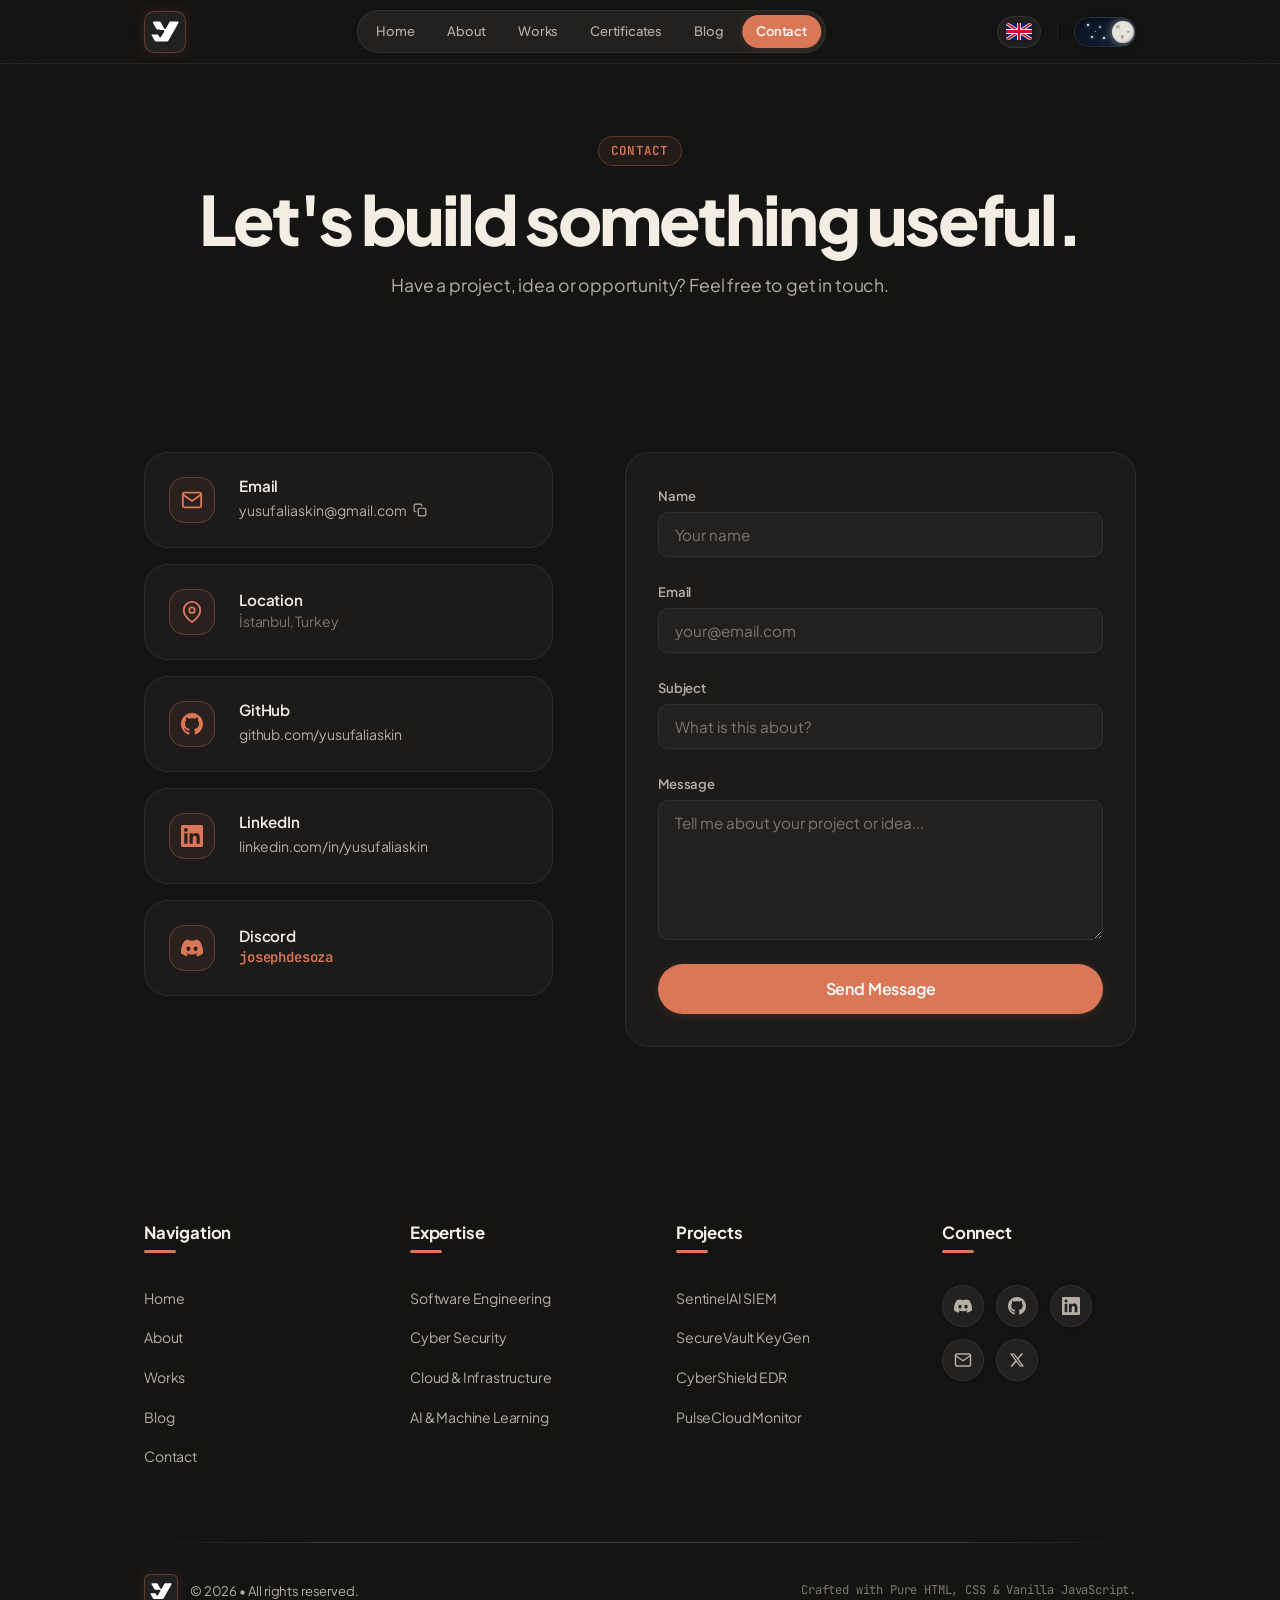
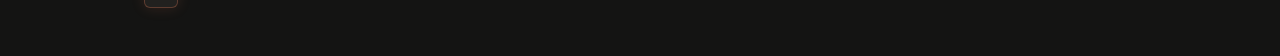
<file: contact.html>
<!DOCTYPE html>
<html lang="en" data-theme="dark">
<head>
    <meta charset="UTF-8">
    <meta name="viewport" content="width=device-width, initial-scale=1.0">
    <title>Contact — Yusuf Ali Aşkın</title>
    <meta name="description" content="Get in touch with Yusuf Ali Aşkın — software developer and cybersecurity enthusiast. Let's build something useful together.">
    <meta name="keywords" content="Yusuf Ali Aşkın, contact, hire, developer, cybersecurity">
    <meta name="author" content="Yusuf Ali Aşkın">
    <meta name="theme-color" content="#0A0A0C">
    <meta property="og:title" content="Contact — Yusuf Ali Aşkın">
    <meta property="og:description" content="Direct engineering contact, encrypted messaging, and collaboration channels for Yusuf Ali Aşkın.">
    <meta property="og:type" content="website">
    <meta property="og:url" content="https://yusufaliaskin.com/contact.html">
    <meta property="og:image" content="assets/images/og-preview.png">
    <meta name="twitter:card" content="summary_large_image">
    <meta name="twitter:title" content="Contact — Yusuf Ali Aşkın">
    <meta name="twitter:description" content="Direct engineering contact, encrypted messaging, and collaboration channels.">
    <meta name="twitter:image" content="assets/images/og-preview.png">
    <link rel="icon" type="image/svg+xml" href="assets/images/logom.svg">
    <link rel="stylesheet" href="assets/css/style.css">
    <link rel="stylesheet" href="assets/css/animations.css">
    <link rel="stylesheet" href="assets/css/responsive.css">
    <script src="assets/js/theme.js"></script>
</head>
<body>
    <div class="scroll-progress" aria-hidden="true"></div>
    <div id="navbar"></div>

    <!-- Page Hero -->
    <section class="page-hero">
        <div class="container">
            <span class="section-label" data-i18n="contactPageLabel">Contact</span>
            <h1 data-i18n="contactPageTitle">Let's build something useful.</h1>
            <p data-i18n="contactPageDescription">Have a project, idea or opportunity? Feel free to get in touch.</p>
        </div>
    </section>

    <!-- Contact Section -->
    <section class="section" id="contact-section">
        <div class="container">
            <div class="contact-grid">
                <!-- Contact Information -->
                <div class="reveal">
                    <div class="card contact-info-card">
                        <div class="contact-icon">
                            <svg width="22" height="22" viewBox="0 0 24 24" fill="none" stroke="currentColor" stroke-width="2" stroke-linecap="round" stroke-linejoin="round"><path d="M4 4h16c1.1 0 2 .9 2 2v12c0 1.1-.9 2-2 2H4c-1.1 0-2-.9-2-2V6c0-1.1.9-2 2-2z"/><polyline points="22,6 12,13 2,6"/></svg>
                        </div>
                        <div class="contact-info-text">
                            <h4 data-i18n="contactEmail">Email</h4>
                            <button class="copy-email-btn" data-email="yusufaliaskin@gmail.com" aria-label="Copy email" data-i18n-aria="contactCopyEmail">
                                yusufaliaskin@gmail.com
                                <svg width="14" height="14" viewBox="0 0 24 24" fill="none" stroke="currentColor" stroke-width="2" stroke-linecap="round" stroke-linejoin="round"><rect x="9" y="9" width="13" height="13" rx="2" ry="2"/><path d="M5 15H4a2 2 0 0 1-2-2V4a2 2 0 0 1 2-2h9a2 2 0 0 1 2 2v1"/></svg>
                            </button>
                        </div>
                    </div>

                    <div class="card contact-info-card">
                        <div class="contact-icon">
                            <svg width="22" height="22" viewBox="0 0 24 24" fill="none" stroke="currentColor" stroke-width="2" stroke-linecap="round" stroke-linejoin="round"><path d="M21 10c0 7-9 13-9 13s-9-6-9-13a9 9 0 0 1 18 0z"/><circle cx="12" cy="10" r="3"/></svg>
                        </div>
                        <div class="contact-info-text">
                            <h4 data-i18n="contactLocation">Location</h4>
                            <p data-i18n="contactLocationValue">İstanbul, Turkey</p>
                        </div>
                    </div>

                    <div class="card contact-info-card">
                        <div class="contact-icon">
                            <svg width="22" height="22" viewBox="0 0 24 24" fill="currentColor"><path d="M12 0c-6.626 0-12 5.373-12 12 0 5.302 3.438 9.8 8.207 11.387.599.111.793-.261.793-.577v-2.234c-3.338.726-4.033-1.416-4.033-1.416-.546-1.387-1.333-1.756-1.333-1.756-1.089-.745.083-.729.083-.729 1.205.084 1.839 1.237 1.839 1.237 1.07 1.834 2.807 1.304 3.492.997.107-.775.418-1.305.762-1.604-2.665-.305-5.467-1.334-5.467-5.931 0-1.311.469-2.381 1.236-3.221-.124-.303-.535-1.524.117-3.176 0 0 1.008-.322 3.301 1.23.957-.266 1.983-.399 3.003-.404 1.02.005 2.047.138 3.006.404 2.291-1.552 3.297-1.23 3.297-1.23.653 1.653.242 2.874.118 3.176.77.84 1.235 1.911 1.235 3.221 0 4.609-2.807 5.624-5.479 5.921.43.372.823 1.102.823 2.222v3.293c0 .319.192.694.801.576 4.765-1.589 8.199-6.086 8.199-11.386 0-6.627-5.373-12-12-12z"/></svg>
                        </div>
                        <div class="contact-info-text">
                            <h4>GitHub</h4>
                            <a href="https://github.com/yusufaliaskin" target="_blank" rel="noopener noreferrer">github.com/yusufaliaskin</a>
                        </div>
                    </div>

                    <div class="card contact-info-card">
                        <div class="contact-icon">
                            <svg width="22" height="22" viewBox="0 0 24 24" fill="currentColor"><path d="M20.447 20.452h-3.554v-5.569c0-1.328-.027-3.037-1.852-3.037-1.853 0-2.136 1.445-2.136 2.939v5.667H9.351V9h3.414v1.561h.046c.477-.9 1.637-1.85 3.37-1.85 3.601 0 4.267 2.37 4.267 5.455v6.286zM5.337 7.433c-1.144 0-2.063-.926-2.063-2.065 0-1.138.92-2.063 2.063-2.063 1.14 0 2.064.925 2.064 2.063 0 1.139-.925 2.065-2.064 2.065zm1.782 13.019H3.555V9h3.564v11.452zM22.225 0H1.771C.792 0 0 .774 0 1.729v20.542C0 23.227.792 24 1.771 24h20.451C23.2 24 24 23.227 24 22.271V1.729C24 .774 23.2 0 22.222 0h.003z"/></svg>
                        </div>
                        <div class="contact-info-text">
                            <h4>LinkedIn</h4>
                            <a href="https://www.linkedin.com/in/yusufaliaskin/" target="_blank" rel="noopener noreferrer">linkedin.com/in/yusufaliaskin</a>
                        </div>
                    </div>

                    <div class="card contact-info-card">
                        <div class="contact-icon">
                            <svg width="22" height="22" viewBox="0 0 24 24" fill="currentColor"><path d="M20.317 4.37a19.791 19.791 0 0 0-4.885-1.515.074.074 0 0 0-.079.037c-.21.375-.444.864-.608 1.25a18.27 18.27 0 0 0-5.487 0 12.64 12.64 0 0 0-.617-1.25.077.077 0 0 0-.079-.037A19.736 19.736 0 0 0 3.677 4.37a.07.07 0 0 0-.032.027C.533 9.046-.32 13.58.099 18.057a.082.082 0 0 0 .031.057 19.9 19.9 0 0 0 5.993 3.03.078.078 0 0 0 .084-.028c.462-.63.874-1.295 1.226-1.994.021-.041.001-.09-.041-.106a13.107 13.107 0 0 1-1.872-.892.077.077 0 0 1-.008-.128 10.2 10.2 0 0 0 .372-.292.074.074 0 0 1 .077-.01c3.929 1.793 8.18 1.793 12.061 0a.074.074 0 0 1 .078.01c.12.098.246.198.373.292a.077.077 0 0 1-.006.127 12.299 12.299 0 0 1-1.873.893.077.077 0 0 0-.041.107c.36.698.772 1.362 1.225 1.993a.076.076 0 0 0 .084.028 19.839 19.839 0 0 0 6.002-3.03.077.077 0 0 0 .032-.054c.5-5.177-.838-9.674-3.549-13.66a.061.061 0 0 0-.031-.028zM8.02 15.33c-1.183 0-2.157-1.085-2.157-2.419 0-1.333.956-2.419 2.157-2.419 1.21 0 2.176 1.096 2.157 2.42 0 1.333-.956 2.418-2.157 2.418zm7.975 0c-1.183 0-2.157-1.085-2.157-2.419 0-1.333.955-2.419 2.157-2.419 1.21 0 2.176 1.096 2.157 2.42 0 1.333-.946 2.418-2.157 2.418z"/></svg>
                        </div>
                        <div class="contact-info-text">
                            <h4>Discord</h4>
                            <p class="contact-discord-tag" style="font-family: var(--font-mono); color: var(--text-accent); font-weight: 600; margin: 0;">josephdesoza</p>
                        </div>
                    </div>
                </div>

                <!-- Contact Form -->
                <div class="reveal-right">
                    <form class="contact-form card" id="contact-form" novalidate>
                        <div class="form-group">
                            <label for="contact-name" data-i18n="contactFormName">Name</label>
                            <input type="text" id="contact-name" required data-i18n-placeholder="contactFormNamePlaceholder" placeholder="Your name" autocomplete="name">
                            <span class="error-message" data-i18n="contactFormNameError">Please enter your name.</span>
                        </div>
                        <div class="form-group">
                            <label for="contact-email" data-i18n="contactFormEmail">Email</label>
                            <input type="email" id="contact-email" required data-i18n-placeholder="contactFormEmailPlaceholder" placeholder="your@email.com" autocomplete="email">
                            <span class="error-message" data-i18n="contactFormEmailError">Please enter a valid email address.</span>
                        </div>
                        <div class="form-group">
                            <label for="contact-subject" data-i18n="contactFormSubject">Subject</label>
                            <input type="text" id="contact-subject" data-i18n-placeholder="contactFormSubjectPlaceholder" placeholder="What is this about?">
                        </div>
                        <div class="form-group">
                            <label for="contact-message" data-i18n="contactFormMessage">Message</label>
                            <textarea id="contact-message" rows="6" required data-i18n-placeholder="contactFormMessagePlaceholder" placeholder="Tell me about your project or idea..."></textarea>
                            <span class="error-message" data-i18n="contactFormMessageError">Please enter your message.</span>
                        </div>
                        <button type="submit" class="btn btn-primary btn-lg" data-i18n="contactFormSend">Send Message</button>
                    </form>
                </div>
            </div>
        </div>
    </section>

    <div id="footer"></div>

    <button class="back-to-top" aria-label="Scroll to top">
        <svg width="20" height="20" viewBox="0 0 24 24" fill="none" stroke="currentColor" stroke-width="2" stroke-linecap="round" stroke-linejoin="round"><polyline points="18 15 12 9 6 15"/></svg>
    </button>

    <script src="assets/js/language.js"></script>
    <script src="assets/js/animations.js"></script>
    <script src="assets/js/projects.js"></script>
    <script src="assets/js/main.js"></script>
</body>
</html>
</file>
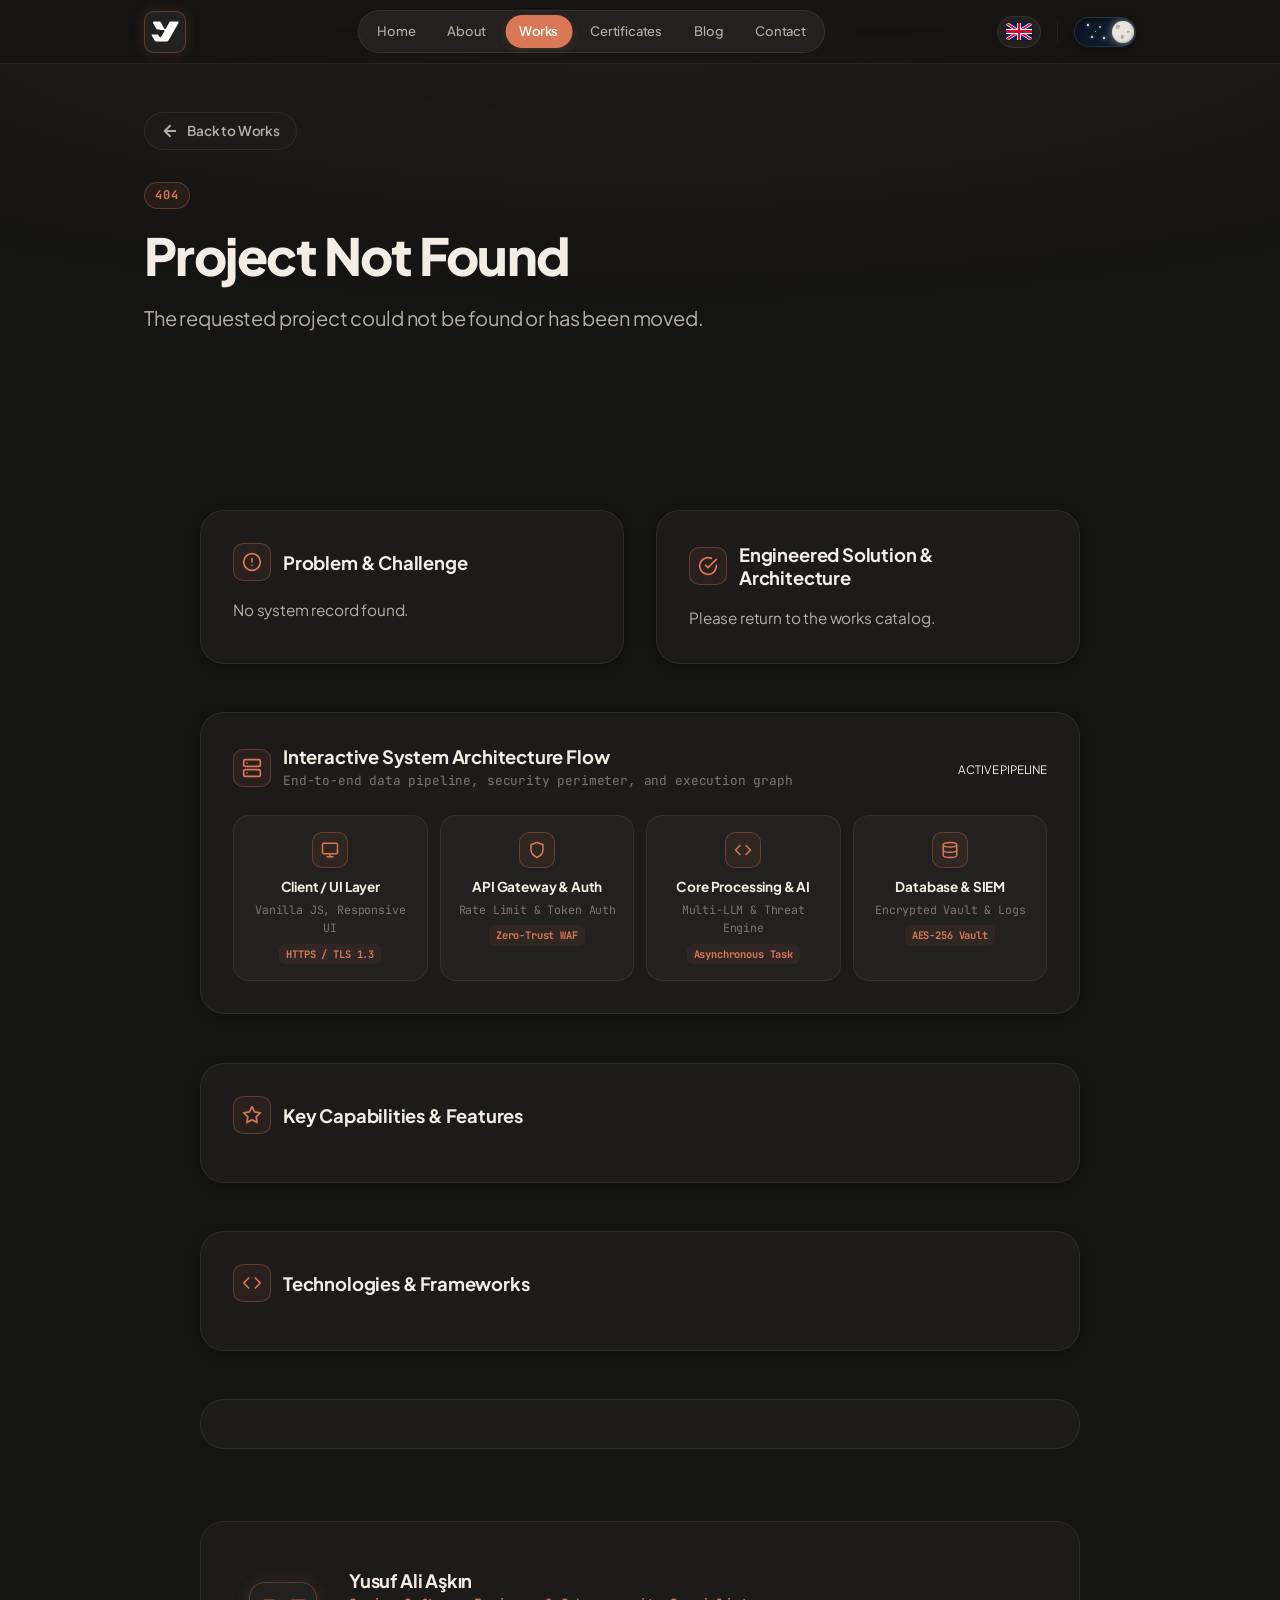
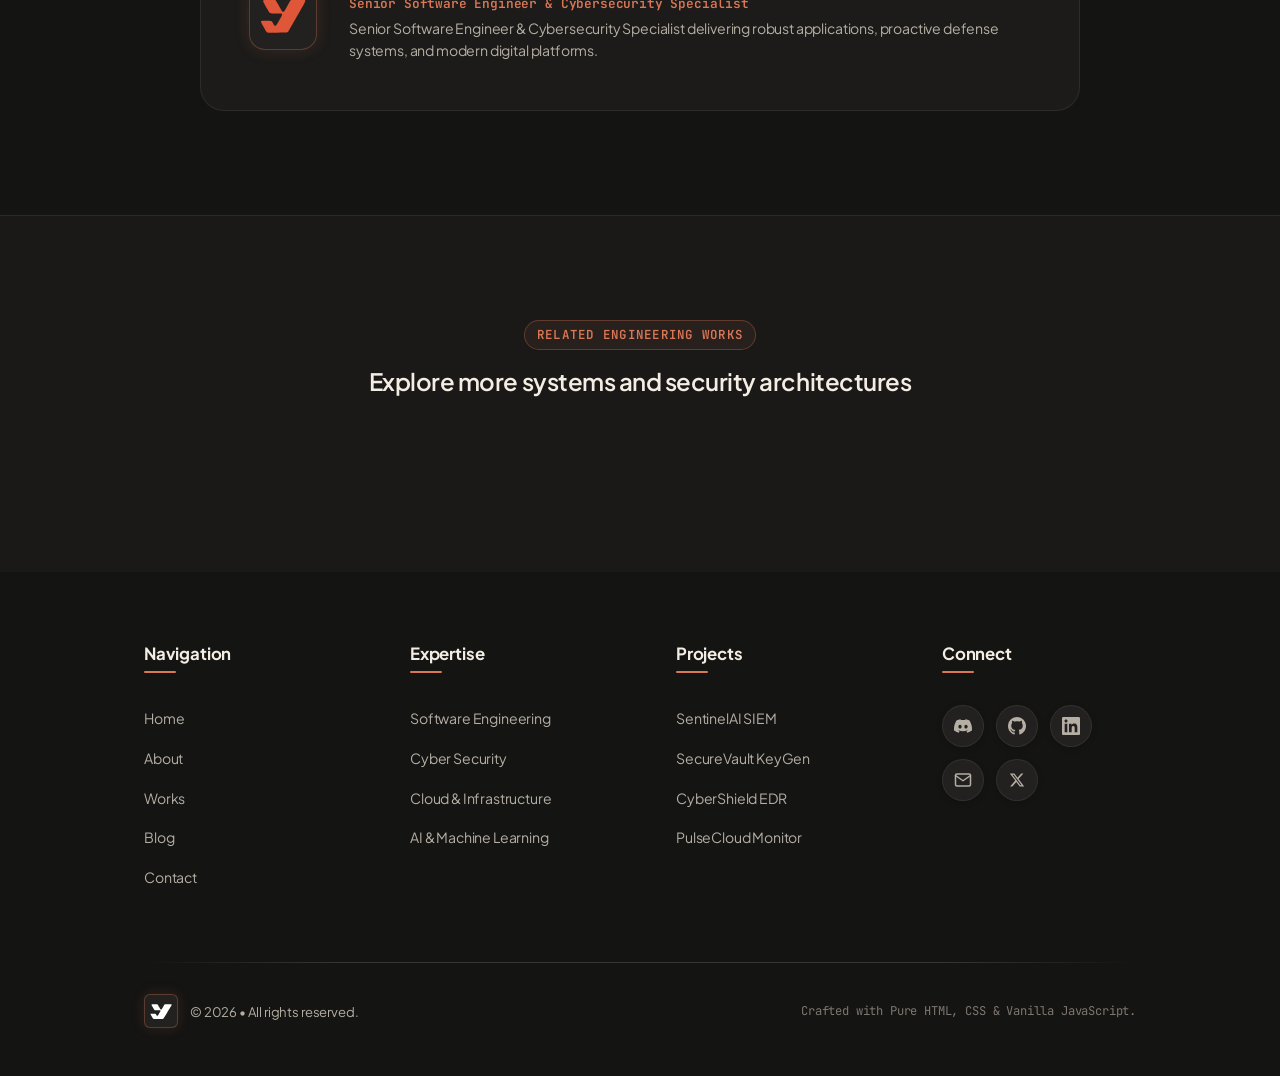
<file: work-detail.html>
<!DOCTYPE html>
<html lang="en" data-theme="dark">
<head>
    <meta charset="UTF-8">
    <meta name="viewport" content="width=device-width, initial-scale=1.0">
    <title>Project Details — Yusuf Ali Aşkın</title>
    <meta name="description" content="Detailed engineering architecture, problem statement, and solution for projects by Yusuf Ali Aşkın.">
    <meta name="author" content="Yusuf Ali Aşkın">
    <meta property="og:type" content="article">
    <link rel="icon" type="image/svg+xml" href="assets/images/logom.svg">
    <link rel="stylesheet" href="assets/css/style.css">
    <link rel="stylesheet" href="assets/css/animations.css">
    <link rel="stylesheet" href="assets/css/responsive.css">
    <script src="assets/js/theme.js"></script>
</head>
<body>
    <!-- Reading Progress Bar -->
    <div class="reading-progress-bar" id="reading-progress" aria-hidden="true"></div>
    <div id="navbar"></div>

    <!-- Project Header & Meta -->
    <header class="work-post-header">
        <div class="container">
            <div class="work-header-top-nav">
                <a href="works.html" class="work-back-btn" aria-label="Back to all works">
                    <svg width="18" height="18" viewBox="0 0 24 24" fill="none" stroke="currentColor" stroke-width="2.5" stroke-linecap="round" stroke-linejoin="round"><line x1="19" y1="12" x2="5" y2="12"></line><polyline points="12 19 5 12 12 5"></polyline></svg>
                    <span data-i18n="workBackBtn">Back to Works</span>
                </a>
            </div>

            <div class="work-post-meta">
                <span class="work-category-badge" id="work-category"></span>
            </div>

            <h1 class="work-article-title" id="work-title"></h1>
            <p class="work-lead-description" id="work-description"></p>
        </div>
    </header>

    <!-- Main Project Body -->
    <main class="container">
        <div class="work-article-wrapper">
            <!-- Problem & Solution Overview Grid -->
            <div class="work-overview-grid">
                <!-- Problem Card -->
                <div class="work-detail-card" id="work-problem-card">
                    <div class="work-detail-card-header">
                        <div class="work-detail-card-icon">
                            <svg width="20" height="20" viewBox="0 0 24 24" fill="none" stroke="currentColor" stroke-width="2" stroke-linecap="round" stroke-linejoin="round">
                                <circle cx="12" cy="12" r="10"></circle>
                                <line x1="12" y1="8" x2="12" y2="12"></line>
                                <line x1="12" y1="16" x2="12.01" y2="16"></line>
                            </svg>
                        </div>
                        <h3 class="work-detail-card-title" data-i18n="workProblemLabel">Problem & Challenge</h3>
                    </div>
                    <div class="work-detail-card-body" id="work-problem-body">
                        <!-- Rendered by JavaScript -->
                    </div>
                </div>

                <!-- Solution Card -->
                <div class="work-detail-card" id="work-solution-card">
                    <div class="work-detail-card-header">
                        <div class="work-detail-card-icon">
                            <svg width="20" height="20" viewBox="0 0 24 24" fill="none" stroke="currentColor" stroke-width="2" stroke-linecap="round" stroke-linejoin="round">
                                <path d="M22 11.08V12a10 10 0 1 1-5.93-9.14"></path>
                                <polyline points="22 4 12 14.01 9 11.01"></polyline>
                            </svg>
                        </div>
                        <h3 class="work-detail-card-title" data-i18n="workSolutionLabel">Engineered Solution & Architecture</h3>
                    </div>
                    <div class="work-detail-card-body" id="work-solution-body">
                        <!-- Rendered by JavaScript -->
                    </div>
                </div>
            </div>

            <!-- Feature 2: Interactive System Architecture Flow Diagram -->
            <div class="arch-flow-wrapper reveal" id="arch-flow-section">
                <div class="arch-flow-header">
                    <div class="arch-flow-header-left">
                        <div class="work-detail-card-icon">
                            <svg width="20" height="20" viewBox="0 0 24 24" fill="none" stroke="currentColor" stroke-width="2" stroke-linecap="round" stroke-linejoin="round">
                                <rect x="2" y="2" width="20" height="8" rx="2" ry="2"></rect>
                                <rect x="2" y="14" width="20" height="8" rx="2" ry="2"></rect>
                                <line x1="6" y1="6" x2="6.01" y2="6"></line>
                                <line x1="6" y1="18" x2="6.01" y2="18"></line>
                            </svg>
                        </div>
                        <div>
                            <h3 class="work-detail-card-title" data-i18n="archFlowTitle">Interactive System Architecture Flow</h3>
                            <p style="font-size: 0.8rem; color: var(--text-muted); font-family: var(--font-mono); margin-top: 2px;" data-i18n="archFlowSubtitle">End-to-end data pipeline and security perimeter</p>
                        </div>
                    </div>
                    <div class="telemetry-pulse-status">
                        <span class="radar-live-dot"></span>
                        <span style="font-size: 0.72rem;">ACTIVE PIPELINE</span>
                    </div>
                </div>

                <div class="arch-flow-grid">
                    <!-- Node 1: Client -->
                    <div class="arch-node">
                        <div class="arch-node-icon">
                            <svg width="18" height="18" viewBox="0 0 24 24" fill="none" stroke="currentColor" stroke-width="2" stroke-linecap="round" stroke-linejoin="round"><rect x="2" y="3" width="20" height="14" rx="2" ry="2"></rect><line x1="8" y1="21" x2="16" y2="21"></line><line x1="12" y1="17" x2="12" y2="21"></line></svg>
                        </div>
                        <div class="arch-node-title" data-i18n="archClientTitle">Client / UI Layer</div>
                        <div class="arch-node-desc" data-i18n="archClientDesc">Vanilla JS, Responsive UI</div>
                        <span class="arch-node-tag">HTTPS / TLS 1.3</span>
                    </div>

                    <!-- Node 2: Gateway -->
                    <div class="arch-node">
                        <div class="arch-node-icon">
                            <svg width="18" height="18" viewBox="0 0 24 24" fill="none" stroke="currentColor" stroke-width="2" stroke-linecap="round" stroke-linejoin="round"><path d="M12 22s8-4 8-10V5l-8-3-8 3v7c0 6 8 10 8 10z"></path></svg>
                        </div>
                        <div class="arch-node-title" data-i18n="archGatewayTitle">API Gateway & Auth</div>
                        <div class="arch-node-desc" data-i18n="archGatewayDesc">Rate Limit & Token Auth</div>
                        <span class="arch-node-tag">Zero-Trust WAF</span>
                    </div>

                    <!-- Node 3: Core & Multi-LLM Engine -->
                    <div class="arch-node">
                        <div class="arch-node-icon">
                            <svg width="18" height="18" viewBox="0 0 24 24" fill="none" stroke="currentColor" stroke-width="2" stroke-linecap="round" stroke-linejoin="round"><polyline points="16 18 22 12 16 6"></polyline><polyline points="8 6 2 12 8 18"></polyline></svg>
                        </div>
                        <div class="arch-node-title" data-i18n="archCoreTitle">Core Processing & AI</div>
                        <div class="arch-node-desc" data-i18n="archCoreDesc">Multi-LLM & Threat Engine</div>
                        <span class="arch-node-tag">Asynchronous Task</span>
                    </div>

                    <!-- Node 4: Storage & SIEM -->
                    <div class="arch-node">
                        <div class="arch-node-icon">
                            <svg width="18" height="18" viewBox="0 0 24 24" fill="none" stroke="currentColor" stroke-width="2" stroke-linecap="round" stroke-linejoin="round"><ellipse cx="12" cy="5" rx="9" ry="3"></ellipse><path d="M21 12c0 1.66-4 3-9 3s-9-1.34-9-3"></path><path d="M3 5v14c0 1.66 4 3 9 3s9-1.34 9-3V5"></path></svg>
                        </div>
                        <div class="arch-node-title" data-i18n="archDbTitle">Database & SIEM</div>
                        <div class="arch-node-desc" data-i18n="archDbDesc">Encrypted Vault & Logs</div>
                        <span class="arch-node-tag">AES-256 Vault</span>
                    </div>
                </div>
            </div>

            <!-- Key Features Card -->
            <div class="work-detail-card work-features-card" id="work-features-card">
                <div class="work-detail-card-header">
                    <div class="work-detail-card-icon">
                        <svg width="20" height="20" viewBox="0 0 24 24" fill="none" stroke="currentColor" stroke-width="2" stroke-linecap="round" stroke-linejoin="round">
                            <polygon points="12 2 15.09 8.26 22 9.27 17 14.14 18.18 21.02 12 17.77 5.82 21.02 7 14.14 2 9.27 8.91 8.26 12 2"></polygon>
                        </svg>
                    </div>
                    <h3 class="work-detail-card-title" data-i18n="workFeaturesLabel">Key Capabilities & Features</h3>
                </div>
                <div class="work-features-list" id="work-features-list">
                    <!-- Rendered by JavaScript -->
                </div>
            </div>

            <!-- Tech Stack Pill Matrix Card -->
            <div class="work-detail-card work-techs-card" id="work-techs-card">
                <div class="work-detail-card-header">
                    <div class="work-detail-card-icon">
                        <svg width="20" height="20" viewBox="0 0 24 24" fill="none" stroke="currentColor" stroke-width="2" stroke-linecap="round" stroke-linejoin="round">
                            <polyline points="16 18 22 12 16 6"></polyline>
                            <polyline points="8 6 2 12 8 18"></polyline>
                        </svg>
                    </div>
                    <h3 class="work-detail-card-title" data-i18n="workTechStackLabel">Technologies & Frameworks</h3>
                </div>
                <div class="work-techs-container" id="work-techs-container">
                    <!-- Rendered by JavaScript -->
                </div>
            </div>

            <!-- Action Buttons (GitHub / Live Demo) -->
            <div class="work-actions-bar" id="work-actions-bar">
                <a href="#" target="_blank" rel="noopener noreferrer" class="btn btn-primary" id="work-github-btn">
                    <svg width="18" height="18" viewBox="0 0 24 24" fill="currentColor"><path d="M12 0c-6.626 0-12 5.373-12 12 0 5.302 3.438 9.8 8.207 11.387.599.111.793-.261.793-.577v-2.234c-3.338.726-4.033-1.416-4.033-1.416-.546-1.387-1.333-1.756-1.333-1.756-1.089-.745.083-.729.083-.729 1.205.084 1.839 1.237 1.839 1.237 1.07 1.834 2.807 1.304 3.492.997.107-.775.418-1.305.762-1.604-2.665-.305-5.467-1.334-5.467-5.931 0-1.311.469-2.381 1.236-3.221-.124-.303-.535-1.524.117-3.176 0 0 1.008-.322 3.301 1.23.957-.266 1.983-.399 3.003-.404 1.02.005 2.047.138 3.006.404 2.291-1.552 3.297-1.23 3.297-1.23.653 1.653.242 2.874.118 3.176.77.84 1.235 1.911 1.235 3.221 0 4.609-2.807 5.624-5.479 5.921.43.372.823 1.102.823 2.222v3.293c0 .319.192.694.801.576 4.765-1.589 8.199-6.086 8.199-11.386 0-6.627-5.373-12-12-12z"/></svg>
                    <span data-i18n="workSourceCode">View Source Code</span>
                </a>
                <a href="#" target="_blank" rel="noopener noreferrer" class="btn btn-secondary" id="work-demo-btn" style="display: none;">
                    <svg width="18" height="18" viewBox="0 0 24 24" fill="none" stroke="currentColor" stroke-width="2" stroke-linecap="round" stroke-linejoin="round"><path d="M18 13v6a2 2 0 0 1-2 2H5a2 2 0 0 1-2-2V8a2 2 0 0 1 2-2h6"></path><polyline points="15 3 21 3 21 9"></polyline><line x1="10" y1="14" x2="21" y2="3"></line></svg>
                    <span data-i18n="workLiveDemo">Launch Live Demo</span>
                </a>
            </div>

            <!-- Author Signature Box -->
            <div class="card blog-author-card">
                <div class="author-avatar-wrap">
                    <img src="assets/images/logom.svg" alt="Yusuf Ali Aşkın Logo" class="author-avatar-img">
                </div>
                <div class="author-info-text">
                    <h4 class="author-name">Yusuf Ali Aşkın</h4>
                    <p class="author-role" data-i18n="heroSubtitle">Senior Software Engineer & Cybersecurity Specialist</p>
                    <p class="author-bio" data-i18n="aboutPreviewText">Architecting resilient software systems, proactive cybersecurity solutions, and scalable intelligent digital infrastructure.</p>
                </div>
            </div>
        </div>
    </main>

    <!-- Related Projects Section -->
    <section class="section related-works-section">
        <div class="container">
            <div class="section-header text-center">
                <span class="section-label" data-i18n="workRelatedTitle">Related Engineering Works</span>
                <h3 data-i18n="workRelatedSubtitle">Explore more systems and security architectures</h3>
            </div>
            <div class="projects-grid related-works-grid" id="related-projects">
                <!-- Rendered by JavaScript -->
            </div>
        </div>
    </section>

    <div id="footer"></div>

    <button class="back-to-top" aria-label="Scroll to top">
        <svg width="20" height="20" viewBox="0 0 24 24" fill="none" stroke="currentColor" stroke-width="2" stroke-linecap="round" stroke-linejoin="round"><polyline points="18 15 12 9 6 15"/></svg>
    </button>

    <script src="assets/js/language.js"></script>
    <script src="assets/js/animations.js"></script>
    <script src="assets/js/projects.js"></script>
    <script src="assets/js/main.js"></script>
</body>
</html>
</file>
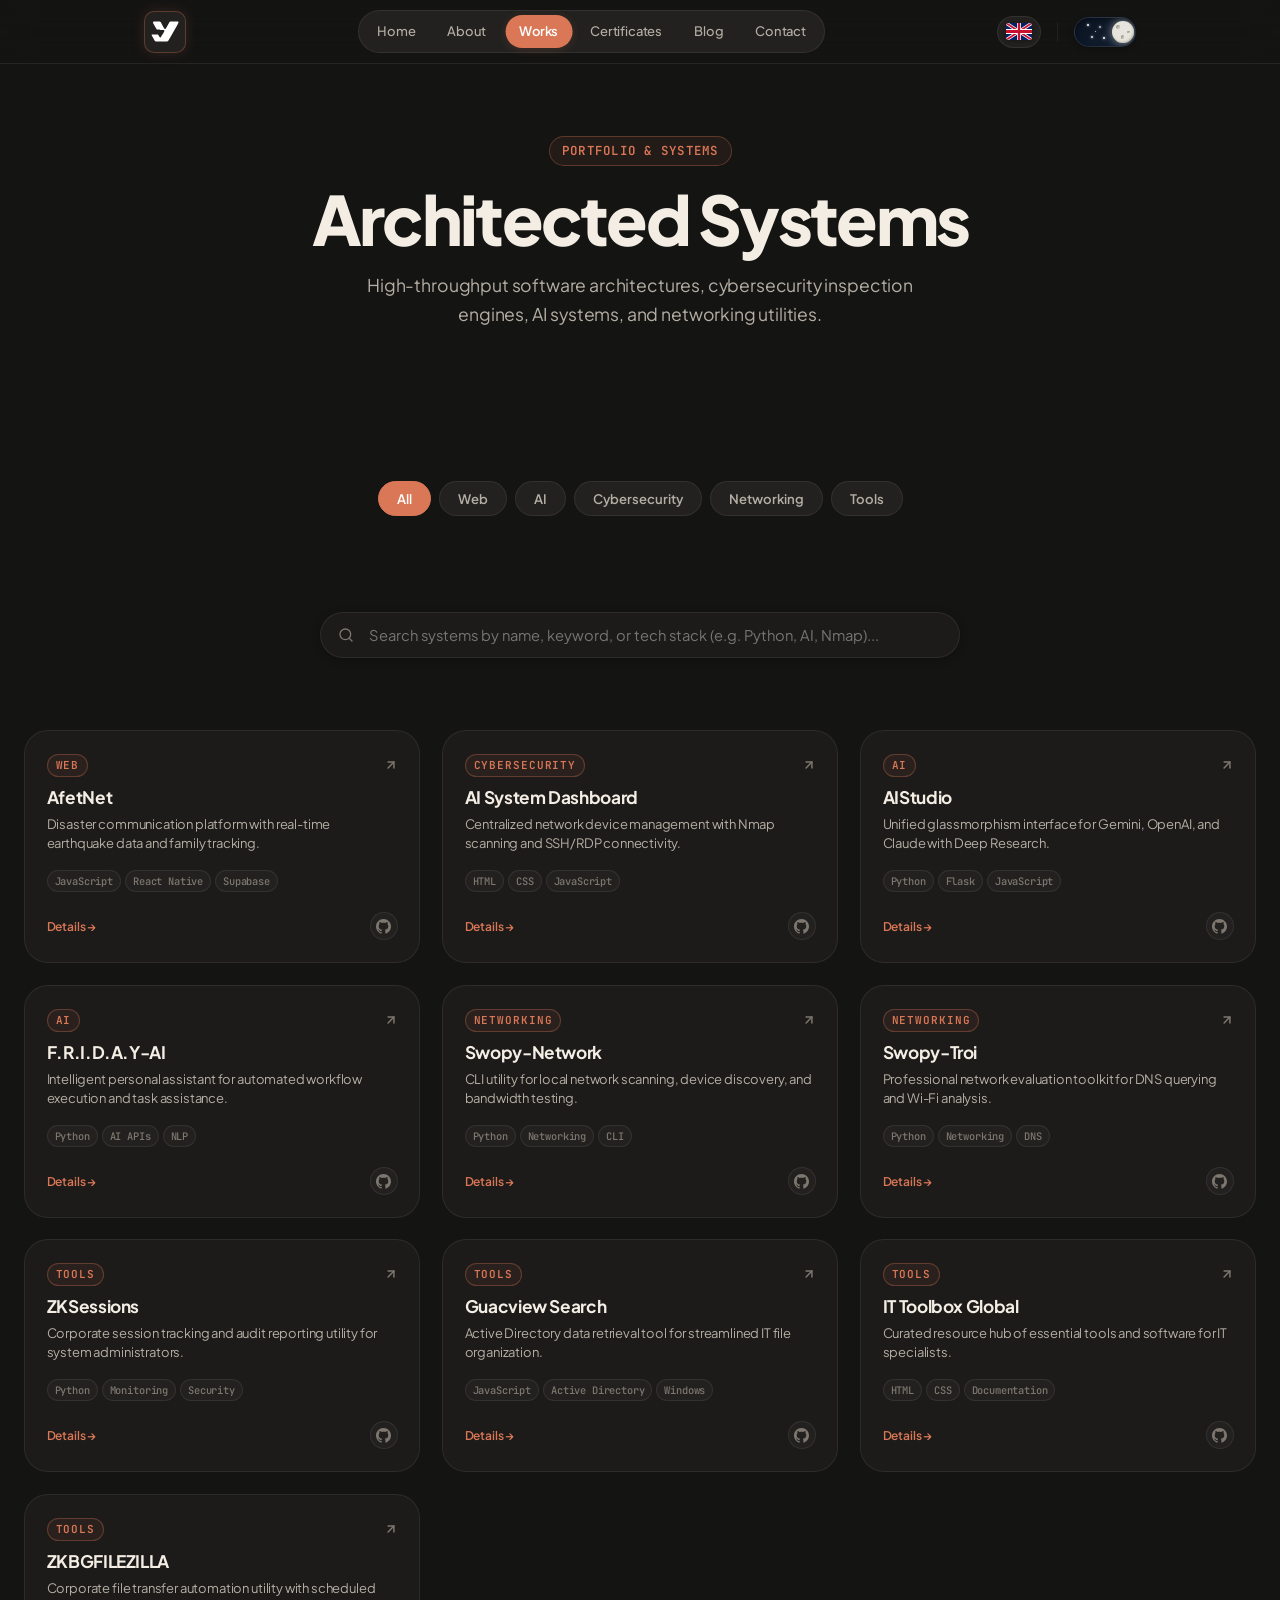
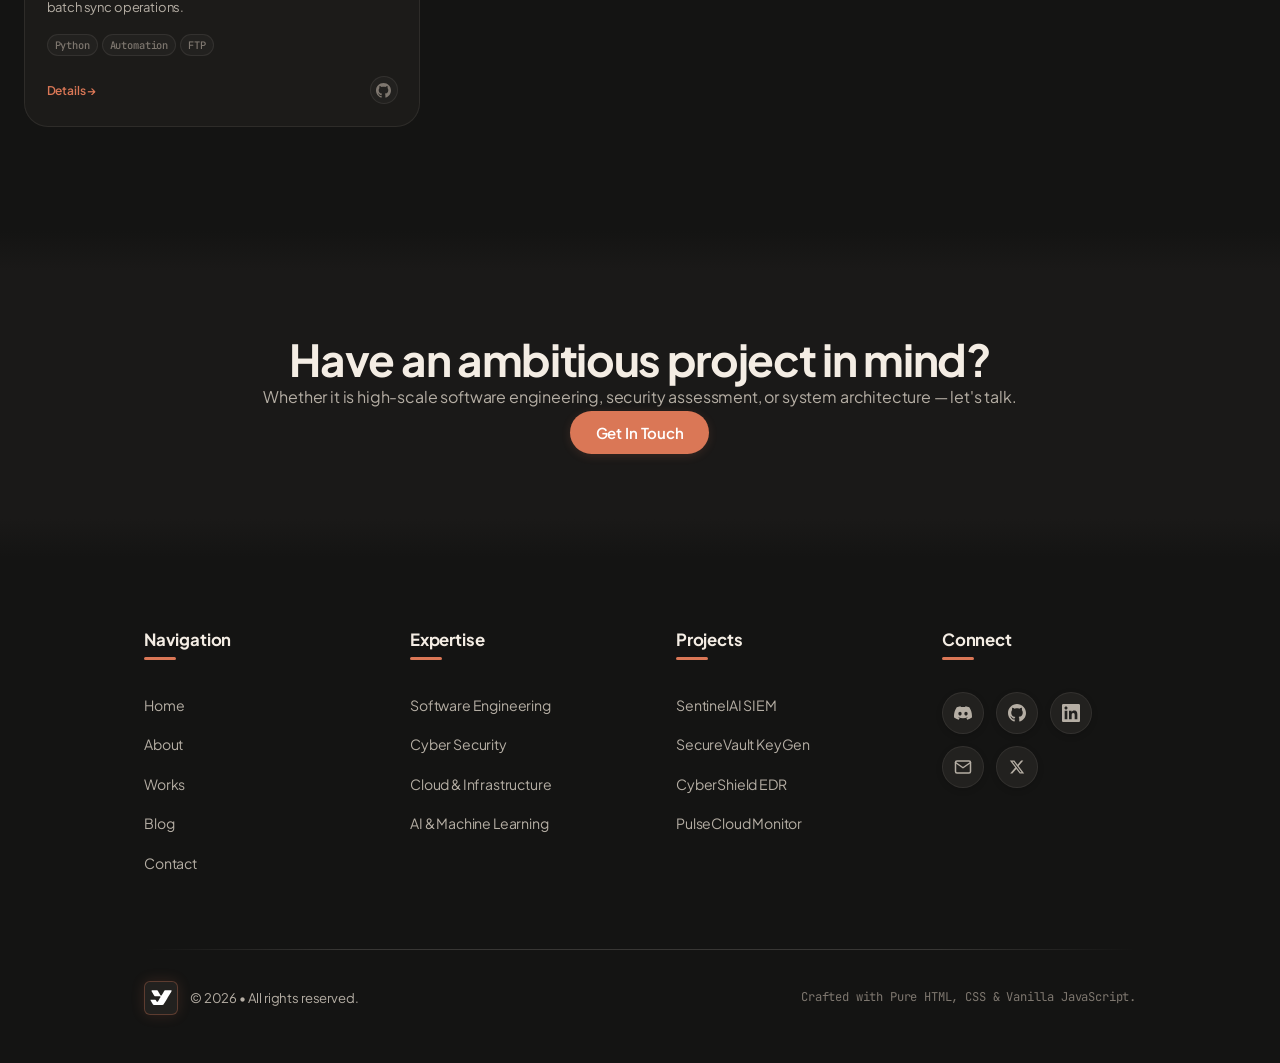
<file: works.html>
<!DOCTYPE html>
<html lang="en" data-theme="dark">

<head>
    <meta charset="UTF-8">
    <meta name="viewport" content="width=device-width, initial-scale=1.0">
    <title>Works & Projects — Yusuf Ali Aşkın</title>
    <meta name="description"
        content="Portfolio of production software systems, cybersecurity tools, AI platforms, and networking utilities by Yusuf Ali Aşkın.">
    <meta name="keywords"
        content="Yusuf Ali Aşkın, projects, portfolio, works, software engineering, cybersecurity, AI systems, networking utilities">
    <meta name="author" content="Yusuf Ali Aşkın">
    <meta name="theme-color" content="#0A0A0C">
    <meta property="og:title" content="Works & Projects — Yusuf Ali Aşkın">
    <meta property="og:description" content="Production software systems, AI platforms, cybersecurity inspection engines, and networking utilities.">
    <meta property="og:type" content="website">
    <meta property="og:url" content="https://yusufaliaskin.com/works.html">
    <meta property="og:image" content="assets/images/og-preview.png">
    <meta name="twitter:card" content="summary_large_image">
    <meta name="twitter:title" content="Works & Projects — Yusuf Ali Aşkın">
    <meta name="twitter:description" content="Production software systems, cybersecurity tools, AI platforms, and networking utilities.">
    <meta name="twitter:image" content="assets/images/og-preview.png">
    <link rel="icon" type="image/svg+xml" href="assets/images/logom.svg">
    <link rel="stylesheet" href="assets/css/style.css">
    <link rel="stylesheet" href="assets/css/animations.css">
    <link rel="stylesheet" href="assets/css/responsive.css">
    <script src="assets/js/theme.js"></script>
</head>

<body>
    <div class="scroll-progress" aria-hidden="true"></div>
    <div id="navbar"></div>

    <!-- Page Hero -->
    <section class="page-hero">
        <div class="container">
            <span class="section-label" data-i18n="worksPageLabel">Portfolio</span>
            <h1 data-i18n="worksPageTitle">Architected Systems & Projects</h1>
            <p data-i18n="worksPageDescription">Production software systems, AI platforms, cybersecurity inspection engines, and networking utilities.</p>
        </div>
    </section>

    <!-- Main Projects Catalog Section -->
    <section class="section" id="projects-section">
        <div class="container container-wide">
            <!-- Controls Bar: Filter Tabs & Search -->
            <div class="blog-controls-wrapper reveal">
                <div class="filter-bar" id="project-filters" role="tablist" aria-label="Project categories">
                    <button class="filter-btn active" data-filter="All" role="tab" aria-selected="true" data-i18n="filterAll">All Projects</button>
                    <button class="filter-btn" data-filter="Web" role="tab" aria-selected="false" data-i18n="filterWeb">Web</button>
                    <button class="filter-btn" data-filter="AI" role="tab" aria-selected="false" data-i18n="filterAI">AI</button>
                    <button class="filter-btn" data-filter="Cybersecurity" role="tab" aria-selected="false" data-i18n="filterCybersecurity">Cybersecurity</button>
                    <button class="filter-btn" data-filter="Networking" role="tab" aria-selected="false" data-i18n="filterNetworking">Networking</button>
                    <button class="filter-btn" data-filter="Tools" role="tab" aria-selected="false" data-i18n="filterTools">Tools</button>
                </div>
                <div class="blog-search-box">
                    <svg class="blog-search-icon" width="16" height="16" viewBox="0 0 24 24" fill="none" stroke="currentColor" stroke-width="2" stroke-linecap="round" stroke-linejoin="round">
                        <circle cx="11" cy="11" r="8"></circle>
                        <line x1="21" y1="21" x2="16.65" y2="16.65"></line>
                    </svg>
                    <input type="text" id="project-search-input" class="blog-search-input"
                        placeholder="Search systems by name, tech stack, or keywords..."
                        data-i18n-placeholder="projectSearchPlaceholder" autocomplete="off">
                </div>
            </div>

            <!-- Dynamic Projects Grid -->
            <div class="projects-grid" id="all-projects">
                <!-- Rendered dynamically by ProjectsManager.renderProjects() -->
            </div>
        </div>
    </section>

    <!-- CTA Section -->
    <section class="section section-dark">
        <div class="container text-center">
            <div class="cta-content reveal">
                <h2 data-i18n="ctaTitle">Have an ambitious project in mind?</h2>
                <p data-i18n="ctaDescription">Whether it is high-scale software engineering, security assessment, or system architecture — let's talk.</p>
                <a href="contact.html" class="btn btn-primary" data-i18n="ctaBtn">Get In Touch</a>
            </div>
        </div>
    </section>

    <div id="footer"></div>

    <button class="back-to-top" aria-label="Scroll to top">
        <svg width="20" height="20" viewBox="0 0 24 24" fill="none" stroke="currentColor" stroke-width="2"
            stroke-linecap="round" stroke-linejoin="round">
            <polyline points="18 15 12 9 6 15" />
        </svg>
    </button>

    <script src="assets/js/language.js"></script>
    <script src="assets/js/animations.js"></script>
    <script src="assets/js/projects.js"></script>
    <script src="assets/js/main.js"></script>
</body>

</html>
</file>
<file: assets/css/style.css>
/* ============================================
   YUSUF ALİ AŞKIN — Portfolio Design System
   style.css — Claude Code Warm Obsidian & Terracotta Theme
   ============================================ */

/* --- Google Fonts --- */
@import url('https://fonts.googleapis.com/css2?family=Plus+Jakarta+Sans:wght@300;400;500;600;700;800&family=JetBrains+Mono:wght@400;500;600&display=swap');

/* ============================================
   1. CSS Custom Properties (Claude Warm Palette)
   ============================================ */
:root {
    /* Dark Theme (Default) — Claude Code Warm Dark */
    --bg-primary: #141413;
    --bg-secondary: #1a1918;
    --bg-tertiary: #22211f;
    --bg-card: #1c1b19;
    --bg-card-hover: #252422;
    --bg-elevated: #262523;

    --text-primary: #f4ede4;
    --text-secondary: #b5aea4;
    --text-muted: #7e776f;
    --text-accent: #da7756;

    /* Claude Terracotta / Coral Accent */
    --accent: #da7756;
    --accent-hover: #e48a6c;
    --accent-dark: #b85e40;
    --accent-glow: rgba(218, 119, 86, 0.16);
    --accent-subtle: rgba(218, 119, 86, 0.08);

    --border: rgba(244, 237, 228, 0.08);
    --border-hover: rgba(244, 237, 228, 0.16);
    --border-accent: rgba(218, 119, 86, 0.32);

    --shadow-sm: 0 2px 8px rgba(0, 0, 0, 0.25);
    --shadow-md: 0 6px 20px rgba(0, 0, 0, 0.35);
    --shadow-lg: 0 16px 40px rgba(0, 0, 0, 0.45);
    --shadow-accent: 0 8px 30px rgba(218, 119, 86, 0.2);

    --navbar-bg: rgba(20, 20, 19, 0.8);
    --navbar-bg-scrolled: rgba(20, 20, 19, 0.94);

    --success: #4ade80;
    --warning: #fbbf24;
    --error: #f87171;
    --info: #38bdf8;

    /* Typography */
    --font-sans: 'Plus Jakarta Sans', -apple-system, BlinkMacSystemFont, 'Segoe UI', system-ui, sans-serif;
    --font-mono: 'JetBrains Mono', monospace;

    /* Spacing */
    --space-xs: 0.25rem;
    --space-sm: 0.5rem;
    --space-md: 1rem;
    --space-lg: 1.5rem;
    --space-xl: 2rem;
    --space-2xl: 3rem;
    --space-3xl: 4.5rem;
    --space-4xl: 6.5rem;
    --space-5xl: 8.5rem;

    /* Border Radius */
    --radius-sm: 6px;
    --radius-md: 10px;
    --radius-lg: 16px;
    --radius-xl: 24px;
    --radius-full: 9999px;

    /* Transitions */
    --transition-fast: 150ms cubic-bezier(0.16, 1, 0.3, 1);
    --transition-base: 300ms cubic-bezier(0.16, 1, 0.3, 1);
    --transition-slow: 600ms cubic-bezier(0.16, 1, 0.3, 1);
    --transition-theme: 400ms ease;

    /* Container */
    --container-max: 1260px;
    --container-wide: 1380px;
    --container-padding: 1.5rem;

    /* Navbar */
    --navbar-height: 64px;

    /* Scrollbar */
    --scrollbar-width: 8px;
    --scrollbar-track: #141413;
    --scrollbar-thumb: #33322e;
    --scrollbar-thumb-hover: #4d4b45;
}

/* Light Theme — Claude Warm Cream & Terracotta */
[data-theme="light"] {
    --bg-primary: #faf7f2;
    --bg-secondary: #f3efe8;
    --bg-tertiary: #eae4da;
    --bg-card: #ffffff;
    --bg-card-hover: #ffffff;
    --bg-elevated: #ffffff;

    --text-primary: #23201d;
    --text-secondary: #6b645c;
    --text-muted: #9e968b;
    --text-accent: #c96442;

    --accent: #c96442;
    --accent-hover: #b55433;
    --accent-dark: #9c4324;
    --accent-glow: rgba(201, 100, 66, 0.14);
    --accent-subtle: rgba(201, 100, 66, 0.06);

    --border: rgba(35, 32, 29, 0.08);
    --border-hover: rgba(35, 32, 29, 0.16);
    --border-accent: rgba(201, 100, 66, 0.3);

    --shadow-sm: 0 2px 8px rgba(35, 32, 29, 0.04);
    --shadow-md: 0 6px 20px rgba(35, 32, 29, 0.07);
    --shadow-lg: 0 16px 40px rgba(35, 32, 29, 0.1);
    --shadow-accent: 0 8px 30px rgba(201, 100, 66, 0.15);

    --navbar-bg: rgba(250, 247, 242, 0.85);
    --navbar-bg-scrolled: rgba(250, 247, 242, 0.96);

    --scrollbar-track: #faf7f2;
    --scrollbar-thumb: #dcd5c9;
    --scrollbar-thumb-hover: #c4bbb0;
}

/* ============================================
   2. Reset & Base
   ============================================ */
*,
*::before,
*::after {
    margin: 0;
    padding: 0;
    box-sizing: border-box;
}

html {
    scroll-behavior: smooth;
    font-size: 16px;
    -webkit-text-size-adjust: 100%;
    scroll-padding-top: calc(var(--navbar-height) + 16px);
}

body {
    font-family: var(--font-sans);
    background-color: var(--bg-primary);
    color: var(--text-primary);
    line-height: 1.6;
    font-weight: 400;
    letter-spacing: -0.01em;
    -webkit-font-smoothing: antialiased;
    -moz-osx-font-smoothing: grayscale;
    overflow-x: hidden;
    transition: background-color var(--transition-theme), color var(--transition-theme);
    min-height: 100vh;
}

body.no-scroll {
    overflow: hidden;
}

body.loading {
    overflow: hidden;
}

a {
    color: var(--text-accent);
    text-decoration: none;
    transition: color var(--transition-fast);
}

a:hover {
    color: var(--accent-hover);
}

a:focus-visible {
    outline: 2px solid var(--accent);
    outline-offset: 3px;
    border-radius: var(--radius-sm);
}

img {
    max-width: 100%;
    height: auto;
    display: block;
}

ul, ol {
    list-style: none;
}

button {
    font-family: inherit;
    cursor: pointer;
    border: none;
    background: none;
    color: inherit;
    font-size: inherit;
}

button:focus-visible {
    outline: 2px solid var(--accent);
    outline-offset: 3px;
    border-radius: var(--radius-sm);
}

input, textarea, select {
    font-family: inherit;
    font-size: inherit;
    color: inherit;
}

::selection {
    background: var(--accent);
    color: #ffffff;
}

/* ============================================
   3. Custom Scrollbar
   ============================================ */
::-webkit-scrollbar {
    width: var(--scrollbar-width);
}

::-webkit-scrollbar-track {
    background: var(--scrollbar-track);
}

::-webkit-scrollbar-thumb {
    background: var(--scrollbar-thumb);
    border-radius: var(--radius-full);
    border: 2px solid var(--scrollbar-track);
}

::-webkit-scrollbar-thumb:hover {
    background: var(--scrollbar-thumb-hover);
}

html {
    scrollbar-width: thin;
    scrollbar-color: var(--scrollbar-thumb) var(--scrollbar-track);
}

/* ============================================
   4. Typography
   ============================================ */
h1, h2, h3, h4, h5, h6 {
    font-weight: 700;
    line-height: 1.15;
    letter-spacing: -0.03em;
    color: var(--text-primary);
}

h1 {
    font-size: clamp(2.5rem, 6vw, 4.25rem);
    font-weight: 800;
    letter-spacing: -0.04em;
    line-height: 1.08;
}

h2 {
    font-size: clamp(1.85rem, 4vw, 2.75rem);
    font-weight: 700;
    letter-spacing: -0.03em;
    line-height: 1.12;
}

h3 {
    font-size: clamp(1.2rem, 2.5vw, 1.5rem);
    font-weight: 600;
    letter-spacing: -0.02em;
    line-height: 1.25;
}

h4 {
    font-size: clamp(1rem, 2vw, 1.2rem);
    font-weight: 600;
    letter-spacing: -0.01em;
}

h5 { font-size: 1rem; font-weight: 600; }
h6 { font-size: 0.9rem; font-weight: 600; }

p {
    color: var(--text-secondary);
    line-height: 1.65;
    font-size: 1rem;
}

.text-large {
    font-size: clamp(1.05rem, 2vw, 1.25rem);
    line-height: 1.6;
}

.text-accent { color: var(--text-accent); }
.text-muted { color: var(--text-muted); }
.font-mono { font-family: var(--font-mono); }

/* ============================================
   5. Layout & Sections
   ============================================ */
.container {
    max-width: var(--container-max);
    margin: 0 auto;
    padding: 0 var(--container-padding);
}

.container-wide {
    max-width: var(--container-wide);
    margin: 0 auto;
    padding: 0 var(--container-padding);
}

.section {
    padding: var(--space-4xl) 0;
    position: relative;
}

.section-dark {
    background: linear-gradient(180deg, var(--bg-primary) 0%, var(--bg-secondary) 12%, var(--bg-secondary) 88%, var(--bg-primary) 100%);
}

.section-header {
    text-align: center;
    margin-bottom: var(--space-3xl);
}

.section-header h2 {
    margin-bottom: var(--space-md);
}

.section-header p {
    max-width: 580px;
    margin: 0 auto;
    font-size: 1.05rem;
    color: var(--text-secondary);
}

.section-label {
    display: inline-flex;
    align-items: center;
    gap: var(--space-sm);
    font-family: var(--font-mono);
    font-size: 0.78rem;
    color: var(--text-accent);
    text-transform: uppercase;
    letter-spacing: 0.1em;
    margin-bottom: var(--space-md);
    font-weight: 600;
    background: var(--accent-subtle);
    padding: 4px 12px;
    border-radius: var(--radius-full);
    border: 1px solid var(--border-accent);
}

/* Status Badge (Available for work) */
.status-badge {
    display: inline-flex;
    align-items: center;
    gap: 8px;
    padding: 6px 14px;
    background: var(--bg-tertiary);
    border: 1px solid var(--border);
    border-radius: var(--radius-full);
    font-size: 0.8125rem;
    color: var(--text-secondary);
    font-weight: 500;
    margin-bottom: var(--space-lg);
}

.status-dot {
    width: 8px;
    height: 8px;
    border-radius: 50%;
    background-color: var(--success);
    position: relative;
}

.status-dot::after {
    content: '';
    position: absolute;
    inset: -3px;
    border-radius: 50%;
    background-color: var(--success);
    opacity: 0.4;
    animation: statusPulse 2s ease-in-out infinite;
}

@keyframes statusPulse {
    0%, 100% { transform: scale(1); opacity: 0.4; }
    50% { transform: scale(1.6); opacity: 0; }
}

/* ============================================
   6. Buttons
   ============================================ */
.btn {
    display: inline-flex;
    align-items: center;
    justify-content: center;
    gap: 8px;
    padding: 0.7rem 1.6rem;
    font-size: 0.9375rem;
    font-weight: 600;
    border-radius: var(--radius-full);
    transition: all var(--transition-fast);
    cursor: pointer;
    white-space: nowrap;
    text-decoration: none;
    border: none;
    line-height: 1.4;
    letter-spacing: -0.01em;
}

.btn-primary {
    background: var(--accent);
    color: #ffffff;
    box-shadow: 0 2px 10px var(--accent-glow);
}

.btn-primary:hover {
    background: var(--accent-hover);
    box-shadow: var(--shadow-accent);
    transform: translateY(-2px);
    color: #ffffff;
}

.btn-secondary {
    background: var(--bg-tertiary);
    color: var(--text-primary);
    border: 1px solid var(--border-hover);
}

.btn-secondary:hover {
    background: var(--bg-card-hover);
    border-color: var(--border-accent);
    color: var(--text-accent);
    transform: translateY(-2px);
}

.btn-ghost {
    background: transparent;
    color: var(--text-accent);
    padding: 0.5rem 0;
    font-weight: 600;
}

.btn-ghost:hover {
    color: var(--accent-hover);
}

.btn-ghost::after {
    content: ' →';
    transition: transform var(--transition-fast);
    display: inline-block;
}

.btn-ghost:hover::after {
    transform: translateX(4px);
}

.btn-sm {
    padding: 0.45rem 1rem;
    font-size: 0.8125rem;
}

.btn-lg {
    padding: 0.85rem 2rem;
    font-size: 1rem;
}

/* ============================================
   7. Cards & Elevating Elements
   ============================================ */
.card {
    background: var(--bg-card);
    border: 1px solid var(--border);
    border-radius: var(--radius-xl);
    padding: var(--space-xl);
    transition: all var(--transition-base);
    position: relative;
    overflow: hidden;
}

.card:hover {
    border-color: var(--border-hover);
    background: var(--bg-card-hover);
    transform: translateY(-4px);
    box-shadow: var(--shadow-md);
}

.card-accent:hover {
    border-color: var(--border-accent);
    box-shadow: var(--shadow-accent);
}

/* ============================================
   8. Clean Layout Utilities
   ============================================ */
body {
    cursor: auto;
}

/* ============================================
   9. Scroll Progress
   ============================================ */
.scroll-progress {
    position: fixed;
    top: 0;
    left: 0;
    width: 0%;
    height: 3px;
    background: linear-gradient(90deg, var(--accent), var(--accent-hover));
    z-index: 10001;
    transition: width 40ms linear;
    box-shadow: 0 0 10px var(--accent);
}

/* ============================================
   10. Navbar — Modern Floating Bar
   ============================================ */
.navbar {
    position: fixed;
    top: 0;
    left: 0;
    width: 100%;
    height: var(--navbar-height);
    background: var(--navbar-bg);
    backdrop-filter: blur(16px);
    -webkit-backdrop-filter: blur(16px);
    border-bottom: 1px solid var(--border);
    z-index: 1000;
    transition: all var(--transition-base);
}

.navbar.scrolled {
    background: var(--navbar-bg-scrolled);
    border-bottom-color: var(--border-hover);
    box-shadow: var(--shadow-sm);
}

.navbar-inner {
    max-width: var(--container-max);
    margin: 0 auto;
    padding: 0 var(--container-padding);
    display: flex;
    align-items: center;
    justify-content: space-between;
    height: 100%;
}

/* Logo & Brand */
.navbar-brand {
    display: flex;
    align-items: center;
    gap: 10px;
    text-decoration: none;
    color: var(--text-primary);
    flex-shrink: 0;
}

.brand-logo-frame {
    width: 42px;
    height: 42px;
    border-radius: var(--radius-md);
    background: var(--bg-tertiary);
    border: 1px solid var(--border-accent);
    padding: 6px;
    display: inline-flex;
    align-items: center;
    justify-content: center;
    box-shadow: 0 0 14px var(--accent-glow);
    transition: transform var(--transition-fast), border-color var(--transition-fast), box-shadow var(--transition-fast);
}

.navbar-brand:hover .brand-logo-frame {
    transform: scale(1.08) rotate(-2deg);
    border-color: var(--accent);
    box-shadow: 0 0 22px var(--accent-glow);
}

.brand-logo-img,
.footer-logo-svg {
    width: 100%;
    height: 100%;
    object-fit: contain;
    transition: filter var(--transition-theme);
}

[data-theme="dark"] .brand-logo-img,
[data-theme="dark"] .footer-logo-svg {
    filter: brightness(0) invert(1);
}

[data-theme="light"] .brand-logo-img,
[data-theme="light"] .footer-logo-svg {
    filter: brightness(0) saturate(100%);
}

.navbar-nav {
    position: relative;
    display: flex;
    align-items: center;
    gap: 4px;
    background: var(--bg-tertiary);
    padding: 4px;
    border-radius: var(--radius-full);
    border: 1px solid var(--border);
    isolation: isolate;
}

/* Sliding active pill indicator */
.nav-indicator {
    position: absolute;
    top: 4px;
    bottom: 4px;
    left: 0;
    width: 0;
    background: var(--accent);
    border-radius: var(--radius-full);
    z-index: 0;
    transition: transform 0.32s cubic-bezier(0.16, 1, 0.3, 1),
                width 0.32s cubic-bezier(0.16, 1, 0.3, 1),
                opacity 0.2s ease;
    box-shadow: 0 2px 10px var(--accent-glow);
    pointer-events: none;
    opacity: 0;
}

.nav-indicator.visible {
    opacity: 1;
}

.nav-link {
    position: relative;
    z-index: 1;
    padding: 6px 14px;
    font-size: 0.8125rem;
    font-weight: 500;
    color: var(--text-secondary);
    transition: color var(--transition-fast);
    text-decoration: none;
    border-radius: var(--radius-full);
}

.nav-link:hover {
    color: var(--text-primary);
}

.nav-link.active {
    color: #ffffff;
    font-weight: 600;
}

.navbar-actions {
    display: flex;
    align-items: center;
    gap: 12px;
}

/* ============================================
   Day / Night Theme Animated Toggle Switch (Image 1)
   ============================================ */
.theme-daynight-switch {
    width: 62px;
    height: 30px;
    padding: 0;
    border: none;
    background: transparent;
    cursor: pointer;
    border-radius: 999px;
    outline: none;
    position: relative;
    user-select: none;
    display: inline-flex;
    align-items: center;
    flex-shrink: 0;
}

.daynight-track {
    width: 100%;
    height: 100%;
    border-radius: 999px;
    position: relative;
    overflow: hidden;
    transition: background 0.4s cubic-bezier(0.16, 1, 0.3, 1), box-shadow 0.4s ease, border-color 0.4s ease;
    border: 1px solid rgba(255, 255, 255, 0.12);
    box-shadow: inset 0 2px 4px rgba(0, 0, 0, 0.35), 0 2px 6px rgba(0, 0, 0, 0.2);
}

/* Dark Theme State (Night Sky) */
[data-theme="dark"] .daynight-track,
.theme-daynight-switch.is-dark .daynight-track {
    background: linear-gradient(135deg, #09121f 0%, #152236 100%);
    border-color: rgba(255, 255, 255, 0.1);
}

/* Light Theme State (Day Sky) */
[data-theme="light"] .daynight-track,
.theme-daynight-switch.is-light .daynight-track {
    background: linear-gradient(135deg, #4aa6e2 0%, #76caef 100%);
    border-color: rgba(0, 0, 0, 0.1);
    box-shadow: inset 0 2px 4px rgba(0, 0, 0, 0.18), 0 2px 8px rgba(74, 166, 226, 0.25);
}

/* Day Clouds */
.daynight-clouds {
    position: absolute;
    inset: 0;
    pointer-events: none;
    transition: opacity 0.4s ease, transform 0.4s cubic-bezier(0.16, 1, 0.3, 1);
}

[data-theme="dark"] .daynight-clouds {
    opacity: 0;
    transform: translateY(12px);
}

[data-theme="light"] .daynight-clouds {
    opacity: 1;
    transform: translateY(0);
}

.dn-cloud {
    position: absolute;
    background: #ffffff;
    border-radius: 999px;
    box-shadow: 0 1px 3px rgba(0, 0, 0, 0.12);
}

.dn-cloud-1 {
    width: 20px;
    height: 8px;
    right: 5px;
    top: 5px;
}

.dn-cloud-2 {
    width: 24px;
    height: 9px;
    right: 11px;
    bottom: 4px;
}

.dn-cloud-3 {
    width: 12px;
    height: 5px;
    right: 4px;
    bottom: 7px;
    opacity: 0.85;
}

/* Night Stars */
.daynight-stars {
    position: absolute;
    inset: 0;
    pointer-events: none;
    transition: opacity 0.4s ease, transform 0.4s cubic-bezier(0.16, 1, 0.3, 1);
}

[data-theme="light"] .daynight-stars {
    opacity: 0;
    transform: translateY(-12px);
}

[data-theme="dark"] .daynight-stars {
    opacity: 1;
    transform: translateY(0);
}

.dn-star {
    position: absolute;
    background: #ffffff;
    border-radius: 50%;
    box-shadow: 0 0 3px #ffffff;
}

.dn-star-1 { width: 2px; height: 2px; top: 6px; left: 12px; }
.dn-star-2 { width: 2.5px; height: 2.5px; top: 18px; left: 16px; opacity: 0.9; }
.dn-star-3 { width: 2px; height: 2px; top: 8px; left: 24px; opacity: 0.7; }
.dn-star-4 { width: 2px; height: 2px; top: 19px; left: 28px; }
.dn-star-5 { width: 1.5px; height: 1.5px; top: 13px; left: 20px; opacity: 0.8; }

/* Sun & Moon Knob */
.daynight-knob {
    position: absolute;
    top: 3px;
    left: 3px;
    width: 22px;
    height: 22px;
    border-radius: 50%;
    transition: transform 0.45s cubic-bezier(0.16, 1, 0.3, 1), background-color 0.4s ease, box-shadow 0.4s ease;
    display: flex;
    align-items: center;
    justify-content: center;
    z-index: 2;
}

/* Sun Mode */
[data-theme="light"] .daynight-knob,
.theme-daynight-switch.is-light .daynight-knob {
    transform: translateX(0);
    background: #ffcc00;
    box-shadow: 0 0 10px rgba(255, 204, 0, 0.8), inset -1px -1px 2px rgba(230, 160, 0, 0.6);
}

[data-theme="light"] .knob-sun {
    opacity: 1;
}

[data-theme="light"] .knob-moon {
    opacity: 0;
    transform: scale(0.5);
}

/* Moon Mode */
[data-theme="dark"] .daynight-knob,
.theme-daynight-switch.is-dark .daynight-knob {
    transform: translateX(34px);
    background: #e6e4dc;
    box-shadow: 0 0 10px rgba(230, 228, 220, 0.6), inset -1px -1px 2px rgba(180, 175, 160, 0.8);
}

[data-theme="dark"] .knob-sun {
    opacity: 0;
    transform: scale(0.5);
}

[data-theme="dark"] .knob-moon {
    opacity: 1;
    transform: scale(1);
}

.knob-moon {
    position: absolute;
    inset: 0;
    border-radius: 50%;
    transition: opacity 0.3s ease, transform 0.3s ease;
}

.dn-crater {
    position: absolute;
    background: #c5c2b4;
    border-radius: 50%;
    box-shadow: inset 1px 1px 1px rgba(0, 0, 0, 0.2);
}

.dn-crater-1 { width: 4.5px; height: 4.5px; top: 4px; left: 4px; }
.dn-crater-2 { width: 3.5px; height: 3.5px; bottom: 4px; left: 9px; }
.dn-crater-3 { width: 2.5px; height: 2.5px; top: 10px; right: 4px; }

/* ============================================
   Navbar Controls: Divider & Direct 3D Flip Language Flag Button
   ============================================ */
.navbar-divider {
    width: 1px;
    height: 20px;
    background: var(--border);
    margin: 0 4px;
    flex-shrink: 0;
    opacity: 0.8;
}

.lang-flag-direct-btn {
    width: 44px;
    height: 32px;
    padding: 0;
    border: 1px solid var(--border);
    background: var(--bg-tertiary);
    border-radius: var(--radius-full);
    cursor: pointer;
    display: inline-flex;
    align-items: center;
    justify-content: center;
    perspective: 800px;
    outline: none;
    transition: border-color var(--transition-fast), box-shadow var(--transition-fast), transform var(--transition-fast);
    user-select: none;
    flex-shrink: 0;
}

.lang-flag-direct-btn:hover {
    border-color: var(--border-accent);
    background: var(--bg-card-hover);
    box-shadow: 0 0 14px var(--accent-glow);
    transform: scale(1.08);
}

.lang-flag-direct-btn:active {
    transform: scale(0.92);
}

.flag-flip-cube {
    position: relative;
    width: 26px;
    height: 17px;
    transform-style: preserve-3d;
    transition: transform 0.55s cubic-bezier(0.34, 1.45, 0.64, 1);
    display: block;
}

.flag-face {
    position: absolute;
    inset: 0;
    border-radius: 3px;
    overflow: hidden;
    backface-visibility: hidden;
    -webkit-backface-visibility: hidden;
    box-shadow: 0 1px 4px rgba(0, 0, 0, 0.35);
    display: block;
}

.flag-face svg {
    width: 100%;
    height: 100%;
    display: block;
    object-fit: cover;
}

/* Face orientations */
.flag-face-tr {
    transform: rotateY(0deg);
}

.flag-face-en {
    transform: rotateY(180deg);
}

/* When active language is TR: TR face is visible */
.lang-flag-direct-btn[data-lang="tr"] .flag-flip-cube,
.lang-flag-direct-btn.is-tr .flag-flip-cube {
    transform: rotateY(0deg);
}

/* When active language is EN: EN face is visible */
.lang-flag-direct-btn[data-lang="en"] .flag-flip-cube,
.lang-flag-direct-btn.is-en .flag-flip-cube {
    transform: rotateY(180deg);
}

/* ============================================
   Language Switch Silk Morph Animation
   ============================================ */
[data-i18n],
[data-i18n-placeholder],
.project-card,
.blog-card,
.expertise-card,
.stat-card,
.journey-item,
.contact-info-card {
    transition: opacity 0.28s cubic-bezier(0.2, 0.8, 0.2, 1),
                transform 0.28s cubic-bezier(0.2, 0.8, 0.2, 1),
                filter 0.28s cubic-bezier(0.2, 0.8, 0.2, 1);
    will-change: opacity, transform, filter;
}

body.lang-swapping [data-i18n],
body.lang-swapping [data-i18n-placeholder],
body.lang-swapping .project-card,
body.lang-swapping .blog-card,
body.lang-swapping .expertise-card,
body.lang-swapping .stat-card,
body.lang-swapping .journey-item,
body.lang-swapping .contact-info-card {
    opacity: 0.08 !important;
    transform: translateY(4px) scale(0.995) !important;
    filter: blur(3px) !important;
}

/* Theme Transitions */
html.theme-transitioning,
html.theme-transitioning *,
html.theme-transitioning *::before,
html.theme-transitioning *::after {
    transition: background-color 0.4s ease, color 0.4s ease, border-color 0.4s ease, box-shadow 0.4s ease !important;
}

::view-transition-old(root),
::view-transition-new(root) {
    animation: none;
    mix-blend-mode: normal;
}
::view-transition-old(root) {
    z-index: 1;
}
::view-transition-new(root) {
    z-index: 9999;
}

/* Mobile Toggle */
.mobile-menu-toggle {
    display: none;
    width: 38px;
    height: 38px;
    align-items: center;
    justify-content: center;
    background: var(--bg-tertiary);
    border: 1px solid var(--border);
    border-radius: var(--radius-md);
    cursor: pointer;
    padding: 0;
    z-index: 1001;
}

.hamburger {
    width: 18px;
    height: 13px;
    position: relative;
    display: flex;
    flex-direction: column;
    justify-content: space-between;
}

.hamburger span {
    display: block;
    width: 100%;
    height: 2px;
    background: var(--text-primary);
    border-radius: var(--radius-full);
    transition: all var(--transition-base);
    transform-origin: center;
}

.mobile-menu-toggle.active .hamburger span:nth-child(1) {
    transform: translateY(5.5px) rotate(45deg);
}

.mobile-menu-toggle.active .hamburger span:nth-child(2) {
    opacity: 0;
    transform: scaleX(0);
}

.mobile-menu-toggle.active .hamburger span:nth-child(3) {
    transform: translateY(-5.5px) rotate(-45deg);
}

/* Mobile Menu */
.mobile-menu {
    display: none;
    position: fixed;
    top: 0;
    left: 0;
    width: 100%;
    height: 100vh;
    height: 100dvh;
    background: var(--bg-primary);
    z-index: 999;
    padding: calc(var(--navbar-height) + var(--space-2xl)) var(--container-padding) var(--space-xl);
    opacity: 0;
    visibility: hidden;
    transition: opacity var(--transition-base), visibility var(--transition-base);
    overflow-y: auto;
}

.mobile-menu.open {
    opacity: 1;
    visibility: visible;
}

.mobile-nav-links {
    display: flex;
    flex-direction: column;
    gap: 4px;
    margin-bottom: var(--space-xl);
}

.mobile-nav-link {
    display: block;
    padding: 1rem 0.5rem;
    font-size: 1.35rem;
    font-weight: 600;
    color: var(--text-secondary);
    transition: all var(--transition-fast);
    text-decoration: none;
    letter-spacing: -0.02em;
    border-bottom: 1px solid var(--border);
}

.mobile-nav-link:hover,
.mobile-nav-link.active {
    color: var(--accent);
    padding-left: 0.8rem;
}

.mobile-menu-actions {
    display: flex;
    align-items: center;
    gap: var(--space-md);
}

/* ============================================
   11. Hero Section (Clean Minimalist 100vh)
   ============================================ */
.hero {
    position: relative;
    min-height: 100vh;
    display: flex;
    align-items: center;
    justify-content: center;
    padding: calc(var(--navbar-height) + var(--space-xl)) 0 var(--space-3xl);
    overflow: hidden;
}

.hero::after {
    content: '';
    position: absolute;
    bottom: 0;
    left: 0;
    right: 0;
    height: 140px;
    background: linear-gradient(to bottom, transparent, var(--bg-primary));
    pointer-events: none;
    z-index: 1;
}

.hero-bg {
    position: absolute;
    inset: 0;
    z-index: 0;
    overflow: hidden;
}

.hero-grid {
    position: absolute;
    inset: 0;
    background-image:
        radial-gradient(circle at 1px 1px, var(--border-hover) 1px, transparent 0);
    background-size: 32px 32px;
    mask-image: radial-gradient(ellipse 60% 60% at 50% 40%, black 20%, transparent 80%);
    -webkit-mask-image: radial-gradient(ellipse 60% 60% at 50% 40%, black 20%, transparent 80%);
}

.hero-glow {
    position: absolute;
    width: 600px;
    height: 600px;
    border-radius: 50%;
    background: radial-gradient(circle, var(--accent-glow), transparent 70%);
    top: 20%;
    left: 50%;
    transform: translateX(-50%);
    pointer-events: none;
    opacity: 0.8;
}

.hero-2col-layout {
    display: grid;
    grid-template-columns: 1.25fr 0.85fr;
    gap: var(--space-3xl);
    align-items: center;
    position: relative;
    z-index: 1;
    width: 100%;
}

.hero-content {
    position: relative;
    z-index: 1;
    max-width: 650px;
    text-align: left;
}

/* Hero Role Badge */
.hero-role-badge {
    display: inline-flex;
    align-items: center;
    gap: 8px;
    padding: 6px 14px;
    background: var(--accent-subtle);
    border: 1px solid var(--border-accent);
    border-radius: var(--radius-full);
    font-family: var(--font-mono);
    font-size: 0.8125rem;
    font-weight: 600;
    color: var(--text-accent);
    margin-bottom: var(--space-md);
    width: fit-content;
}

.hero-status-pulse {
    width: 7px;
    height: 7px;
    border-radius: 50%;
    background: var(--accent);
    box-shadow: 0 0 8px var(--accent);
    animation: pulseGlow 2s infinite ease-in-out;
}

.hero-main-title {
    margin-bottom: var(--space-sm);
    font-size: clamp(2.6rem, 5.2vw, 4rem);
    letter-spacing: -0.04em;
    line-height: 1.08;
    font-weight: 800;
    color: var(--text-primary);
}

.hero-description {
    font-size: clamp(1.05rem, 1.7vw, 1.18rem);
    color: var(--text-secondary);
    max-width: 520px;
    margin: 0 0 var(--space-xl);
    line-height: 1.6;
}

/* Hero Actions & Unified Social Strip */
.hero-actions {
    display: flex;
    flex-direction: column;
    gap: 1.25rem;
}

.hero-buttons {
    display: flex;
    gap: var(--space-md);
    align-items: center;
    flex-wrap: wrap;
    margin-bottom: 0;
}

.hero-social-strip {
    display: flex;
    align-items: center;
    gap: 10px;
    flex-wrap: wrap;
}

.hero-social-pill {
    display: inline-flex;
    align-items: center;
    gap: 7px;
    padding: 7px 15px;
    border-radius: var(--radius-full);
    background: var(--bg-card);
    border: 1px solid var(--border);
    font-size: 0.8125rem;
    font-weight: 600;
    color: var(--text-secondary);
    text-decoration: none;
    transition: all var(--transition-fast);
    box-shadow: var(--shadow-sm);
}

.hero-social-pill svg {
    color: var(--text-muted);
    transition: color var(--transition-fast);
}

.hero-social-pill:hover {
    color: var(--text-primary);
    border-color: var(--border-accent);
    background: var(--bg-card-hover);
    transform: translateY(-2px);
    box-shadow: var(--shadow-md);
}

.hero-social-pill:hover svg {
    color: var(--accent);
}

/* ============================================
   Profile Photo Frame (Right side)
   ============================================ */
.hero-photo-wrapper {
    display: flex;
    justify-content: center;
    align-items: center;
    position: relative;
}

.hero-photo-frame {
    position: relative;
    width: 320px;
    height: 380px;
    max-width: 100%;
    border-radius: 28px;
    background: var(--bg-card);
    border: 2px solid var(--border-hover);
    box-shadow: var(--shadow-lg), 0 0 35px var(--accent-glow);
    overflow: hidden;
    display: flex;
    align-items: center;
    justify-content: center;
    transition: transform var(--transition-base), border-color var(--transition-base);
}

.hero-photo-frame:hover {
    transform: translateY(-4px);
    border-color: var(--accent);
}

.hero-photo-img {
    width: 100%;
    height: 100%;
    object-fit: cover;
    border-radius: 26px;
}

.hero-photo-placeholder {
    width: 100%;
    height: 100%;
    display: flex;
    flex-direction: column;
    align-items: center;
    justify-content: center;
    gap: 14px;
    background: radial-gradient(circle at 50% 40%, var(--accent-subtle), var(--bg-tertiary) 70%);
}

.hero-photo-logo-wrap {
    width: 76px;
    height: 76px;
    border-radius: 20px;
    background: var(--bg-card);
    border: 1.5px solid var(--border-accent);
    display: flex;
    align-items: center;
    justify-content: center;
    box-shadow: 0 4px 20px var(--accent-glow);
}

.hero-photo-logo-svg {
    width: 46px;
    height: 46px;
    object-fit: contain;
    filter: drop-shadow(0 0 8px var(--accent-glow));
}

.photo-placeholder-text {
    font-family: var(--font-mono);
    font-size: 0.8125rem;
    color: var(--accent);
    background: var(--bg-primary);
    padding: 4px 14px;
    border-radius: var(--radius-full);
    border: 1px solid var(--border-accent);
    font-weight: 600;
}

.photo-frame-glow {
    position: absolute;
    inset: -2px;
    border-radius: 30px;
    background: linear-gradient(135deg, var(--accent), transparent 60%);
    opacity: 0.35;
    pointer-events: none;
}

/* Page Hero */
.page-hero {
    padding: calc(var(--navbar-height) + var(--space-3xl)) 0 var(--space-2xl);
    text-align: center;
    position: relative;
}

.page-hero h1 {
    margin-bottom: var(--space-md);
}

.page-hero p {
    max-width: 600px;
    margin: 0 auto;
    font-size: 1.1rem;
}

/* ============================================
   12. About Preview
   ============================================ */
.about-preview-grid {
    display: grid;
    grid-template-columns: 1.2fr 0.8fr;
    gap: var(--space-3xl);
    align-items: center;
}

.about-preview-text h2 {
    margin-bottom: var(--space-lg);
}

.about-preview-text p {
    margin-bottom: var(--space-xl);
    font-size: 1.05rem;
}

.about-image-wrapper {
    display: flex;
    justify-content: center;
}

.about-image {
    width: 260px;
    height: 260px;
    border-radius: var(--radius-xl);
    background: linear-gradient(135deg, var(--bg-tertiary), var(--bg-secondary));
    border: 1px solid var(--border-accent);
    display: flex;
    align-items: center;
    justify-content: center;
    position: relative;
    box-shadow: var(--shadow-md);
}

.about-image .placeholder-avatar-svg {
    width: 110px;
    height: 110px;
    color: var(--accent);
    opacity: 0.85;
}

/* ============================================
   13. Tech Stack
   ============================================ */
.tech-categories {
    display: grid;
    grid-template-columns: repeat(2, 1fr);
    gap: var(--space-lg);
}

.tech-category {
    padding: var(--space-xl);
    text-align: left;
}

.tech-category h4 {
    margin-bottom: var(--space-lg);
    display: flex;
    align-items: center;
    gap: 10px;
    font-size: 1.05rem;
    color: var(--text-primary);
    font-weight: 600;
}

.tech-category h4 svg {
    color: var(--accent);
}

.tech-list {
    display: flex;
    flex-wrap: wrap;
    gap: 8px;
}

.tech-tag {
    display: inline-flex;
    align-items: center;
    gap: 6px;
    padding: 6px 14px;
    background: var(--bg-tertiary);
    border: 1px solid var(--border);
    border-radius: var(--radius-full);
    font-size: 0.8125rem;
    color: var(--text-secondary);
    font-weight: 500;
    transition: all var(--transition-fast);
}

.tech-tag:hover {
    border-color: var(--border-accent);
    color: var(--accent);
    background: var(--accent-subtle);
    transform: translateY(-2px);
}

/* ============================================
   14. Featured Projects (Interactive Horizontal Slider Carousel)
   ============================================ */
.projects-slider-wrapper-box {
    position: relative;
    width: 100%;
    margin-bottom: var(--space-xl);
}

.slider-arrow-floating {
    position: absolute;
    top: 50%;
    transform: translateY(-50%);
    z-index: 10;
    width: 46px;
    height: 46px;
    border-radius: var(--radius-full);
    border: 1px solid var(--border-accent);
    background: var(--bg-card);
    color: var(--text-primary);
    display: inline-flex;
    align-items: center;
    justify-content: center;
    cursor: pointer;
    transition: all var(--transition-base);
    box-shadow: 0 4px 14px rgba(0, 0, 0, 0.25), 0 0 15px var(--accent-glow);
    backdrop-filter: blur(8px);
}

.slider-prev-floating {
    left: -20px;
}

.slider-next-floating {
    right: -20px;
}

.slider-arrow-floating:hover {
    border-color: var(--accent);
    color: #ffffff;
    background: var(--accent);
    transform: translateY(-50%) scale(1.1);
    box-shadow: 0 6px 20px var(--accent-glow);
}

.slider-arrow-floating:active {
    transform: translateY(-50%) scale(0.95);
}

.projects-slider-viewport {
    width: 100%;
    overflow-x: auto;
    overflow-y: hidden;
    scroll-snap-type: x mandatory;
    scroll-behavior: smooth;
    -webkit-overflow-scrolling: touch;
    scrollbar-width: none;
    padding: 12px 6px 24px;
    cursor: grab;
}

.projects-slider-viewport.is-dragging {
    cursor: grabbing;
    user-select: none;
    scroll-snap-type: none;
}

.projects-slider-viewport::-webkit-scrollbar {
    display: none;
}

.projects-slider-track {
    display: flex;
    gap: 1.25rem;
    width: max-content;
}

.projects-slider-track .project-card {
    flex: 0 0 340px;
    min-width: 340px;
    scroll-snap-align: start;
}

/* ============================================
   Ultra-Modern Works Hero & High-Tech Metrics Matrix
   ============================================ */
.works-hero-section {
    position: relative;
    padding: calc(var(--navbar-height) + 2.5rem) 0 2.5rem;
    background: var(--bg-primary);
    overflow: hidden;
    border-bottom: 1px solid var(--border-subtle);
}

.works-hero-grid-pattern {
    position: absolute;
    inset: 0;
    background-image: linear-gradient(to right, var(--border-subtle) 1px, transparent 1px),
                      linear-gradient(to bottom, var(--border-subtle) 1px, transparent 1px);
    background-size: 40px 40px;
    mask-image: radial-gradient(ellipse 70% 60% at 50% 30%, #000 60%, transparent 100%);
    -webkit-mask-image: radial-gradient(ellipse 70% 60% at 50% 30%, #000 60%, transparent 100%);
    opacity: 0.4;
    pointer-events: none;
}

.works-hero-glow {
    position: absolute;
    top: -20%;
    left: 50%;
    transform: translateX(-50%);
    width: 650px;
    height: 350px;
    background: radial-gradient(ellipse, var(--accent-glow) 0%, transparent 70%);
    opacity: 0.4;
    pointer-events: none;
}

.works-hero-section .container {
    position: relative;
    z-index: 2;
    display: flex;
    flex-direction: column;
    align-items: center;
}

/* Header Status Pill */
.works-header-top-pill {
    display: inline-flex;
    align-items: center;
    gap: 10px;
    padding: 5px 14px;
    background: var(--bg-card);
    border: 1px solid var(--border-accent);
    border-radius: var(--radius-full);
    margin-bottom: 1rem;
    box-shadow: 0 2px 12px rgba(0, 0, 0, 0.12), 0 0 16px var(--accent-glow);
    backdrop-filter: blur(12px);
    -webkit-backdrop-filter: blur(12px);
}

.works-status-indicator {
    display: inline-flex;
    align-items: center;
    gap: 6px;
    font-family: var(--font-mono);
    font-size: 0.72rem;
    font-weight: 700;
    color: var(--text-accent);
    letter-spacing: 0.04em;
    text-transform: uppercase;
}

.works-status-pulse {
    width: 7px;
    height: 7px;
    border-radius: 50%;
    background: var(--accent);
    box-shadow: 0 0 8px var(--accent);
    animation: pulseGlow 2s infinite ease-in-out;
}

/* Heading & Lead */
.works-hero-heading {
    font-size: clamp(2rem, 3.8vw, 3rem);
    font-weight: 800;
    line-height: 1.15;
    letter-spacing: -0.035em;
    color: var(--text-primary);
    margin-bottom: 0.65rem;
    max-width: 850px;
}

.works-hero-lead {
    font-size: clamp(0.95rem, 1.4vw, 1.05rem);
    line-height: 1.5;
    color: var(--text-secondary);
    max-width: 640px;
    margin: 0 auto 2rem;
}

/* 3-Card High-Tech Metrics Matrix Grid */
.works-metrics-grid {
    display: grid;
    grid-template-columns: repeat(3, 1fr);
    gap: 1.25rem;
    width: 100%;
    max-width: 940px;
    margin: 0 auto;
}

.works-metric-box {
    background: var(--bg-card);
    border: 1px solid var(--border);
    border-radius: var(--radius-xl);
    padding: 1.2rem 1.4rem;
    text-align: left;
    display: flex;
    flex-direction: column;
    position: relative;
    overflow: hidden;
    backdrop-filter: blur(16px);
    -webkit-backdrop-filter: blur(16px);
    transition: transform var(--transition-base), border-color var(--transition-base), box-shadow var(--transition-base);
    box-shadow: var(--shadow-sm);
}

.works-metric-box::before {
    content: '';
    position: absolute;
    top: 0;
    left: 0;
    right: 0;
    height: 2px;
    background: linear-gradient(90deg, transparent, var(--accent), transparent);
    opacity: 0;
    transition: opacity var(--transition-base);
}

.works-metric-box:hover {
    transform: translateY(-4px);
    border-color: var(--border-accent);
    box-shadow: var(--shadow-lg), 0 0 25px var(--accent-glow);
}

.works-metric-box:hover::before {
    opacity: 1;
}

.metric-box-header {
    display: flex;
    align-items: center;
    justify-content: space-between;
    margin-bottom: 0.75rem;
}

.metric-icon-bubble {
    width: 34px;
    height: 34px;
    border-radius: 8px;
    background: var(--accent-subtle);
    border: 1px solid var(--border-accent);
    color: var(--accent);
    display: flex;
    align-items: center;
    justify-content: center;
}

.metric-box-tag {
    font-family: var(--font-mono);
    font-size: 0.65rem;
    font-weight: 700;
    letter-spacing: 0.08em;
    color: var(--text-muted);
    background: var(--bg-tertiary);
    border: 1px solid var(--border);
    padding: 2px 7px;
    border-radius: var(--radius-sm);
}

.metric-box-num {
    font-family: var(--font-sans);
    font-size: clamp(2rem, 3vw, 2.5rem);
    font-weight: 800;
    line-height: 1.05;
    letter-spacing: -0.035em;
    color: var(--accent);
    margin-bottom: 4px;
}

.metric-box-title {
    font-size: 0.95rem;
    font-weight: 700;
    color: var(--text-primary);
    margin-bottom: 2px;
    letter-spacing: -0.01em;
}

.metric-box-desc {
    font-size: 0.78rem;
    color: var(--text-muted);
    line-height: 1.4;
}

/* Works Page Grid */
.projects-grid {
    display: grid;
    grid-template-columns: repeat(3, 1fr);
    gap: 1.35rem;
    width: 100%;
}

.project-card {
    position: relative;
    overflow: hidden;
    cursor: pointer;
    border-radius: var(--radius-xl);
    display: flex;
    flex-direction: column;
    padding: 1.35rem;
    background: var(--bg-card);
    border: 1px solid var(--border);
    transition: transform var(--transition-base), border-color var(--transition-base), box-shadow var(--transition-base);
    min-height: 220px;
}

.project-card:hover {
    border-color: var(--border-accent);
    transform: translateY(-5px);
    box-shadow: var(--shadow-md), 0 0 25px var(--accent-glow);
}

.project-card-header {
    display: flex;
    align-items: center;
    justify-content: space-between;
    margin-bottom: var(--space-sm);
}

.project-card-badge {
    font-family: var(--font-mono);
    font-size: 0.6875rem;
    font-weight: 600;
    color: var(--text-accent);
    background: var(--accent-subtle);
    border: 1px solid var(--border-accent);
    padding: 2px 8px;
    border-radius: var(--radius-full);
    text-transform: uppercase;
    letter-spacing: 0.08em;
}

.project-card-arrow {
    color: var(--text-muted);
    transition: transform var(--transition-fast), color var(--transition-fast);
}

.project-card:hover .project-card-arrow {
    transform: translate(2px, -2px);
    color: var(--accent);
}

.project-card-title {
    font-size: 1.08rem;
    font-weight: 700;
    margin-bottom: 6px;
    line-height: 1.3;
    color: var(--text-primary);
    letter-spacing: -0.02em;
}

.project-card-desc {
    font-size: 0.8125rem;
    line-height: 1.5;
    color: var(--text-secondary);
    margin-bottom: var(--space-md);
    flex-grow: 1;
    display: -webkit-box;
    -webkit-line-clamp: 2;
    -webkit-box-orient: vertical;
    overflow: hidden;
}

.project-card-techs {
    display: flex;
    flex-wrap: wrap;
    gap: 4px;
    margin-bottom: var(--space-md);
}

.project-tech {
    padding: 2px 7px;
    font-size: 0.65rem;
    background: var(--bg-tertiary);
    border: 1px solid var(--border);
    border-radius: var(--radius-full);
    color: var(--text-muted);
    font-family: var(--font-mono);
    font-weight: 500;
}

.project-card-footer {
    display: flex;
    align-items: center;
    justify-content: space-between;
    padding-top: var(--space-xs);
    border-top: 1px solid var(--border-subtle);
    margin-top: auto;
}

.project-view-details {
    font-size: 0.75rem;
    font-weight: 600;
    color: var(--text-accent);
    transition: transform var(--transition-fast);
}

.project-card:hover .project-view-details {
    transform: translateX(3px);
}

.project-icon-btn {
    display: inline-flex;
    align-items: center;
    justify-content: center;
    width: 28px;
    height: 28px;
    border-radius: var(--radius-full);
    background: var(--bg-tertiary);
    border: 1px solid var(--border);
    color: var(--text-muted);
    transition: all var(--transition-fast);
}

.project-icon-btn:hover {
    color: var(--text-primary);
    border-color: var(--border-accent);
    background: var(--accent-subtle);
    transform: scale(1.1);
}

/* ============================================
   15. Filters
   ============================================ */
.filter-bar {
    display: flex;
    flex-wrap: wrap;
    gap: 8px;
    justify-content: center;
    margin-bottom: var(--space-3xl);
}

.filter-btn {
    padding: 8px 18px;
    font-size: 0.82rem;
    font-weight: 600;
    color: var(--text-secondary);
    border: 1px solid var(--border);
    border-radius: var(--radius-full);
    background: var(--bg-tertiary);
    cursor: pointer;
    transition: all var(--transition-fast);
}

.filter-btn:hover {
    color: var(--text-primary);
    border-color: var(--border-hover);
    background: var(--bg-card-hover);
}

.filter-btn.active {
    background: var(--accent);
    color: #ffffff;
    border-color: var(--accent);
}

/* ============================================
/* ============================================
   15.1 Works Page Hero & Stats Strip
   ============================================ */
.works-hero {
    padding: calc(var(--navbar-height) + var(--space-4xl)) 0 var(--space-3xl);
    background: radial-gradient(ellipse at 50% 10%, var(--accent-subtle) 0%, transparent 65%);
    position: relative;
    overflow: hidden;
}

.works-hero-title {
    font-size: clamp(2.2rem, 4.5vw, 3.4rem);
    font-weight: 800;
    line-height: 1.15;
    letter-spacing: -0.03em;
    color: var(--text-primary);
    max-width: 820px;
    margin: 0 auto var(--space-md);
}

.works-hero-desc {
    font-size: clamp(1rem, 1.8vw, 1.15rem);
    line-height: 1.65;
    color: var(--text-secondary);
    max-width: 680px;
    margin: 0 auto var(--space-2xl);
}

/* Stats Strip */
.works-stats-strip {
    display: inline-flex;
    align-items: center;
    justify-content: center;
    background: var(--bg-card);
    border: 1px solid var(--border);
    border-radius: var(--radius-full);
    padding: 10px 28px;
    gap: var(--space-2xl);
    box-shadow: var(--shadow-sm);
    margin-top: var(--space-xs);
    flex-wrap: wrap;
}

.works-stat-item {
    display: flex;
    align-items: center;
    gap: 8px;
}

.works-stat-item .stat-num {
    font-size: 1.25rem;
    font-weight: 800;
    font-family: var(--font-mono);
    color: var(--text-accent);
    letter-spacing: -0.02em;
}

.works-stat-item .stat-lbl {
    font-size: 0.82rem;
    font-weight: 500;
    color: var(--text-muted);
}

.works-stat-divider {
    width: 1px;
    height: 20px;
    background: var(--border);
}

/* ============================================
   16. Project Modal (Glassmorphism & Fixed Binding)
   ============================================ */
.modal-overlay {
    position: fixed;
    inset: 0;
    background: rgba(10, 10, 9, 0.78);
    backdrop-filter: blur(14px);
    -webkit-backdrop-filter: blur(14px);
    z-index: 2000;
    display: flex;
    align-items: center;
    justify-content: center;
    padding: var(--space-xl);
    opacity: 0;
    visibility: hidden;
    transition: opacity var(--transition-base), visibility var(--transition-base);
}

.modal-overlay.active,
.modal-overlay.open {
    opacity: 1;
    visibility: visible;
}

.modal {
    background: var(--bg-elevated);
    border: 1px solid var(--border-hover);
    border-radius: var(--radius-xl);
    max-width: 680px;
    width: 100%;
    max-height: 85vh;
    overflow-y: auto;
    padding: var(--space-2xl);
    position: relative;
    transform: translateY(24px) scale(0.97);
    transition: transform var(--transition-base);
    box-shadow: var(--shadow-lg), 0 0 30px var(--accent-glow);
}

.modal-overlay.active .modal,
.modal-overlay.open .modal {
    transform: translateY(0) scale(1);
}

.modal-close {
    position: absolute;
    top: var(--space-lg);
    right: var(--space-lg);
    width: 36px;
    height: 36px;
    display: flex;
    align-items: center;
    justify-content: center;
    border-radius: var(--radius-full);
    border: 1px solid var(--border);
    background: var(--bg-tertiary);
    color: var(--text-secondary);
    font-size: 1.1rem;
    cursor: pointer;
    transition: all var(--transition-fast);
    z-index: 1;
}

.modal-close:hover {
    color: #ffffff;
    border-color: var(--accent);
    background: var(--accent);
    transform: rotate(90deg);
}

.modal-image {
    width: 100%;
    height: 160px;
    background: linear-gradient(135deg, var(--bg-tertiary), var(--accent-subtle));
    border-radius: var(--radius-lg);
    border: 1px solid var(--border-accent);
    margin-bottom: var(--space-xl);
    display: flex;
    align-items: center;
    justify-content: center;
    box-shadow: inset 0 0 20px rgba(0, 0, 0, 0.2);
}

.modal-image .project-placeholder {
    font-family: var(--font-mono);
    font-size: 2.2rem;
    font-weight: 800;
    color: var(--text-accent);
    letter-spacing: 0.1em;
}

.modal-category {
    font-family: var(--font-mono);
    font-size: 0.75rem;
    color: var(--text-accent);
    text-transform: uppercase;
    letter-spacing: 0.08em;
    margin-bottom: var(--space-xs);
    font-weight: 700;
}

.modal h2 {
    font-size: 1.75rem;
    font-weight: 800;
    margin-bottom: var(--space-lg);
    letter-spacing: -0.02em;
    color: var(--text-primary);
}

.modal-section {
    margin-bottom: var(--space-xl);
}

.modal-section h4 {
    font-size: 0.95rem;
    color: var(--text-primary);
    margin-bottom: 6px;
    font-weight: 700;
    letter-spacing: -0.01em;
}

.modal-section p {
    font-size: 0.95rem;
    line-height: 1.65;
    color: var(--text-secondary);
}

.modal-section ul {
    list-style: disc;
    padding-left: var(--space-xl);
}

.modal-section ul li {
    color: var(--text-secondary);
    font-size: 0.9375rem;
    margin-bottom: 6px;
    line-height: 1.6;
}

.modal-techs {
    display: flex;
    flex-wrap: wrap;
    gap: 8px;
    margin-bottom: var(--space-xl);
}

.modal-buttons {
    display: flex;
    gap: var(--space-md);
    flex-wrap: wrap;
    padding-top: var(--space-md);
    border-top: 1px solid var(--border-subtle);
}

/* ============================================
   17. Blog (Redesigned Editorial Technical Cards)
   ============================================ */
.blog-preview-grid,
.blog-grid {
    display: grid;
    grid-template-columns: repeat(3, 1fr);
    gap: 1.35rem;
    width: 100%;
}

.blog-card {
    position: relative;
    overflow: hidden;
    cursor: pointer;
    border-radius: var(--radius-xl);
    display: flex;
    flex-direction: column;
    padding: 1.4rem;
    background: var(--bg-card);
    border: 1px solid var(--border);
    transition: transform var(--transition-base), border-color var(--transition-base), box-shadow var(--transition-base);
    min-height: 230px;
}

.blog-card:hover {
    border-color: var(--border-accent);
    transform: translateY(-5px);
    box-shadow: var(--shadow-md), 0 0 25px var(--accent-glow);
}

.blog-card-header {
    display: flex;
    align-items: center;
    justify-content: space-between;
    margin-bottom: var(--space-md);
}

.blog-category-badge {
    font-family: var(--font-mono);
    font-size: 0.6875rem;
    font-weight: 600;
    color: var(--text-accent);
    background: var(--accent-subtle);
    border: 1px solid var(--border-accent);
    padding: 2px 8px;
    border-radius: var(--radius-full);
    text-transform: uppercase;
    letter-spacing: 0.08em;
}

.blog-card-date {
    font-family: var(--font-mono);
    font-size: 0.75rem;
    color: var(--text-muted);
}

.blog-card-title {
    font-size: 1.12rem;
    font-weight: 700;
    line-height: 1.35;
    color: var(--text-primary);
    margin-bottom: var(--space-xs);
    letter-spacing: -0.01em;
    transition: color var(--transition-fast);
}

.blog-card:hover .blog-card-title {
    color: var(--accent);
}

.blog-card-summary {
    font-size: 0.84rem;
    line-height: 1.55;
    color: var(--text-secondary);
    margin-bottom: var(--space-lg);
    flex-grow: 1;
    display: -webkit-box;
    -webkit-line-clamp: 3;
    -webkit-box-orient: vertical;
    overflow: hidden;
}

.blog-card-footer {
    display: flex;
    align-items: center;
    justify-content: space-between;
    padding-top: var(--space-sm);
    border-top: 1px solid var(--border-subtle);
    margin-top: auto;
}

.blog-read-time-pill {
    display: inline-flex;
    align-items: center;
    gap: 6px;
    font-size: 0.72rem;
    font-family: var(--font-mono);
    color: var(--text-muted);
}

.blog-read-action {
    display: inline-flex;
    align-items: center;
    gap: 6px;
    font-size: 0.78rem;
    font-weight: 600;
    color: var(--text-accent);
    transition: transform var(--transition-fast);
}

.blog-card:hover .blog-read-action {
    transform: translateX(3px);
    color: var(--accent);
}

/* ============================================
   17.1 Blog Controls & Search Box
   ============================================ */
.blog-controls-wrapper {
    display: flex;
    flex-direction: column;
    gap: var(--space-lg);
    margin-bottom: var(--space-3xl);
    align-items: center;
}

.blog-search-box {
    position: relative;
    max-width: 640px;
    width: 100%;
}

.blog-search-box .search-icon,
.blog-search-box .blog-search-icon {
    position: absolute;
    left: 18px;
    top: 50%;
    transform: translateY(-50%);
    color: var(--text-muted);
    pointer-events: none;
    transition: color var(--transition-fast);
    z-index: 2;
}

.blog-search-box input,
.blog-search-box .blog-search-input {
    width: 100%;
    padding: 13px 20px 13px 48px;
    background: var(--bg-card);
    border: 1px solid var(--border);
    border-radius: var(--radius-full);
    color: var(--text-primary);
    font-size: 0.92rem;
    outline: none;
    transition: all var(--transition-base);
    box-shadow: var(--shadow-sm);
}

.blog-search-box input:focus,
.blog-search-box .blog-search-input:focus {
    border-color: var(--accent);
    box-shadow: 0 0 0 3px var(--accent-glow), var(--shadow-md);
    background: var(--bg-elevated);
}

/* Reading Progress Bar (Fixed Top) */
.reading-progress-bar {
    position: fixed;
    top: 0;
    left: 0;
    width: 0%;
    height: 3px;
    background: linear-gradient(90deg, var(--accent), #ff9f7d);
    z-index: 1001;
    transition: width 0.1s ease-out;
    box-shadow: 0 0 10px var(--accent-glow);
}

/* ============================================
   17.2 Blog Post Detail Page
   ============================================ */
.blog-post-header {
    padding: calc(var(--navbar-height) + var(--space-3xl)) 0 var(--space-2xl);
    background: radial-gradient(ellipse at 50% 0%, var(--accent-subtle) 0%, transparent 70%);
    position: relative;
}

.blog-header-top-nav {
    margin-bottom: var(--space-xl);
}

.blog-back-btn {
    display: inline-flex;
    align-items: center;
    gap: 8px;
    font-size: 0.85rem;
    font-weight: 600;
    font-family: var(--font-mono);
    color: var(--text-secondary);
    text-decoration: none;
    padding: 6px 14px;
    background: var(--bg-card);
    border: 1px solid var(--border);
    border-radius: var(--radius-full);
    transition: all var(--transition-base);
}

.blog-back-btn:hover {
    color: #ffffff;
    background: var(--accent);
    border-color: var(--accent);
    transform: translateX(-4px);
    box-shadow: 0 4px 14px var(--accent-glow);
}

.blog-post-meta {
    display: flex;
    align-items: center;
    gap: var(--space-md);
    margin-bottom: var(--space-md);
    font-size: 0.85rem;
    color: var(--text-muted);
    font-family: var(--font-mono);
    flex-wrap: wrap;
}

.blog-article-title {
    font-size: clamp(2rem, 4vw, 2.8rem);
    font-weight: 800;
    line-height: 1.22;
    letter-spacing: -0.025em;
    color: var(--text-primary);
    max-width: 860px;
    margin: 0;
}

.blog-article-wrapper {
    max-width: 820px;
    margin: 0 auto;
    padding-bottom: var(--space-4xl);
}

.blog-post-content {
    font-size: 1.0625rem;
    line-height: 1.8;
    color: var(--text-secondary);
    margin-bottom: var(--space-4xl);
    padding-top: var(--space-xl);
}

.blog-post-content .lead-text {
    font-size: 1.2rem;
    line-height: 1.7;
    color: var(--text-primary);
    margin-bottom: var(--space-2xl);
    font-weight: 400;
}

.blog-post-content h2 {
    font-size: 1.6rem;
    font-weight: 700;
    color: var(--text-primary);
    margin: var(--space-3xl) 0 var(--space-md);
    letter-spacing: -0.015em;
}

.blog-post-content h3 {
    font-size: 1.25rem;
    font-weight: 600;
    color: var(--text-primary);
    margin: var(--space-2xl) 0 var(--space-sm);
}

.blog-post-content p {
    margin-bottom: var(--space-lg);
}

.blog-post-content ul,
.blog-post-content ol {
    padding-left: var(--space-xl);
    margin-bottom: var(--space-xl);
}

.blog-post-content li {
    margin-bottom: 8px;
    line-height: 1.7;
}

.blog-post-content blockquote {
    border-left: 4px solid var(--accent);
    padding: var(--space-lg) var(--space-xl);
    margin: var(--space-2xl) 0;
    background: var(--accent-subtle);
    border-radius: 0 var(--radius-lg) var(--radius-lg) 0;
    font-style: italic;
    color: var(--text-primary);
}

/* Code Blocks with Copy Button */
.code-block-wrapper {
    position: relative;
    background: var(--bg-card);
    border: 1px solid var(--border);
    border-radius: var(--radius-lg);
    margin: var(--space-2xl) 0;
    overflow: hidden;
    box-shadow: var(--shadow-sm);
}

.code-header {
    display: flex;
    align-items: center;
    justify-content: space-between;
    padding: 8px 16px;
    background: var(--bg-tertiary);
    border-bottom: 1px solid var(--border);
}

.code-lang {
    font-family: var(--font-mono);
    font-size: 0.75rem;
    font-weight: 700;
    text-transform: uppercase;
    color: var(--text-accent);
    letter-spacing: 0.08em;
}

.copy-code-btn {
    font-family: var(--font-mono);
    font-size: 0.75rem;
    padding: 3px 10px;
    border-radius: var(--radius-sm);
    border: 1px solid var(--border);
    background: var(--bg-card);
    color: var(--text-secondary);
    cursor: pointer;
    transition: all var(--transition-fast);
}

.copy-code-btn:hover {
    color: var(--text-primary);
    border-color: var(--accent);
    background: var(--accent-subtle);
}

.copy-code-btn.copied {
    color: #10b981;
    border-color: #10b981;
    background: rgba(16, 185, 129, 0.1);
}

.code-block-wrapper pre {
    padding: var(--space-lg);
    margin: 0;
    overflow-x: auto;
    background: transparent;
}

.code-block-wrapper pre code {
    font-family: var(--font-mono);
    font-size: 0.88rem;
    line-height: 1.65;
    color: var(--text-primary);
}

/* Author Signature Box */
.blog-author-card {
    display: flex;
    align-items: center;
    gap: var(--space-xl);
    padding: var(--space-2xl);
    border-radius: var(--radius-xl);
    background: var(--bg-card);
    border: 1px solid var(--border);
}

.author-avatar-wrap {
    width: 68px;
    height: 68px;
    border-radius: var(--radius-lg);
    background: var(--bg-tertiary);
    border: 1px solid var(--border-accent);
    padding: 10px;
    display: inline-flex;
    align-items: center;
    justify-content: center;
    box-shadow: 0 0 16px var(--accent-glow);
    flex-shrink: 0;
}

.author-avatar-img {
    width: 100%;
    height: 100%;
    object-fit: contain;
}

.author-name {
    font-size: 1.15rem;
    font-weight: 700;
    color: var(--text-primary);
    margin-bottom: 2px;
}

.author-role {
    font-size: 0.8rem;
    font-family: var(--font-mono);
    color: var(--text-accent);
    font-weight: 600;
    margin-bottom: var(--space-xs);
}

.author-bio {
    font-size: 0.88rem;
    line-height: 1.55;
    color: var(--text-secondary);
    margin: 0;
}

/* Related Posts */
.related-posts-section {
    border-top: 1px solid var(--border-subtle);
    padding: var(--space-4xl) 0;
}

/* ============================================
   18. Contact Page
   ============================================ */
.contact-grid {
    display: grid;
    grid-template-columns: 1fr 1.25fr;
    gap: var(--space-3xl);
    align-items: start;
}

.contact-info-card {
    padding: var(--space-lg);
    display: flex;
    align-items: center;
    gap: var(--space-lg);
    margin-bottom: var(--space-md);
}

.contact-icon {
    width: 46px;
    height: 46px;
    display: flex;
    align-items: center;
    justify-content: center;
    background: var(--accent-subtle);
    border: 1px solid var(--border-accent);
    border-radius: var(--radius-lg);
    color: var(--accent);
    flex-shrink: 0;
}

.contact-icon svg {
    width: 22px;
    height: 22px;
}

.contact-info-text h4 {
    font-size: 0.95rem;
    margin-bottom: 2px;
}

.contact-info-text p {
    font-size: 0.875rem;
    color: var(--text-muted);
}

.contact-info-text a {
    color: var(--text-secondary);
    font-size: 0.875rem;
}

.contact-info-text a:hover {
    color: var(--accent);
}

.contact-form {
    display: flex;
    flex-direction: column;
    gap: var(--space-lg);
}

.form-group {
    display: flex;
    flex-direction: column;
    gap: 6px;
}

.form-group label {
    font-size: 0.82rem;
    font-weight: 600;
    color: var(--text-secondary);
}

.form-group input,
.form-group textarea,
.form-group select {
    background: var(--bg-tertiary);
    border: 1px solid var(--border);
    border-radius: var(--radius-md);
    padding: 12px 16px;
    color: var(--text-primary);
    transition: all var(--transition-fast);
    outline: none;
    font-size: 0.95rem;
}

.form-group input:focus,
.form-group textarea:focus,
.form-group select:focus {
    border-color: var(--accent);
    box-shadow: 0 0 0 3px var(--accent-glow);
    background: var(--bg-card);
}

.form-group input.error,
.form-group textarea.error {
    border-color: var(--error);
}

.form-group .error-message {
    font-size: 0.75rem;
    color: var(--error);
    display: none;
}

.form-group input.error ~ .error-message,
.form-group textarea.error ~ .error-message {
    display: block;
}

.form-group textarea {
    min-height: 140px;
    resize: vertical;
}

.form-group input::placeholder,
.form-group textarea::placeholder {
    color: var(--text-muted);
}



.btn-spinner {
    display: inline-block;
    width: 16px;
    height: 16px;
    border: 2px solid rgba(255, 255, 255, 0.3);
    border-top-color: #ffffff;
    border-radius: 50%;
    animation: spin 0.6s linear infinite;
    vertical-align: middle;
    margin-right: 8px;
}

@keyframes spin {
    to { transform: rotate(360deg); }
}

/* ============================================
   Minimalist Floating Toast Notifications
   ============================================ */
.toast-container {
    position: fixed;
    top: 24px;
    left: 50%;
    transform: translateX(-50%);
    z-index: 10000;
    display: flex;
    flex-direction: column;
    align-items: center;
    gap: 8px;
    pointer-events: none;
    max-width: 90vw;
    width: auto;
}

.toast {
    pointer-events: auto;
    background: rgba(20, 20, 24, 0.94);
    backdrop-filter: blur(14px);
    -webkit-backdrop-filter: blur(14px);
    border: 1px solid rgba(255, 255, 255, 0.12);
    color: #ffffff;
    padding: 10px 20px;
    border-radius: var(--radius-full);
    font-size: 0.88rem;
    font-weight: 500;
    box-shadow: 0 10px 30px rgba(0, 0, 0, 0.45);
    display: inline-flex;
    align-items: center;
    gap: 10px;
    animation: toastSlideDown 0.3s cubic-bezier(0.16, 1, 0.3, 1) forwards;
    transition: opacity 0.25s ease, transform 0.25s ease;
}

.toast.success {
    border-color: rgba(16, 185, 129, 0.4);
    box-shadow: 0 10px 30px rgba(0, 0, 0, 0.45), 0 0 20px rgba(16, 185, 129, 0.2);
}

.toast.error {
    border-color: rgba(239, 68, 68, 0.4);
    box-shadow: 0 10px 30px rgba(0, 0, 0, 0.45), 0 0 20px rgba(239, 68, 68, 0.2);
}

.toast.info {
    border-color: var(--border-accent);
    box-shadow: 0 10px 30px rgba(0, 0, 0, 0.45), 0 0 20px var(--accent-glow);
}

.toast.removing {
    opacity: 0;
    transform: translateY(-10px) scale(0.95);
}

@keyframes toastSlideDown {
    from {
        opacity: 0;
        transform: translateY(-16px) scale(0.96);
    }
    to {
        opacity: 1;
        transform: translateY(0) scale(1);
    }
}

[data-theme="light"] .toast {
    background: rgba(255, 255, 255, 0.96);
    border-color: rgba(0, 0, 0, 0.12);
    color: #111111;
    box-shadow: 0 10px 25px rgba(0, 0, 0, 0.12);
}

/* ============================================
   CTA Section (Harmonized with Footer)
   ============================================ */
.cta-section {
    padding: var(--space-5xl) 0 var(--space-3xl);
    position: relative;
    background: var(--bg-primary);
    text-align: center;
}

.cta-section .container {
    display: flex;
    flex-direction: column;
    align-items: center;
    text-align: center;
    position: relative;
    z-index: 1;
}

.cta-section h2 {
    font-size: clamp(1.85rem, 3.5vw, 2.5rem);
    margin-bottom: var(--space-md);
    letter-spacing: -0.025em;
    font-weight: 800;
    color: var(--text-primary);
}

.cta-desc {
    max-width: 580px;
    margin: 0 auto var(--space-xl);
    font-size: 1.05rem;
    color: var(--text-secondary);
    line-height: 1.6;
}

/* ============================================
   19. Clean 4-Column Responsive Footer (Seamless Uniform Background)
   ============================================ */
.footer {
    background: var(--bg-primary);
    border-top: 1px solid var(--border-subtle);
    padding: var(--space-3xl) 0 var(--space-2xl);
    position: relative;
    z-index: 10;
}

.footer-ambient-glow {
    display: none;
}

.footer-clean-grid {
    display: grid;
    grid-template-columns: repeat(4, 1fr);
    gap: var(--space-3xl);
    padding-bottom: var(--space-3xl);
    position: relative;
    z-index: 1;
}

.footer-grid-col {
    display: flex;
    flex-direction: column;
}

.footer-col-header {
    margin-bottom: var(--space-xl);
}

.footer-col-header h5 {
    font-size: 1.05rem;
    font-weight: 700;
    color: var(--text-primary);
    margin: 0;
    letter-spacing: -0.01em;
}

.col-header-line {
    display: block;
    width: 32px;
    height: 2.5px;
    background: var(--accent);
    border-radius: var(--radius-full);
    margin-top: 8px;
}

.footer-links-list {
    display: flex;
    flex-direction: column;
    gap: 14px;
    list-style: none;
    padding: 0;
    margin: 0;
}

.footer-links-list a {
    color: var(--text-secondary);
    font-size: 0.88rem;
    transition: all var(--transition-fast);
    text-decoration: none;
    display: inline-block;
}

.footer-links-list a:hover {
    color: var(--accent);
    transform: translateX(4px);
}

/* Social Circles Row (Col 4) */
.footer-social-pill-row {
    display: flex;
    align-items: center;
    gap: 12px;
    flex-wrap: wrap;
}

.footer-social-circle {
    width: 42px;
    height: 42px;
    border-radius: var(--radius-full);
    background: var(--bg-tertiary);
    border: 1px solid var(--border);
    color: var(--text-secondary);
    display: inline-flex;
    align-items: center;
    justify-content: center;
    text-decoration: none;
    transition: all var(--transition-base);
    box-shadow: 0 2px 6px rgba(0, 0, 0, 0.15);
}

.footer-social-circle:hover {
    color: #ffffff;
    border-color: var(--accent);
    background: var(--accent);
    transform: translateY(-3px) scale(1.08);
    box-shadow: 0 6px 16px var(--accent-glow);
}

/* Clean Bottom Bar with Soft Gradient Border (No Sharp Hard Line) */
.footer-clean-bottom {
    border-top: 1px solid transparent;
    background-image: linear-gradient(90deg, transparent, var(--border-hover) 20%, var(--border-hover) 80%, transparent);
    background-position: top;
    background-repeat: no-repeat;
    background-size: 100% 1px;
    padding-top: var(--space-xl);
    display: flex;
    justify-content: space-between;
    align-items: center;
    font-size: 0.82rem;
    color: var(--text-muted);
    flex-wrap: wrap;
    gap: var(--space-md);
    position: relative;
    z-index: 1;
}

.footer-brand-wrap {
    display: flex;
    align-items: center;
    gap: 12px;
}

.footer-logo-frame {
    width: 34px;
    height: 34px;
    padding: 5px;
    border-radius: var(--radius-sm);
}

.footer-clean-copy {
    color: var(--text-secondary);
}

.footer-clean-tagline {
    font-family: var(--font-mono);
    font-size: 0.76rem;
    color: var(--text-muted);
}

/* ============================================
   20. About Page Content
   ============================================ */
.about-intro {
    display: grid;
    grid-template-columns: 1.2fr 0.8fr;
    gap: var(--space-3xl);
    align-items: center;
    margin-bottom: var(--space-4xl);
}

.about-intro-text h2 {
    margin-bottom: var(--space-lg);
}

.about-intro-text p {
    font-size: 1.05rem;
    margin-bottom: var(--space-md);
}

.about-image-wrapper {
    display: flex;
    justify-content: center;
    align-items: center;
}

.about-image {
    width: 290px;
    height: 350px;
    max-width: 100%;
    border-radius: 24px;
    background: var(--bg-card);
    border: 2px solid var(--border-hover);
    box-shadow: var(--shadow-lg), 0 0 30px var(--accent-glow);
    overflow: hidden;
    display: flex;
    align-items: center;
    justify-content: center;
    transition: transform var(--transition-base), border-color var(--transition-base);
}

.about-image:hover {
    transform: translateY(-4px);
    border-color: var(--accent);
}

.about-photo-img {
    width: 100%;
    height: 100%;
    object-fit: cover;
    border-radius: 22px;
}

/* Timeline */
.timeline {
    position: relative;
    max-width: 600px;
    margin: 0 auto;
}

.timeline::before {
    content: '';
    position: absolute;
    left: 18px;
    top: 8px;
    bottom: 8px;
    width: 2px;
    background: linear-gradient(to bottom, var(--accent), var(--border));
}

.timeline-item {
    position: relative;
    padding-left: 56px;
    margin-bottom: var(--space-2xl);
}

.timeline-marker {
    position: absolute;
    left: 10px;
    top: 6px;
    width: 18px;
    height: 18px;
    border-radius: 50%;
    background: var(--bg-primary);
    border: 2px solid var(--accent);
    display: flex;
    align-items: center;
    justify-content: center;
    z-index: 1;
}

.timeline-marker::after {
    content: '';
    width: 6px;
    height: 6px;
    border-radius: 50%;
    background: var(--accent);
}

.timeline-content h4 {
    font-size: 1.05rem;
    margin-bottom: 4px;
}

.timeline-content p {
    font-size: 0.92rem;
}

/* Expertise Cards */
.expertise-grid {
    display: grid;
    grid-template-columns: repeat(auto-fit, minmax(260px, 1fr));
    gap: var(--space-lg);
}

.expertise-card {
    text-align: center;
    padding: var(--space-xl);
}

.expertise-icon {
    width: 52px;
    height: 52px;
    margin: 0 auto var(--space-md);
    display: flex;
    align-items: center;
    justify-content: center;
    background: var(--accent-subtle);
    border: 1px solid var(--border-accent);
    border-radius: var(--radius-lg);
    color: var(--accent);
}

.expertise-card h4 {
    margin-bottom: 8px;
    font-size: 1.05rem;
}

.expertise-card p {
    font-size: 0.92rem;
}

/* Philosophy */
.philosophy-section {
    text-align: center;
    max-width: 720px;
    margin: 0 auto;
    padding: var(--space-2xl);
    border-radius: var(--radius-xl);
    background: var(--bg-card);
    border: 1px solid var(--border);
}

.philosophy-quote {
    font-size: clamp(1.4rem, 3.5vw, 2.1rem);
    font-weight: 700;
    color: var(--text-primary);
    margin-bottom: var(--space-lg);
    line-height: 1.25;
    letter-spacing: -0.03em;
}

/* ============================================
   21. Toast Notifications
   ============================================ */
.toast-container {
    position: fixed;
    bottom: var(--space-xl);
    right: var(--space-xl);
    z-index: 5000;
    display: flex;
    flex-direction: column;
    gap: 8px;
}

.toast {
    background: var(--bg-elevated);
    border: 1px solid var(--border-hover);
    border-radius: var(--radius-lg);
    padding: 14px 20px;
    display: flex;
    align-items: center;
    gap: var(--space-md);
    box-shadow: var(--shadow-lg);
    animation: toastIn 0.35s cubic-bezier(0.16, 1, 0.3, 1);
    max-width: 360px;
    font-size: 0.875rem;
    backdrop-filter: blur(16px);
}

.toast.success { border-left: 3px solid var(--success); }
.toast.error { border-left: 3px solid var(--error); }
.toast.info { border-left: 3px solid var(--info); }
.toast.warning { border-left: 3px solid var(--warning); }

.toast.removing {
    animation: toastOut 0.3s cubic-bezier(0.16, 1, 0.3, 1) forwards;
}

@keyframes toastIn {
    from { opacity: 0; transform: translateY(16px) scale(0.95); }
    to { opacity: 1; transform: translateY(0) scale(1); }
}

@keyframes toastOut {
    from { opacity: 1; transform: translateY(0) scale(1); }
    to { opacity: 0; transform: translateY(16px) scale(0.95); }
}

/* ============================================
   22. Back to Top
   ============================================ */
.back-to-top {
    position: fixed;
    bottom: var(--space-xl);
    right: var(--space-xl);
    left: auto;
    width: 44px;
    height: 44px;
    display: flex;
    align-items: center;
    justify-content: center;
    background: var(--bg-elevated);
    border: 1px solid var(--border-hover);
    border-radius: var(--radius-full);
    color: var(--text-secondary);
    cursor: pointer;
    z-index: 900;
    opacity: 0;
    visibility: hidden;
    transform: translateY(10px);
    transition: all var(--transition-base);
    box-shadow: var(--shadow-md);
    backdrop-filter: blur(16px);
}

.back-to-top.visible {
    opacity: 1;
    visibility: visible;
    transform: translateY(0);
}

.back-to-top:hover {
    color: #ffffff;
    background: var(--accent);
    border-color: var(--accent);
    transform: translateY(-3px);
}



/* ============================================
   24. Utilities
   ============================================ */
.sr-only {
    position: absolute;
    width: 1px;
    height: 1px;
    padding: 0;
    margin: -1px;
    overflow: hidden;
    clip: rect(0, 0, 0, 0);
    white-space: nowrap;
    border: 0;
}

.text-center { text-align: center; }
.text-left { text-align: left; }

.mt-1 { margin-top: var(--space-md); }
.mt-2 { margin-top: var(--space-xl); }
.mt-3 { margin-top: var(--space-2xl); }
.mb-1 { margin-bottom: var(--space-md); }
.mb-2 { margin-bottom: var(--space-xl); }
.mb-3 { margin-bottom: var(--space-2xl); }

.cta-section {
    text-align: center;
    padding: var(--space-4xl) 0;
}

.cta-section h2 {
    margin-bottom: var(--space-md);
}

.cta-section p {
    max-width: 500px;
    margin: 0 auto var(--space-xl);
    font-size: 1.05rem;
}

.blog-preview-grid {
    display: grid;
    grid-template-columns: repeat(3, 1fr);
    gap: var(--space-lg);
}

.copy-email-btn {
    display: inline-flex;
    align-items: center;
    gap: 6px;
    cursor: pointer;
    background: none;
    border: none;
    color: var(--text-secondary);
    font-size: 0.875rem;
    padding: 2px 0;
    transition: color var(--transition-fast);
}

.copy-email-btn:hover {
    color: var(--accent);
}

.copy-email-btn svg {
    width: 14px;
    height: 14px;
}

/* ============================================
   21. GitHub Live Telemetry & Contribution Heatmap
   ============================================ */
.github-section {
    padding: var(--space-4xl) 0;
    position: relative;
}

.github-telemetry-container {
    display: flex;
    flex-direction: column;
    gap: var(--space-2xl);
}

/* Stats Metrics Grid */
.github-stats-grid {
    display: grid;
    grid-template-columns: repeat(4, 1fr);
    gap: 1.25rem;
}

.github-stat-box {
    padding: 1.5rem;
    display: flex;
    flex-direction: column;
    align-items: flex-start;
    justify-content: center;
    border-radius: var(--radius-xl);
    background: var(--bg-card);
    border: 1px solid var(--border);
    position: relative;
    overflow: hidden;
    transition: transform var(--transition-base), border-color var(--transition-base), box-shadow var(--transition-base);
}

.github-stat-box:hover {
    transform: translateY(-4px);
    border-color: var(--border-accent);
    box-shadow: var(--shadow-md), 0 0 20px var(--accent-glow);
}

.github-stat-icon {
    width: 36px;
    height: 36px;
    border-radius: var(--radius-md);
    background: var(--accent-subtle);
    border: 1px solid var(--border-accent);
    color: var(--accent);
    display: inline-flex;
    align-items: center;
    justify-content: center;
    margin-bottom: 12px;
}

.github-stat-num {
    font-size: 1.85rem;
    font-weight: 800;
    line-height: 1.1;
    color: var(--text-primary);
    letter-spacing: -0.03em;
    font-family: var(--font-sans);
    margin-bottom: 4px;
}

.github-stat-label {
    font-size: 0.78rem;
    font-family: var(--font-mono);
    color: var(--text-muted);
    font-weight: 600;
    text-transform: uppercase;
    letter-spacing: 0.06em;
}

/* Heatmap Card */
.github-heatmap-wrapper {
    background: var(--bg-card);
    border: 1px solid var(--border);
    border-radius: var(--radius-2xl);
    padding: 1.75rem 2rem;
    box-shadow: var(--shadow-sm);
    position: relative;
    overflow: hidden;
}

.github-heatmap-header {
    display: flex;
    justify-content: space-between;
    align-items: center;
    margin-bottom: 1.25rem;
    flex-wrap: wrap;
    gap: 12px;
}

.heatmap-header-left {
    display: flex;
    align-items: center;
    gap: 10px;
    color: var(--text-primary);
    font-weight: 700;
    font-size: 1.05rem;
}

.github-profile-link {
    display: inline-flex;
    align-items: center;
    gap: 6px;
    font-family: var(--font-mono);
    font-size: 0.8125rem;
    font-weight: 600;
    color: var(--text-accent);
    background: var(--accent-subtle);
    border: 1px solid var(--border-accent);
    padding: 4px 12px;
    border-radius: var(--radius-full);
    text-decoration: none;
    transition: all var(--transition-fast);
}

.github-profile-link:hover {
    color: #ffffff;
    background: var(--accent);
    transform: translateY(-2px);
    box-shadow: 0 4px 12px var(--accent-glow);
}

.github-heatmap-scroll {
    width: 100%;
    overflow-x: auto;
    padding-bottom: 8px;
    scrollbar-width: thin;
}

.github-heatmap-grid {
    display: flex;
    gap: 4px;
    width: max-content;
    padding: 4px 2px;
}

.heatmap-week {
    display: flex;
    flex-direction: column;
    gap: 4px;
}

.heatmap-day {
    width: 13px;
    height: 13px;
    border-radius: 3px;
    background: var(--bg-tertiary);
    border: 1px solid var(--border-subtle);
    transition: transform 0.15s ease, border-color 0.15s ease;
    cursor: pointer;
}

.heatmap-day:hover {
    transform: scale(1.35);
    border-color: var(--accent);
    z-index: 5;
    position: relative;
}

/* Activity Levels */
.heatmap-day.level-0 {
    background: var(--bg-tertiary);
    opacity: 0.6;
}

.heatmap-day.level-1 {
    background: rgba(194, 89, 46, 0.32);
    border-color: rgba(194, 89, 46, 0.45);
}

.heatmap-day.level-2 {
    background: rgba(194, 89, 46, 0.65);
    border-color: rgba(194, 89, 46, 0.8);
}

.heatmap-day.level-3 {
    background: rgba(224, 114, 69, 0.9);
    border-color: var(--accent);
    box-shadow: 0 0 5px var(--accent-glow);
}

.heatmap-day.level-4 {
    background: var(--accent);
    border-color: #ffffff;
    box-shadow: 0 0 8px var(--accent-glow);
}

.github-heatmap-footer {
    display: flex;
    justify-content: flex-end;
    align-items: center;
    gap: 8px;
    margin-top: 1rem;
    font-size: 0.75rem;
    color: var(--text-muted);
    font-family: var(--font-mono);
}

.heatmap-legend-cells {
    display: flex;
    gap: 4px;
    align-items: center;
}

/* Live Commit Feed */
.github-feed-wrapper {
    background: var(--bg-card);
    border: 1px solid var(--border);
    border-radius: var(--radius-2xl);
    padding: 1.75rem 2rem;
    box-shadow: var(--shadow-sm);
}

.github-feed-header {
    display: flex;
    align-items: center;
    justify-content: space-between;
    margin-bottom: 1.25rem;
}

.github-feed-header h3 {
    font-size: 1.125rem;
    font-weight: 700;
    margin: 0;
    display: flex;
    align-items: center;
    gap: 8px;
}

.github-commit-list {
    display: flex;
    flex-direction: column;
    gap: 12px;
}

.github-commit-item {
    display: flex;
    justify-content: space-between;
    align-items: center;
    padding: 12px 16px;
    background: var(--bg-tertiary);
    border: 1px solid var(--border);
    border-radius: var(--radius-lg);
    gap: var(--space-md);
    transition: all var(--transition-fast);
}

.github-commit-item:hover {
    border-color: var(--border-hover);
    background: var(--bg-card-hover);
    transform: translateX(4px);
}

.github-commit-left {
    display: flex;
    flex-direction: column;
    gap: 3px;
    overflow: hidden;
}

.github-commit-repo {
    font-family: var(--font-mono);
    font-size: 0.75rem;
    color: var(--text-accent);
    font-weight: 700;
}

.github-commit-msg {
    font-size: 0.875rem;
    color: var(--text-primary);
    margin: 0;
    white-space: nowrap;
    overflow: hidden;
    text-overflow: ellipsis;
}

.github-commit-right {
    display: flex;
    align-items: center;
    gap: 10px;
    flex-shrink: 0;
}

.github-commit-sha {
    font-family: var(--font-mono);
    font-size: 0.72rem;
    padding: 2px 7px;
    background: var(--bg-card);
    border: 1px solid var(--border-accent);
    color: var(--text-secondary);
    border-radius: 4px;
    font-weight: 600;
}

.github-commit-time {
    font-family: var(--font-mono);
    font-size: 0.75rem;
    color: var(--text-muted);
}

/* ============================================
   22. Security & Cryptography Playground
   ============================================ */
.playground-section {
    padding: var(--space-4xl) 0;
    position: relative;
}

.playground-container {
    max-width: 960px;
    margin: 0 auto;
}

/* Tab Navigation */
.playground-tabs {
    display: flex;
    gap: 8px;
    background: var(--bg-tertiary);
    padding: 6px;
    border-radius: var(--radius-xl);
    border: 1px solid var(--border);
    margin-bottom: var(--space-xl);
    overflow-x: auto;
    scrollbar-width: none;
}

.playground-tab-btn {
    flex: 1;
    min-width: 140px;
    display: inline-flex;
    align-items: center;
    justify-content: center;
    gap: 8px;
    padding: 10px 16px;
    font-family: var(--font-sans);
    font-size: 0.875rem;
    font-weight: 600;
    color: var(--text-muted);
    background: transparent;
    border: none;
    border-radius: var(--radius-lg);
    cursor: pointer;
    transition: all var(--transition-fast);
    white-space: nowrap;
}

.playground-tab-btn:hover {
    color: var(--text-primary);
    background: var(--bg-card);
}

.playground-tab-btn.active {
    color: var(--text-primary);
    background: var(--bg-card);
    box-shadow: var(--shadow-sm);
    border: 1px solid var(--border-accent);
}

.playground-tab-btn svg {
    width: 16px;
    height: 16px;
    color: var(--accent);
}

/* Tab Panels */
.playground-tab-panel {
    display: none;
    animation: fadeIn 0.25s ease-in-out;
}

.playground-tab-panel.active {
    display: block;
}

.playground-card {
    background: var(--bg-card);
    border: 1px solid var(--border);
    border-radius: var(--radius-2xl);
    padding: 2rem;
    box-shadow: var(--shadow-sm);
    display: flex;
    flex-direction: column;
    gap: var(--space-lg);
}

.playground-field {
    display: flex;
    flex-direction: column;
    gap: 8px;
}

.playground-label {
    font-size: 0.8125rem;
    font-family: var(--font-mono);
    font-weight: 600;
    color: var(--text-secondary);
    text-transform: uppercase;
    letter-spacing: 0.05em;
}

.playground-input,
.playground-textarea {
    width: 100%;
    background: var(--bg-tertiary);
    border: 1px solid var(--border);
    border-radius: var(--radius-lg);
    padding: 12px 16px;
    color: var(--text-primary);
    font-family: var(--font-mono);
    font-size: 0.875rem;
    transition: border-color var(--transition-fast), box-shadow var(--transition-fast);
    outline: none;
}

.playground-input:focus,
.playground-textarea:focus {
    border-color: var(--accent);
    box-shadow: 0 0 0 3px var(--accent-subtle);
}

.playground-output-box {
    position: relative;
    display: flex;
    align-items: center;
}

.playground-output-box .playground-input,
.playground-output-box .playground-textarea {
    background: var(--bg-secondary);
    color: var(--text-accent);
    padding-right: 90px;
    cursor: text;
}

.playground-copy-btn {
    position: absolute;
    right: 8px;
    top: 50%;
    transform: translateY(-50%);
    display: inline-flex;
    align-items: center;
    gap: 4px;
    font-family: var(--font-mono);
    font-size: 0.72rem;
    font-weight: 600;
    padding: 5px 10px;
    background: var(--bg-tertiary);
    border: 1px solid var(--border);
    color: var(--text-muted);
    border-radius: var(--radius-md);
    cursor: pointer;
    transition: all var(--transition-fast);
}

.playground-copy-btn:hover {
    color: var(--accent);
    border-color: var(--border-accent);
    background: var(--bg-card);
}

/* Password Entropy Metrics */
.entropy-meter-track {
    width: 100%;
    height: 8px;
    background: var(--bg-tertiary);
    border-radius: var(--radius-full);
    overflow: hidden;
    margin: 8px 0;
    border: 1px solid var(--border-subtle);
}

.entropy-bar-fill {
    height: 100%;
    width: 0%;
    transition: width 0.3s ease, background-color 0.3s ease;
    border-radius: var(--radius-full);
}

.entropy-bar-fill.level-weak {
    background: #ef4444;
}

.entropy-bar-fill.level-medium {
    background: #f59e0b;
}

.entropy-bar-fill.level-strong {
    background: #10b981;
}

.entropy-bar-fill.level-very-strong {
    background: #6366f1;
}

.entropy-stats-row {
    display: grid;
    grid-template-columns: repeat(2, 1fr);
    gap: var(--space-md);
    margin-top: 6px;
}

.entropy-stat-card {
    background: var(--bg-tertiary);
    border: 1px solid var(--border);
    border-radius: var(--radius-lg);
    padding: 12px 16px;
}

.entropy-stat-val {
    font-size: 1.15rem;
    font-weight: 700;
    font-family: var(--font-mono);
    color: var(--text-primary);
    margin-top: 4px;
}

.checks-grid {
    display: grid;
    grid-template-columns: repeat(auto-fit, minmax(130px, 1fr));
    gap: 8px;
    margin-top: 8px;
}

.chk-item {
    display: flex;
    align-items: center;
    gap: 6px;
    font-size: 0.78rem;
    font-family: var(--font-mono);
    color: var(--text-muted);
    padding: 6px 10px;
    border-radius: var(--radius-md);
    background: var(--bg-tertiary);
    border: 1px solid var(--border-subtle);
    transition: all var(--transition-fast);
}

.chk-item.passed {
    color: #10b981;
    border-color: rgba(16, 185, 129, 0.4);
    background: rgba(16, 185, 129, 0.08);
}

.chk-item svg {
    width: 14px;
    height: 14px;
}

/* CIDR Results Grid */
.cidr-results-grid {
    display: grid;
    grid-template-columns: repeat(2, 1fr);
    gap: var(--space-md);
    margin-top: var(--space-md);
}

.cidr-stat-box {
    background: var(--bg-tertiary);
    border: 1px solid var(--border);
    border-radius: var(--radius-lg);
    padding: 14px 18px;
}

.cidr-stat-title {
    font-size: 0.75rem;
    font-family: var(--font-mono);
    color: var(--text-muted);
    font-weight: 600;
    text-transform: uppercase;
    letter-spacing: 0.05em;
}

.cidr-stat-val {
    font-size: 1.05rem;
    font-weight: 700;
    font-family: var(--font-mono);
    color: var(--text-accent);
    margin-top: 4px;
}

/* ============================================
   Featured Projects & Section Spacing Enhancements
   ============================================ */
#featured-section .section-header {
    margin-bottom: var(--space-3xl);
}

.projects-slider-wrapper-box {
    margin-top: var(--space-lg);
    margin-bottom: var(--space-2xl);
}

#projects-section .blog-controls-wrapper {
    margin-bottom: var(--space-3xl);
}

.projects-grid {
    margin-top: var(--space-md);
}

/* ============================================
   Work Detail Page (Dynamic Project Showcase)
   ============================================ */
.work-post-header {
    padding: calc(var(--navbar-height) + var(--space-2xl)) 0 var(--space-3xl);
    background: radial-gradient(ellipse 90% 70% at 50% 0%, var(--accent-subtle) 0%, transparent 100%);
    position: relative;
    overflow: hidden;
}

.work-header-top-nav {
    margin-bottom: var(--space-xl);
}

.work-back-btn {
    display: inline-flex;
    align-items: center;
    gap: 8px;
    font-size: 0.85rem;
    font-weight: 600;
    color: var(--text-secondary);
    text-decoration: none;
    padding: 7px 16px;
    background: var(--bg-card);
    border: 1px solid var(--border);
    border-radius: var(--radius-full);
    transition: all var(--transition-base);
}

.work-back-btn:hover {
    color: #ffffff;
    background: var(--accent);
    border-color: var(--accent);
    transform: translateX(-4px);
    box-shadow: 0 4px 14px var(--accent-glow);
}

.work-post-meta {
    display: flex;
    align-items: center;
    gap: var(--space-md);
    margin-bottom: var(--space-md);
    font-size: 0.85rem;
    color: var(--text-muted);
    font-family: var(--font-mono);
    flex-wrap: wrap;
}

.work-category-badge {
    font-family: var(--font-mono);
    font-size: 0.75rem;
    font-weight: 700;
    color: var(--text-accent);
    background: var(--accent-subtle);
    border: 1px solid var(--border-accent);
    padding: 3px 10px;
    border-radius: var(--radius-full);
    text-transform: uppercase;
    letter-spacing: 0.08em;
}

.work-article-title {
    font-size: clamp(2.2rem, 4.5vw, 3.2rem);
    font-weight: 800;
    line-height: 1.18;
    letter-spacing: -0.03em;
    color: var(--text-primary);
    max-width: 900px;
    margin: 0 0 var(--space-md) 0;
}

.work-lead-description {
    font-size: clamp(1.08rem, 2vw, 1.25rem);
    line-height: 1.65;
    color: var(--text-secondary);
    max-width: 820px;
    margin: 0 0 var(--space-xl) 0;
}

.work-article-wrapper {
    max-width: 880px;
    margin: 0 auto;
    padding: var(--space-3xl) 0 var(--space-4xl);
}

.work-overview-grid {
    display: grid;
    grid-template-columns: repeat(2, 1fr);
    gap: var(--space-xl);
    margin-bottom: var(--space-2xl);
}

.work-detail-card {
    background: var(--bg-card);
    border: 1px solid var(--border);
    border-radius: var(--radius-xl);
    padding: var(--space-xl);
    position: relative;
    transition: all var(--transition-base);
    box-shadow: var(--shadow-sm);
}

.work-detail-card:hover {
    border-color: var(--border-accent);
    box-shadow: var(--shadow-md), 0 0 25px var(--accent-glow);
    transform: translateY(-3px);
}

.work-detail-card-header {
    display: flex;
    align-items: center;
    gap: 12px;
    margin-bottom: var(--space-md);
}

.work-detail-card-icon {
    width: 38px;
    height: 38px;
    border-radius: 10px;
    background: var(--accent-subtle);
    border: 1px solid var(--border-accent);
    color: var(--accent);
    display: flex;
    align-items: center;
    justify-content: center;
    flex-shrink: 0;
}

.work-detail-card-title {
    font-size: 1.15rem;
    font-weight: 700;
    margin: 0;
    color: var(--text-primary);
    letter-spacing: -0.01em;
}

.work-detail-card-body {
    font-size: 0.96rem;
    line-height: 1.7;
    color: var(--text-secondary);
}

.work-features-card {
    margin-bottom: var(--space-2xl);
}

.work-features-list {
    display: grid;
    grid-template-columns: repeat(auto-fit, minmax(260px, 1fr));
    gap: 12px;
    margin-top: var(--space-md);
}

.work-feature-item {
    display: flex;
    align-items: flex-start;
    gap: 10px;
    padding: 12px 16px;
    background: var(--bg-tertiary);
    border: 1px solid var(--border);
    border-radius: var(--radius-lg);
    font-size: 0.92rem;
    color: var(--text-primary);
    line-height: 1.5;
}

.work-feature-bullet {
    color: var(--accent);
    font-weight: 800;
    flex-shrink: 0;
    margin-top: 1px;
}

.work-techs-card {
    margin-bottom: var(--space-2xl);
}

.work-techs-container {
    display: flex;
    flex-wrap: wrap;
    gap: 8px;
    margin-top: var(--space-md);
}

.work-tech-pill {
    display: inline-flex;
    align-items: center;
    gap: 6px;
    padding: 6px 14px;
    background: var(--bg-tertiary);
    border: 1px solid var(--border);
    border-radius: var(--radius-full);
    font-family: var(--font-mono);
    font-size: 0.8125rem;
    color: var(--text-secondary);
    font-weight: 500;
    transition: all var(--transition-fast);
}

.work-tech-pill:hover {
    color: var(--accent);
    border-color: var(--border-accent);
    background: var(--accent-subtle);
}

.work-actions-bar {
    display: flex;
    align-items: center;
    gap: var(--space-md);
    flex-wrap: wrap;
    margin: var(--space-2xl) 0 var(--space-3xl);
    padding: var(--space-lg) var(--space-xl);
    background: var(--bg-card);
    border: 1px solid var(--border);
    border-radius: var(--radius-xl);
}

.work-actions-bar .btn {
    flex-grow: 1;
    max-width: 280px;
}

/* Related Works */
.related-works-section {
    border-top: 1px solid var(--border);
    padding: var(--space-4xl) 0;
    background: var(--bg-secondary);
}

.related-works-grid {
    display: grid;
    grid-template-columns: repeat(3, 1fr);
    gap: 1.35rem;
    margin-top: var(--space-2xl);
}

@media (max-width: 900px) {
    .work-overview-grid {
        grid-template-columns: 1fr;
    }
    .related-works-grid {
        grid-template-columns: 1fr;
    }
    .work-actions-bar .btn {
        max-width: 100%;
    }
}

/* ============================================
   Dashboard-Style Smooth Entrance Animation
   ============================================ */
@keyframes dashboardSmoothIn {
    0% {
        opacity: 0;
        transform: translateY(24px) scale(0.98);
        filter: blur(10px);
    }
    100% {
        opacity: 1;
        transform: translateY(0) scale(1);
        filter: blur(0);
    }
}

.work-post-header,
.work-article-wrapper > * {
    animation: dashboardSmoothIn 0.65s cubic-bezier(0.16, 1, 0.3, 1) both;
}

.work-post-header { animation-delay: 0.04s; }
.work-overview-grid { animation-delay: 0.12s; }
.arch-flow-wrapper { animation-delay: 0.20s; }
.work-features-card { animation-delay: 0.28s; }
.work-techs-card { animation-delay: 0.36s; }
.work-actions-bar { animation-delay: 0.44s; }
.blog-author-card { animation-delay: 0.52s; }

/* ============================================
   Feature 2: Interactive System Architecture Flow
   ============================================ */
.arch-flow-wrapper {
    background: var(--bg-card);
    border: 1px solid var(--border);
    border-radius: var(--radius-xl);
    padding: var(--space-xl);
    margin-bottom: var(--space-2xl);
    position: relative;
    overflow: hidden;
    box-shadow: var(--shadow-sm);
}

.arch-flow-header {
    display: flex;
    align-items: center;
    justify-content: space-between;
    margin-bottom: var(--space-md);
}

.arch-flow-header-left {
    display: flex;
    align-items: center;
    gap: 12px;
}

.arch-flow-grid {
    display: grid;
    grid-template-columns: repeat(4, 1fr);
    gap: 12px;
    margin-top: var(--space-lg);
    position: relative;
}

.arch-node {
    background: var(--bg-tertiary);
    border: 1px solid var(--border);
    border-radius: var(--radius-lg);
    padding: 16px 12px;
    text-align: center;
    position: relative;
    transition: all var(--transition-base);
    cursor: default;
}

.arch-node:hover {
    border-color: var(--border-accent);
    transform: translateY(-3px);
    box-shadow: 0 0 20px var(--accent-glow);
    background: var(--bg-card-hover);
}

.arch-node-icon {
    width: 36px;
    height: 36px;
    border-radius: 10px;
    background: var(--accent-subtle);
    border: 1px solid var(--border-accent);
    color: var(--accent);
    display: inline-flex;
    align-items: center;
    justify-content: center;
    margin-bottom: 8px;
}

.arch-node-title {
    font-size: 0.85rem;
    font-weight: 700;
    color: var(--text-primary);
    margin-bottom: 3px;
}

.arch-node-desc {
    font-size: 0.72rem;
    font-family: var(--font-mono);
    color: var(--text-muted);
}

.arch-node-tag {
    display: inline-block;
    font-size: 0.65rem;
    font-family: var(--font-mono);
    font-weight: 700;
    color: var(--text-accent);
    background: var(--accent-subtle);
    padding: 2px 7px;
    border-radius: var(--radius-sm);
    margin-top: 6px;
}

@media (max-width: 768px) {
    .arch-flow-grid {
        grid-template-columns: 1fr;
    }
}

/* ============================================
   Infinite Continuous AI Brand Tiles Marquee
   ============================================ */
.ai-models-marquee-section {
    padding: 2rem 0 3.5rem;
    overflow: hidden;
    position: relative;
    background: transparent;
    width: 100%;
}

.ai-models-marquee-wrapper {
    position: relative;
    width: 100%;
    overflow: hidden;
    padding: 12px 0;
    mask-image: linear-gradient(to right, transparent, black 6%, black 94%, transparent);
    -webkit-mask-image: linear-gradient(to right, transparent, black 6%, black 94%, transparent);
}

.ai-models-marquee-track {
    display: flex;
    width: max-content;
    animation: aiContinuousLoop 32s linear infinite;
    will-change: transform;
}

.ai-models-marquee-wrapper:hover .ai-models-marquee-track {
    animation-play-state: paused;
}

.ai-models-marquee-group {
    display: flex;
    align-items: center;
    gap: 20px;
    padding-right: 20px;
    flex-shrink: 0;
}

@keyframes aiContinuousLoop {
    0% {
        transform: translateX(0);
    }
    100% {
        transform: translateX(-50%);
    }
}

.ai-brand-tile {
    display: inline-flex;
    align-items: center;
    justify-content: center;
    gap: 14px;
    width: 220px;
    height: 84px;
    background: #141413;
    border: 1px solid rgba(255, 255, 255, 0.1);
    border-radius: 13px;
    box-shadow: 0 6px 20px rgba(0, 0, 0, 0.4);
    user-select: none;
    cursor: default;
    flex-shrink: 0;
    transition: transform var(--transition-fast), border-color var(--transition-fast), background var(--transition-fast), box-shadow var(--transition-fast);
}

[data-theme="light"] .ai-brand-tile {
    background: #ffffff;
    border-color: rgba(0, 0, 0, 0.1);
    box-shadow: 0 6px 20px rgba(0, 0, 0, 0.08);
}

.ai-brand-tile:hover {
    transform: translateY(-3px);
    border-color: var(--border-accent);
    box-shadow: 0 10px 28px rgba(0, 0, 0, 0.55), 0 0 20px var(--accent-glow);
    background: #1a1a19;
}

[data-theme="light"] .ai-brand-tile:hover {
    background: #f8fafc;
}

.ai-brand-svg {
    width: 32px;
    height: 32px;
    object-fit: contain;
    flex-shrink: 0;
    display: block;
    transition: transform var(--transition-fast), filter var(--transition-fast);
}

.ai-brand-tile:hover .ai-brand-svg {
    transform: scale(1.15);
}

/* Theme Adaptive Logos (Pure White in Dark Theme, Deep Black in Light Theme) */
.ai-brand-svg-theme-adaptive {
    filter: none;
    transition: filter var(--transition-fast), transform var(--transition-fast);
}

[data-theme="light"] .ai-brand-svg-theme-adaptive {
    filter: brightness(0) saturate(100%);
}

.ai-brand-name {
    font-family: var(--font-sans);
    font-size: 1.25rem;
    font-weight: 700;
    color: #ffffff;
    letter-spacing: -0.01em;
}

[data-theme="light"] .ai-brand-name {
    color: #0f172a;
}

/* ============================================
   Work Experience (About Page Timeline & Cards)
   ============================================ */
.experience-section {
    padding: var(--space-4xl) 0;
}

.exp-timeline-wrapper {
    max-width: 880px;
    margin: var(--space-2xl) auto 0;
    display: flex;
    flex-direction: column;
    gap: var(--space-xl);
}

.exp-item-card {
    background: var(--bg-card);
    border: 1px solid var(--border);
    border-radius: var(--radius-xl);
    padding: var(--space-xl);
    position: relative;
    transition: all var(--transition-base);
    box-shadow: var(--shadow-sm);
}

.exp-item-card:hover {
    border-color: var(--border-accent);
    transform: translateY(-4px);
    box-shadow: var(--shadow-md), 0 0 25px var(--accent-glow);
}

.exp-card-header {
    display: flex;
    align-items: flex-start;
    justify-content: space-between;
    gap: var(--space-md);
    margin-bottom: var(--space-sm);
    flex-wrap: wrap;
}

.exp-role-badge-row {
    display: flex;
    align-items: center;
    gap: 8px;
    flex-wrap: wrap;
    margin-bottom: 4px;
}

.exp-role-title {
    font-size: 1.25rem;
    font-weight: 800;
    color: var(--text-primary);
    letter-spacing: -0.02em;
    margin: 0;
}

.exp-type-tag {
    font-family: var(--font-mono);
    font-size: 0.7rem;
    font-weight: 700;
    color: var(--text-accent);
    background: var(--accent-subtle);
    border: 1px solid var(--border-accent);
    padding: 2px 8px;
    border-radius: var(--radius-full);
    text-transform: uppercase;
}

.exp-company-name {
    font-size: 1rem;
    font-weight: 700;
    color: var(--text-accent);
    display: inline-flex;
    align-items: center;
    gap: 8px;
}

.exp-company-logo-frame {
    display: inline-flex;
    align-items: center;
    justify-content: center;
    width: 28px;
    height: 28px;
    border-radius: var(--radius-sm);
    background: var(--bg-tertiary);
    border: 1px solid var(--border);
    padding: 2px;
    overflow: hidden;
    flex-shrink: 0;
}

.exp-company-logo-img {
    max-width: 100%;
    max-height: 100%;
    object-fit: contain;
}

.exp-date-location {
    display: flex;
    align-items: center;
    gap: 12px;
    font-family: var(--font-mono);
    font-size: 0.78rem;
    color: var(--text-muted);
    flex-wrap: wrap;
    margin-bottom: var(--space-md);
}

.exp-date-pill {
    background: var(--bg-tertiary);
    padding: 4px 10px;
    border-radius: var(--radius-full);
    border: 1px solid var(--border);
}

.exp-desc-text {
    font-size: 0.94rem;
    line-height: 1.7;
    color: var(--text-secondary);
    margin-bottom: var(--space-md);
}

.exp-skills-wrap {
    display: flex;
    flex-wrap: wrap;
    gap: 6px;
}

.exp-skill-tag {
    padding: 3px 8px;
    font-size: 0.7rem;
    background: var(--bg-tertiary);
    border: 1px solid var(--border);
    border-radius: var(--radius-full);
    color: var(--text-muted);
    font-family: var(--font-mono);
    font-weight: 500;
}

/* ============================================
   Photo-Centric Certificates Grid (`certificates.html`)
   ============================================ */
.cert-compact-grid {
    display: grid;
    grid-template-columns: repeat(auto-fill, minmax(285px, 1fr));
    gap: 1.35rem;
    width: 100%;
}

.cert-photo-card {
    background: var(--bg-card);
    border: 1px solid var(--border);
    border-radius: var(--radius-xl);
    overflow: hidden;
    display: flex;
    flex-direction: column;
    cursor: pointer;
    transition: transform var(--transition-base), border-color var(--transition-base), box-shadow var(--transition-base);
    box-shadow: var(--shadow-sm);
    position: relative;
}

.cert-photo-card:hover {
    border-color: var(--border-accent);
    transform: translateY(-5px);
    box-shadow: var(--shadow-md), 0 0 25px var(--accent-glow);
}

.cert-photo-frame {
    position: relative;
    width: 100%;
    height: 175px;
    background: var(--bg-tertiary);
    display: flex;
    align-items: center;
    justify-content: center;
    overflow: hidden;
    border-bottom: 1px solid var(--border);
    padding: 10px;
}

.cert-photo-img {
    width: 100%;
    height: 100%;
    object-fit: cover;
    border-radius: var(--radius-sm);
    transition: transform 0.4s cubic-bezier(0.16, 1, 0.3, 1);
}

.cert-photo-card:hover .cert-photo-img {
    transform: scale(1.05);
}

.cert-photo-overlay {
    position: absolute;
    inset: 0;
    background: rgba(10, 10, 9, 0.55);
    backdrop-filter: blur(2px);
    -webkit-backdrop-filter: blur(2px);
    display: flex;
    align-items: center;
    justify-content: center;
    opacity: 0;
    transition: opacity var(--transition-base);
    z-index: 3;
}

.cert-photo-card:hover .cert-photo-overlay {
    opacity: 1;
}

.cert-zoom-btn {
    display: inline-flex;
    align-items: center;
    gap: 6px;
    padding: 8px 16px;
    background: var(--accent);
    color: #ffffff;
    font-size: 0.8rem;
    font-weight: 700;
    border-radius: var(--radius-full);
    box-shadow: 0 4px 14px rgba(0, 0, 0, 0.4);
    transform: scale(0.9);
    transition: transform var(--transition-fast);
}

.cert-photo-card:hover .cert-zoom-btn {
    transform: scale(1);
}

.cert-photo-info {
    padding: 1.15rem 1.25rem 1.25rem;
    display: flex;
    flex-direction: column;
    gap: 6px;
    flex-grow: 1;
    background: var(--bg-card);
}

.cert-company-row {
    display: flex;
    align-items: center;
    gap: 8px;
}

.cert-company-logo-frame {
    width: 26px;
    height: 26px;
    border-radius: var(--radius-sm);
    background: var(--bg-tertiary);
    border: 1px solid var(--border);
    display: inline-flex;
    align-items: center;
    justify-content: center;
    padding: 3px;
    flex-shrink: 0;
    overflow: hidden;
}

.cert-company-logo-img {
    width: 100%;
    height: 100%;
    object-fit: contain;
    display: block;
}

.cert-company-name-label {
    font-family: var(--font-mono);
    font-size: 0.75rem;
    color: var(--text-accent);
    font-weight: 700;
    letter-spacing: 0.03em;
    white-space: nowrap;
    overflow: hidden;
    text-overflow: ellipsis;
}

.cert-photo-title {
    font-size: 0.96rem;
    font-weight: 700;
    color: var(--text-primary);
    line-height: 1.4;
    letter-spacing: -0.01em;
    display: -webkit-box;
    -webkit-line-clamp: 2;
    -webkit-box-orient: vertical;
    overflow: hidden;
    margin: 0;
}

/* ============================================
   Feature 4: Interactive CV & Certificate Zoom Modals
   ============================================ */
.cert-zoom-modal,
.cv-preview-modal {
    position: fixed;
    inset: 0;
    background: rgba(10, 10, 9, 0.88);
    backdrop-filter: blur(16px);
    -webkit-backdrop-filter: blur(16px);
    z-index: 3000;
    display: flex;
    align-items: center;
    justify-content: center;
    padding: var(--space-xl);
    opacity: 0;
    visibility: hidden;
    transition: opacity var(--transition-base), visibility var(--transition-base);
}

.cert-zoom-modal.active,
.cv-preview-modal.active {
    opacity: 1;
    visibility: visible;
}

.cert-modal-box,
.cv-modal-box {
    background: var(--bg-card);
    border: 1px solid var(--border-hover);
    border-radius: var(--radius-2xl);
    max-width: 820px;
    width: 100%;
    max-height: 88vh;
    overflow-y: auto;
    padding: var(--space-2xl);
    position: relative;
    box-shadow: var(--shadow-lg), 0 0 40px var(--accent-glow);
    transform: translateY(20px) scale(0.97);
    transition: transform var(--transition-base);
}

.cert-zoom-modal.active .cert-modal-box,
.cv-preview-modal.active .cv-modal-box {
    transform: translateY(0) scale(1);
}

.modal-close-round {
    position: absolute;
    top: var(--space-md);
    right: var(--space-md);
    width: 34px;
    height: 34px;
    border-radius: var(--radius-full);
    border: 1px solid var(--border);
    background: var(--bg-tertiary);
    color: var(--text-secondary);
    display: flex;
    align-items: center;
    justify-content: center;
    cursor: pointer;
    transition: all var(--transition-fast);
    z-index: 5;
}

.modal-close-round:hover {
    color: var(--text-primary);
    border-color: var(--accent);
    background: var(--accent-subtle);
    transform: scale(1.1);
}

.cv-header-strip {
    display: flex;
    align-items: center;
    justify-content: space-between;
    border-bottom: 1px solid var(--border);
    padding-bottom: var(--space-lg);
    margin-bottom: var(--space-xl);
    flex-wrap: wrap;
    gap: var(--space-md);
}

.cv-preview-body {
    font-size: 0.95rem;
    line-height: 1.7;
    color: var(--text-secondary);
}

.cv-section-block {
    margin-bottom: var(--space-xl);
}

.cv-section-block h3 {
    font-size: 1.15rem;
    margin-bottom: var(--space-md);
    color: var(--text-primary);
    display: flex;
    align-items: center;
    gap: 8px;
}

/* ============================================
   Certificate Detail Page (`certificate-detail.html`)
   ============================================ */
.cert-detail-grid {
    display: grid;
    grid-template-columns: 1fr 1.15fr;
    gap: var(--space-3xl);
    align-items: start;
    margin-top: var(--space-xl);
}

.cert-showcase-column {
    position: sticky;
    top: calc(var(--navbar-height) + var(--space-xl));
}

.cert-showcase-card {
    background: var(--bg-card);
    border: 1px solid var(--border);
    border-radius: var(--radius-2xl);
    padding: var(--space-2xl);
    box-shadow: var(--shadow-md);
}

.cert-showcase-frame {
    position: relative;
    width: 100%;
    min-height: 280px;
    background: radial-gradient(ellipse at center, var(--accent-subtle) 0%, var(--bg-tertiary) 100%);
    border: 1px solid var(--border-accent);
    border-radius: var(--radius-xl);
    display: flex;
    align-items: center;
    justify-content: center;
    padding: var(--space-2xl);
    overflow: hidden;
    box-shadow: inset 0 0 30px rgba(0, 0, 0, 0.4);
}

.cert-showcase-img {
    max-width: 100%;
    max-height: 220px;
    object-fit: contain;
    filter: drop-shadow(0 12px 28px rgba(0, 0, 0, 0.45));
    transition: transform 0.4s cubic-bezier(0.16, 1, 0.3, 1);
}

.cert-showcase-card:hover .cert-showcase-img {
    transform: scale(1.06);
}

.cert-showcase-actions {
    margin-top: var(--space-xl);
    display: flex;
    flex-direction: column;
    gap: 10px;
}

.cert-specs-table {
    display: flex;
    flex-direction: column;
    gap: 8px;
}

.cert-spec-row {
    display: flex;
    justify-content: space-between;
    align-items: center;
    padding: 10px 14px;
    background: var(--bg-tertiary);
    border: 1px solid var(--border-subtle);
    border-radius: var(--radius-md);
    transition: all var(--transition-fast);
}

.cert-spec-row:hover {
    border-color: var(--border-accent);
    background: var(--bg-card);
}

.cert-spec-label {
    font-size: 0.85rem;
    color: var(--text-muted);
    font-weight: 500;
}

.cert-spec-value {
    font-family: var(--font-mono);
    font-size: 0.88rem;
    color: var(--text-primary);
    font-weight: 600;
}

/* Custom Floating Heatmap Tooltip */
.heatmap-custom-tooltip {
    position: fixed;
    z-index: 9999;
    pointer-events: none;
    background: rgba(18, 18, 20, 0.94);
    backdrop-filter: blur(12px);
    -webkit-backdrop-filter: blur(12px);
    border: 1px solid rgba(255, 255, 255, 0.12);
    border-radius: 10px;
    padding: 8px 12px;
    font-size: 0.8rem;
    box-shadow: 0 10px 30px rgba(0, 0, 0, 0.5), 0 0 15px var(--accent-glow);
    opacity: 0;
    transform: translateY(4px);
    transition: opacity 0.15s ease, transform 0.15s ease;
    white-space: nowrap;
    text-align: center;
}

.heatmap-custom-tooltip.visible {
    opacity: 1;
    transform: translateY(0);
}

.heatmap-custom-tooltip .tooltip-date {
    color: var(--text-muted);
    font-size: 0.72rem;
    font-family: var(--font-mono);
    margin-bottom: 2px;
}

.heatmap-custom-tooltip .tooltip-count {
    color: #ffffff;
    font-weight: 600;
    font-size: 0.82rem;
    display: flex;
    align-items: center;
    justify-content: center;
    gap: 6px;
}

.heatmap-custom-tooltip .tooltip-dot {
    width: 7px;
    height: 7px;
    border-radius: 50%;
    background: #444;
    display: inline-block;
}

.heatmap-custom-tooltip .tooltip-dot.active {
    background: var(--accent);
    box-shadow: 0 0 8px var(--accent);
}

[data-theme="light"] .heatmap-custom-tooltip {
    background: rgba(255, 255, 255, 0.96);
    border-color: rgba(0, 0, 0, 0.12);
    box-shadow: 0 10px 25px rgba(0, 0, 0, 0.12);
}

[data-theme="light"] .heatmap-custom-tooltip .tooltip-count {
    color: #111111;
}

/* ==========================================================================
   Cursor-Style 3-Column Feature Showcase Cards (Dashboard Blog Preview)
   ========================================================================== */
.cursor-feature-card {
    background: #141311;
    border: 1px solid rgba(255, 255, 255, 0.08);
    border-radius: 16px;
    padding: 28px 24px;
    display: flex;
    flex-direction: column;
    justify-content: space-between;
    transition: transform var(--transition-base), border-color var(--transition-base), box-shadow var(--transition-base);
    position: relative;
    cursor: pointer;
    min-height: 490px;
    box-shadow: 0 4px 20px rgba(0, 0, 0, 0.35);
}

[data-theme="light"] .cursor-feature-card {
    background: #ffffff;
    border: 1px solid rgba(0, 0, 0, 0.09);
    box-shadow: 0 4px 20px rgba(0, 0, 0, 0.06);
}

.cursor-feature-card:hover {
    transform: translateY(-4px);
    border-color: rgba(226, 88, 34, 0.4);
    box-shadow: 0 16px 36px rgba(0, 0, 0, 0.6), 0 0 25px rgba(226, 88, 34, 0.15);
}

[data-theme="light"] .cursor-feature-card:hover {
    box-shadow: 0 16px 36px rgba(0, 0, 0, 0.12), 0 0 25px rgba(226, 88, 34, 0.1);
}

.cursor-card-content {
    margin-bottom: 24px;
}

.cursor-card-title {
    font-size: 1.25rem;
    font-weight: 700;
    color: #ffffff;
    line-height: 1.35;
    margin-bottom: 10px;
    letter-spacing: -0.01em;
}

[data-theme="light"] .cursor-card-title {
    color: #0f172a;
}

.cursor-card-desc {
    font-size: 0.94rem;
    color: #a1a1aa;
    line-height: 1.55;
    margin-bottom: 14px;
}

[data-theme="light"] .cursor-card-desc {
    color: #475569;
}

.cursor-card-link {
    display: inline-flex;
    align-items: center;
    gap: 6px;
    font-size: 0.95rem;
    font-weight: 600;
    color: #e25822;
    text-decoration: none;
    transition: gap var(--transition-fast), opacity var(--transition-fast);
}

.cursor-card-link:hover {
    gap: 9px;
    opacity: 0.9;
}

.cursor-link-arrow {
    font-size: 1.1rem;
    line-height: 1;
}

/* Mockup Frame Containers */
.cursor-mockup-frame {
    background: #1b1916;
    border: 1px solid rgba(255, 255, 255, 0.06);
    border-radius: 12px;
    padding: 16px;
    position: relative;
    overflow: hidden;
    margin-top: auto;
    min-height: 270px;
    display: flex;
    flex-direction: column;
    justify-content: flex-end;
}

[data-theme="light"] .cursor-mockup-frame {
    background: #f1f5f9;
    border: 1px solid rgba(0, 0, 0, 0.08);
}

/* Card 1: Prompt Box & Model Dropdown */
.cursor-prompt-box {
    background: #201e1b;
    border: 1px solid rgba(255, 255, 255, 0.08);
    border-radius: 10px;
    padding: 14px;
    position: relative;
}

[data-theme="light"] .cursor-prompt-box {
    background: #ffffff;
    border: 1px solid rgba(0, 0, 0, 0.1);
}

.cursor-prompt-input-row {
    margin-bottom: 12px;
}

.cursor-prompt-placeholder {
    font-size: 0.88rem;
    color: #8e8d8a;
    font-weight: 500;
}

[data-theme="light"] .cursor-prompt-placeholder {
    color: #64748b;
}

.cursor-prompt-bottom-row {
    display: flex;
    align-items: center;
    justify-content: space-between;
}

.cursor-prompt-capsules {
    display: flex;
    align-items: center;
    gap: 8px;
}

.cursor-capsule-tag {
    display: inline-flex;
    align-items: center;
    gap: 4px;
    font-size: 0.78rem;
    color: #9c9a95;
    background: rgba(255, 255, 255, 0.05);
    padding: 3px 8px;
    border-radius: 6px;
    font-weight: 500;
}

.cursor-capsule-tag.active {
    color: #e4e2dd;
    background: rgba(255, 255, 255, 0.09);
}

[data-theme="light"] .cursor-capsule-tag {
    color: #64748b;
    background: #e2e8f0;
}

[data-theme="light"] .cursor-capsule-tag.active {
    color: #0f172a;
    background: #cbd5e1;
}

.infinity-icon {
    font-size: 0.95rem;
    font-weight: 700;
}

.cursor-submit-btn {
    width: 26px;
    height: 26px;
    border-radius: 50%;
    background: #ffffff;
    color: #000000;
    border: none;
    display: flex;
    align-items: center;
    justify-content: center;
    cursor: pointer;
    transition: transform var(--transition-fast);
}

.cursor-submit-btn:hover {
    transform: scale(1.1);
}

[data-theme="light"] .cursor-submit-btn {
    background: #0f172a;
    color: #ffffff;
}

/* Model Dropdown Mockup */
.cursor-model-dropdown {
    margin-top: 10px;
    background: #141311;
    border: 1px solid rgba(255, 255, 255, 0.1);
    border-radius: 8px;
    padding: 6px;
    box-shadow: 0 8px 24px rgba(0, 0, 0, 0.6);
}

[data-theme="light"] .cursor-model-dropdown {
    background: #f8fafc;
    border: 1px solid rgba(0, 0, 0, 0.1);
    box-shadow: 0 8px 24px rgba(0, 0, 0, 0.1);
}

.cursor-model-item {
    display: flex;
    align-items: center;
    justify-content: space-between;
    padding: 5px 8px;
    font-size: 0.8rem;
    color: #c4c2bc;
    border-radius: 4px;
    transition: background var(--transition-fast);
}

[data-theme="light"] .cursor-model-item {
    color: #334155;
}

.cursor-model-item:hover, .cursor-model-item.selected {
    background: rgba(255, 255, 255, 0.08);
    color: #ffffff;
}

[data-theme="light"] .cursor-model-item:hover, [data-theme="light"] .cursor-model-item.selected {
    background: #e2e8f0;
    color: #0f172a;
}

.cursor-model-badge {
    font-size: 0.68rem;
    color: #8e8d8a;
}

.cursor-check-icon {
    color: #e25822;
    font-weight: 700;
}

/* Card 2: Phone Mockup */
.cursor-frame-phone {
    align-items: center;
    justify-content: center;
    padding: 12px;
}

.cursor-phone-device {
    width: 100%;
    max-width: 250px;
    background: #121110;
    border: 2px solid rgba(255, 255, 255, 0.12);
    border-radius: 24px;
    padding: 14px 12px;
    box-shadow: 0 10px 30px rgba(0, 0, 0, 0.5);
    position: relative;
}

[data-theme="light"] .cursor-phone-device {
    background: #ffffff;
    border: 2px solid rgba(0, 0, 0, 0.15);
    box-shadow: 0 10px 30px rgba(0, 0, 0, 0.1);
}

.cursor-phone-notch {
    width: 50px;
    height: 12px;
    background: #000000;
    border-radius: 10px;
    margin: 0 auto 10px;
}

.cursor-phone-header {
    margin-bottom: 10px;
}

.cursor-phone-title {
    font-size: 0.95rem;
    font-weight: 700;
    color: #ffffff;
}

[data-theme="light"] .cursor-phone-title {
    color: #0f172a;
}

.cursor-phone-sub {
    font-size: 0.72rem;
    color: #71717a;
}

.cursor-phone-list {
    display: flex;
    flex-direction: column;
    gap: 7px;
}

.cursor-phone-item {
    display: flex;
    align-items: flex-start;
    gap: 8px;
    background: rgba(255, 255, 255, 0.03);
    border-radius: 6px;
    padding: 6px 8px;
}

[data-theme="light"] .cursor-phone-item {
    background: #f1f5f9;
}

.cursor-phone-bullet {
    color: #60a5fa;
    font-size: 0.7rem;
    margin-top: 1px;
}

.cursor-phone-info {
    display: flex;
    flex-direction: column;
}

.cursor-phone-task {
    font-size: 0.78rem;
    font-weight: 600;
    color: #e4e2dd;
    line-height: 1.25;
}

[data-theme="light"] .cursor-phone-task {
    color: #1e293b;
}

.cursor-phone-status {
    font-size: 0.68rem;
    color: #71717a;
}

/* Card 3: Code & Telemetry Window */
.cursor-code-window {
    width: 100%;
    background: #11100f;
    border-radius: 8px;
    overflow: hidden;
    border: 1px solid rgba(255, 255, 255, 0.08);
}

[data-theme="light"] .cursor-code-window {
    background: #0f172a;
    border: 1px solid rgba(0, 0, 0, 0.2);
}

.cursor-code-header {
    background: rgba(255, 255, 255, 0.04);
    padding: 7px 10px;
    display: flex;
    align-items: center;
    gap: 10px;
    border-bottom: 1px solid rgba(255, 255, 255, 0.06);
}

.cursor-window-dots {
    display: flex;
    gap: 5px;
}

.cursor-dot {
    width: 8px;
    height: 8px;
    border-radius: 50%;
}

.dot-red { background: #ef4444; }
.dot-yellow { background: #f59e0b; }
.dot-green { background: #10b981; }

.cursor-code-filename {
    font-family: var(--font-mono);
    font-size: 0.72rem;
    color: #9ca3af;
}

.cursor-code-body {
    padding: 10px;
}

.cursor-code-lines {
    font-family: var(--font-mono);
    font-size: 0.75rem;
    line-height: 1.5;
    margin-bottom: 10px;
}

.syn-kw { color: #f43f5e; font-weight: 600; }
.syn-fn { color: #38bdf8; }
.syn-var { color: #e2e8f0; }
.syn-cls { color: #fbbf24; }
.syn-num { color: #a78bfa; }

.cursor-terminal-live {
    background: rgba(0, 0, 0, 0.45);
    border: 1px solid rgba(255, 255, 255, 0.06);
    border-radius: 6px;
    padding: 8px;
    font-family: var(--font-mono);
    font-size: 0.7rem;
    line-height: 1.45;
}

.terminal-badge {
    font-size: 0.65rem;
    font-weight: 700;
    color: #94a3b8;
    margin-bottom: 4px;
    display: flex;
    align-items: center;
    gap: 5px;
}

.live-dot-pulse {
    width: 6px;
    height: 6px;
    border-radius: 50%;
    background: #10b981;
    box-shadow: 0 0 8px #10b981;
    display: inline-block;
}

.text-success { color: #34d399; }
.text-info { color: #60a5fa; }
.text-accent { color: #e25822; }

/* ==========================================================================
   Clean & Simple Work Experience Cards (about.html)
   ========================================================================== */
.exp-timeline-wrapper {
    display: flex;
    flex-direction: column;
    gap: 20px;
    max-width: 900px;
    margin: 0 auto;
}

.exp-item-card {
    background: var(--bg-card);
    border: 1px solid var(--border);
    border-radius: var(--radius-lg);
    padding: 24px 28px;
    transition: transform var(--transition-base), border-color var(--transition-base), box-shadow var(--transition-base);
    box-shadow: 0 4px 16px rgba(0, 0, 0, 0.2);
}

.exp-item-card:hover {
    transform: translateY(-3px);
    border-color: var(--border-accent);
    box-shadow: 0 10px 28px rgba(0, 0, 0, 0.4), 0 0 20px var(--accent-glow);
}

[data-theme="light"] .exp-item-card {
    box-shadow: 0 4px 16px rgba(0, 0, 0, 0.05);
}

[data-theme="light"] .exp-item-card:hover {
    box-shadow: 0 10px 28px rgba(0, 0, 0, 0.1), 0 0 20px rgba(226, 88, 34, 0.1);
}

.exp-item-top {
    display: flex;
    align-items: flex-start;
    justify-content: space-between;
    gap: 16px;
    margin-bottom: 14px;
    flex-wrap: wrap;
}

.exp-company-box {
    display: flex;
    align-items: center;
    gap: 14px;
}

.exp-logo-frame {
    width: 44px;
    height: 44px;
    border-radius: var(--radius-md);
    background: var(--bg-tertiary);
    border: 1px solid var(--border);
    display: flex;
    align-items: center;
    justify-content: center;
    padding: 6px;
    flex-shrink: 0;
}

.exp-logo-img {
    width: 100%;
    height: 100%;
    object-fit: contain;
}

.exp-title-group {
    display: flex;
    flex-direction: column;
    gap: 2px;
}

.exp-role-title {
    font-size: 1.15rem;
    font-weight: 700;
    color: var(--text-primary);
    margin: 0;
    line-height: 1.3;
}

.exp-company-name {
    font-size: 0.92rem;
    color: var(--text-secondary);
    display: flex;
    align-items: center;
    gap: 8px;
}

.exp-badge {
    font-size: 0.72rem;
    font-weight: 600;
    padding: 2px 8px;
    border-radius: var(--radius-full);
    background: rgba(226, 88, 34, 0.12);
    color: var(--accent);
    border: 1px solid rgba(226, 88, 34, 0.25);
}

.exp-meta-box {
    display: flex;
    flex-direction: column;
    align-items: flex-end;
    gap: 4px;
}

.exp-date-pill {
    font-size: 0.85rem;
    font-weight: 600;
    color: var(--text-primary);
    background: var(--bg-tertiary);
    border: 1px solid var(--border);
    padding: 4px 10px;
    border-radius: var(--radius-full);
}

.exp-location-tag {
    font-size: 0.8rem;
    color: var(--text-muted);
}

.exp-desc-text {
    font-size: 0.94rem;
    color: var(--text-secondary);
    line-height: 1.6;
    margin-bottom: 16px;
}

.exp-skills-wrap {
    display: flex;
    flex-wrap: wrap;
    gap: 8px;
}

.exp-skill-pill {
    font-size: 0.8rem;
    font-weight: 500;
    color: var(--text-primary);
    background: var(--bg-tertiary);
    border: 1px solid var(--border);
    padding: 4px 10px;
    border-radius: var(--radius-sm);
    transition: border-color var(--transition-fast);
}

.exp-item-card:hover .exp-skill-pill {
    border-color: var(--border-accent);
}

/* ==========================================================================
   Print Stylesheet for Professional PDF Export & Resume Generation
   ========================================================================== */
@media print {
    @page {
        margin: 12mm;
        size: A4 portrait;
    }

    *,
    *::before,
    *::after {
        background: transparent !important;
        color: #111111 !important;
        box-shadow: none !important;
        text-shadow: none !important;
    }

    html, body {
        background: #ffffff !important;
        color: #111111 !important;
        font-size: 10pt !important;
        line-height: 1.4 !important;
        width: 100% !important;
        margin: 0 !important;
        padding: 0 !important;
        overflow: visible !important;
    }

    /* Hide non-printable web chrome and UI elements */
    #navbar,
    #footer,
    .reading-progress-bar,
    .scroll-progress,
    .cursor-glow,
    .matrix-rain-canvas,
    .page-hero,
    .hero,
    .section,
    .modal-close-round,
    .btn,
    button,
    #github-heatmap-tooltip,
    .heatmap-custom-tooltip {
        display: none !important;
    }

    /* Display and format the CV Modal cleanly */
    .cv-preview-modal {
        display: block !important;
        position: static !important;
        background: transparent !important;
        backdrop-filter: none !important;
        -webkit-backdrop-filter: none !important;
        width: 100% !important;
        height: auto !important;
        padding: 0 !important;
        margin: 0 !important;
        overflow: visible !important;
    }

    .cv-modal-box {
        position: static !important;
        width: 100% !important;
        max-width: 100% !important;
        border: none !important;
        border-radius: 0 !important;
        padding: 0 !important;
        margin: 0 !important;
        background: #ffffff !important;
        box-shadow: none !important;
        max-height: none !important;
        overflow: visible !important;
    }

    .cv-modal-content-area {
        padding: 0 !important;
    }

    .cv-header-strip {
        border-bottom: 2pt solid #E25822 !important;
        padding-bottom: 8pt !important;
        margin-bottom: 12pt !important;
    }

    .cv-header-strip h2 {
        font-size: 20pt !important;
        font-weight: 800 !important;
        color: #111111 !important;
        margin: 0 0 2pt 0 !important;
    }

    .cv-header-strip p {
        margin: 0 !important;
        font-size: 9.5pt !important;
    }

    .cv-section-block {
        margin-bottom: 12pt !important;
        page-break-inside: avoid;
        break-inside: avoid;
    }

    .cv-section-block h3 {
        font-size: 12pt !important;
        font-weight: 700 !important;
        border-bottom: 1pt solid #dddddd !important;
        padding-bottom: 3pt !important;
        margin-bottom: 8pt !important;
        color: #E25822 !important;
    }

    .work-tech-pill,
    .exp-skill-pill {
        border: 1pt solid #cccccc !important;
        background: #f8f8fa !important;
        color: #222222 !important;
        font-size: 8pt !important;
        padding: 2pt 6pt !important;
        border-radius: 3pt !important;
    }

    img {
        max-width: 100% !important;
        filter: grayscale(100%) contrast(120%) !important;
    }
}
</file>
<file: assets/css/animations.css>
/* ============================================
   ANIMATIONS — Apple & Linear $100K Motion System
   animations.css — Cinematic scroll reveals, spotlight glow & physics
   ============================================ */

/* ============================================
   1. Keyframes
   ============================================ */
@keyframes fadeIn {
    from { opacity: 0; }
    to { opacity: 1; }
}

@keyframes fadeInUp {
    from {
        opacity: 0;
        transform: translateY(28px);
    }
    to {
        opacity: 1;
        transform: translateY(0);
    }
}

@keyframes blurIn {
    from {
        opacity: 0;
        filter: blur(10px);
        transform: translateY(26px) scale(0.98);
    }
    to {
        opacity: 1;
        filter: blur(0);
        transform: translateY(0) scale(1);
    }
}

@keyframes floatSlow {
    0%, 100% { transform: translateY(0); }
    50% { transform: translateY(-6px); }
}

@keyframes glowPulse {
    0%, 100% { opacity: 0.5; transform: scale(0.98); }
    50% { opacity: 0.85; transform: scale(1.02); }
}

/* ============================================
   2. Cinematic Scroll Reveal Classes (Apple Easing)
   ============================================ */

/* Standard smooth blur-in reveal */
.reveal {
    opacity: 0;
    transform: translateY(20px);
    transition: opacity 0.65s cubic-bezier(0.16, 1, 0.3, 1),
                transform 0.65s cubic-bezier(0.16, 1, 0.3, 1);
    will-change: opacity, transform;
}

.reveal.revealed {
    opacity: 1;
    transform: translateY(0);
}

/* Left reveal */
.reveal-left {
    opacity: 0;
    transform: translateX(-24px);
    transition: opacity 0.65s cubic-bezier(0.16, 1, 0.3, 1),
                transform 0.65s cubic-bezier(0.16, 1, 0.3, 1);
    will-change: opacity, transform;
}

.reveal-left.revealed {
    opacity: 1;
    transform: translateX(0);
}

/* Right reveal */
.reveal-right {
    opacity: 0;
    transform: translateX(24px);
    transition: opacity 0.65s cubic-bezier(0.16, 1, 0.3, 1),
                transform 0.65s cubic-bezier(0.16, 1, 0.3, 1);
    will-change: opacity, transform;
}

.reveal-right.revealed {
    opacity: 1;
    transform: translateX(0);
}

/* Scale reveal */
.reveal-scale {
    opacity: 0;
    transform: translateY(16px);
    transition: opacity 0.7s cubic-bezier(0.16, 1, 0.3, 1),
                transform 0.7s cubic-bezier(0.16, 1, 0.3, 1);
    will-change: opacity, transform;
}

.reveal-scale.revealed {
    opacity: 1;
    transform: translateY(0);
}

/* Staggered items container */
.reveal-stagger > * {
    opacity: 0;
    transform: translateY(20px);
    transition: opacity 0.65s cubic-bezier(0.16, 1, 0.3, 1),
                transform 0.65s cubic-bezier(0.16, 1, 0.3, 1);
    will-change: opacity, transform;
}

.reveal-stagger.revealed > *:nth-child(1) { transition-delay: 30ms; }
.reveal-stagger.revealed > *:nth-child(2) { transition-delay: 80ms; }
.reveal-stagger.revealed > *:nth-child(3) { transition-delay: 130ms; }
.reveal-stagger.revealed > *:nth-child(4) { transition-delay: 180ms; }
.reveal-stagger.revealed > *:nth-child(5) { transition-delay: 230ms; }
.reveal-stagger.revealed > *:nth-child(6) { transition-delay: 280ms; }
.reveal-stagger.revealed > *:nth-child(7) { transition-delay: 330ms; }
.reveal-stagger.revealed > *:nth-child(8) { transition-delay: 380ms; }

.reveal-stagger.revealed > * {
    opacity: 1;
    transform: translateY(0);
}

/* ============================================
   2.1 Linear.app Style Mouse Spotlight Glow
   ============================================ */
.spotlight-card {
    position: relative;
    overflow: hidden;
}

.spotlight-card::before {
    content: '';
    position: absolute;
    inset: -1px;
    border-radius: inherit;
    background: radial-gradient(
        360px circle at var(--mouse-x, 50%) var(--mouse-y, 50%),
        var(--accent-subtle),
        transparent 60%
    );
    opacity: 0;
    pointer-events: none;
    transition: opacity 0.4s ease;
    z-index: 0;
}

.spotlight-card:hover::before {
    opacity: 1;
}

.spotlight-card > * {
    position: relative;
    z-index: 1;
}

/* ============================================
   3. Hero Entrance Animations
   ============================================ */
.hero-animate .status-badge {
    animation: blurIn 0.7s cubic-bezier(0.16, 1, 0.3, 1) 0.08s both;
}

.hero-animate .hero-subtitle {
    animation: blurIn 0.7s cubic-bezier(0.16, 1, 0.3, 1) 0.16s both;
}

.hero-animate h1,
.hero-animate .hero-main-title {
    animation: blurIn 0.8s cubic-bezier(0.16, 1, 0.3, 1) 0.26s both;
}

.hero-animate .hero-description {
    animation: blurIn 0.8s cubic-bezier(0.16, 1, 0.3, 1) 0.38s both;
}

.hero-animate .hero-buttons {
    animation: blurIn 0.8s cubic-bezier(0.16, 1, 0.3, 1) 0.5s both;
}

.hero-animate .hero-social {
    animation: blurIn 0.8s cubic-bezier(0.16, 1, 0.3, 1) 0.62s both;
}

/* Page hero entrance */
.page-hero .section-label {
    animation: blurIn 0.5s cubic-bezier(0.16, 1, 0.3, 1) 0.1s both;
}

.page-hero h1 {
    animation: blurIn 0.6s cubic-bezier(0.16, 1, 0.3, 1) 0.2s both;
}

.page-hero p {
    animation: blurIn 0.6s cubic-bezier(0.16, 1, 0.3, 1) 0.32s both;
}

/* ============================================
   4. View Transition API — Shockwave Theme Ripple
   ============================================ */
::view-transition-old(root),
::view-transition-new(root) {
    animation: none;
    mix-blend-mode: normal;
}

::view-transition-old(root) {
    z-index: 1;
}

::view-transition-new(root) {
    z-index: 9999;
}

/* Rotating icon on theme switch */
.theme-toggle.rotating svg {
    animation: rotateThemeIcon 0.45s cubic-bezier(0.16, 1, 0.3, 1) forwards;
}

@keyframes rotateThemeIcon {
    0% { transform: rotate(0deg) scale(1); }
    50% { transform: rotate(180deg) scale(1.2); }
    100% { transform: rotate(360deg) scale(1); }
}

/* Instant snapshot syncing during theme view-transition */
.in-theme-transition,
.in-theme-transition * {
    transition: none !important;
}

/* ============================================
   5. Interactive Elements & Cards
   ============================================ */
.card {
    transition: transform 0.4s cubic-bezier(0.16, 1, 0.3, 1),
                box-shadow 0.4s cubic-bezier(0.16, 1, 0.3, 1),
                border-color 0.25s ease,
                background-color 0.25s ease;
}

.btn {
    transition: transform 0.2s cubic-bezier(0.16, 1, 0.3, 1),
                box-shadow 0.2s cubic-bezier(0.16, 1, 0.3, 1),
                background-color 0.2s ease,
                border-color 0.2s ease,
                color 0.2s ease;
}

.btn:active {
    transform: scale(0.98);
}

/* ============================================
   6. Language Switch Slow Cinematic Morph Animation
   ============================================ */
.lang-swapping [data-i18n],
.lang-swapping .project-card,
.lang-swapping .blog-card,
.lang-swapping .expertise-card,
.lang-swapping .hero-content,
.lang-swapping .modal {
    opacity: 0.15;
    filter: blur(6px);
    transform: translateY(6px);
    transition: opacity 0.32s cubic-bezier(0.22, 1, 0.36, 1),
                filter 0.32s cubic-bezier(0.22, 1, 0.36, 1),
                transform 0.32s cubic-bezier(0.22, 1, 0.36, 1);
}

/* ============================================
   6. Reduced Motion
   ============================================ */
@media (prefers-reduced-motion: reduce) {
    *,
    *::before,
    *::after {
        animation-duration: 0.01ms !important;
        animation-iteration-count: 1 !important;
        transition-duration: 0.01ms !important;
        scroll-behavior: auto !important;
    }

    .reveal,
    .reveal-left,
    .reveal-right,
    .reveal-scale {
        opacity: 1;
        transform: none;
        filter: none;
        transition: none;
    }

    .reveal-stagger > * {
        opacity: 1;
        transform: none;
        filter: none;
        transition: none;
    }

    .hero-animate * {
        animation: none;
        opacity: 1;
        filter: none;
    }
}
</file>
<file: assets/css/responsive.css>
/* ============================================
   RESPONSIVE DESIGN
   responsive.css — All breakpoints
   ============================================ */

/* ============================================
   Max 1440px — Large Desktop
   ============================================ */
@media (max-width: 1440px) {
    :root {
        --container-max: 1040px;
    }
}

/* ============================================
   Max 1024px — Laptop / Small Desktop
   ============================================ */
@media (max-width: 1024px) {
    :root {
        --container-max: 940px;
        --space-5xl: 6.5rem;
        --space-4xl: 4.5rem;
    }

    .hero-photo-frame {
        width: 290px;
        height: 350px;
    }
}

/* ============================================
   Max 900px — Tablet / Mobile Hero Stack & 2-Col Grids
   ============================================ */
@media (max-width: 900px) {
    .hero-2col-layout {
        grid-template-columns: 1fr;
        gap: var(--space-2xl);
        text-align: center;
    }

    .hero-photo-wrapper {
        order: -1;
    }

    .hero-photo-frame {
        width: 260px;
        height: 310px;
        margin: 0 auto;
    }

    .hero-content {
        text-align: center;
        margin: 0 auto;
    }

    .hero-buttons,
    .hero-social {
        justify-content: center;
    }

    .about-preview-grid {
        grid-template-columns: 1fr;
        gap: var(--space-2xl);
        text-align: center;
    }

    .about-intro {
        grid-template-columns: 1fr;
        gap: var(--space-2xl);
        text-align: center;
    }

    .about-image-wrapper {
        order: -1;
    }

    .contact-grid {
        grid-template-columns: 1fr;
        gap: var(--space-2xl);
    }

    .projects-grid {
        grid-template-columns: repeat(2, 1fr);
        gap: 1.25rem;
    }

    .blog-grid,
    .blog-preview-grid {
        grid-template-columns: repeat(2, 1fr);
        gap: 1.25rem;
    }

    .github-stats-grid {
        grid-template-columns: repeat(2, 1fr);
        gap: 1rem;
    }

    .works-metrics-grid {
        grid-template-columns: repeat(2, 1fr);
        gap: 1rem;
    }

    .cert-compact-grid {
        grid-template-columns: repeat(2, 1fr);
        gap: 1rem;
    }

    .cert-detail-grid {
        grid-template-columns: 1fr;
        gap: var(--space-2xl);
    }

    .cert-showcase-column {
        position: static;
    }
}

/* ============================================
   Max 768px — Tablet
   ============================================ */
@media (max-width: 768px) {
    :root {
        --space-5xl: 4.5rem;
        --space-4xl: 3.5rem;
        --space-3xl: 2.5rem;
        --navbar-height: 58px;
    }

    /* Navbar: hide desktop nav, show hamburger */
    .navbar-nav {
        display: none;
    }

    .mobile-menu-toggle {
        display: flex;
    }

    .mobile-menu {
        display: block;
    }

    /* Hero */
    .hero {
        min-height: auto;
        padding-top: calc(var(--navbar-height) + var(--space-2xl));
        padding-bottom: var(--space-3xl);
    }

    .hero-buttons {
        flex-direction: column;
        gap: var(--space-sm);
        width: 100%;
        max-width: 320px;
        margin-left: auto;
        margin-right: auto;
    }

    .hero-buttons .btn {
        width: 100%;
    }

    /* Grids */
    .projects-grid,
    .blog-grid,
    .blog-preview-grid {
        grid-template-columns: 1fr;
    }

    .tech-categories {
        grid-template-columns: 1fr;
    }

    .expertise-grid {
        grid-template-columns: 1fr;
    }

    .section-header-slider-row {
        flex-direction: column;
        align-items: flex-start;
        gap: var(--space-md);
    }

    .footer-clean-grid {
        grid-template-columns: repeat(2, 1fr);
        gap: var(--space-2xl);
    }

    .footer-clean-bottom {
        flex-direction: column;
        gap: var(--space-sm);
        text-align: center;
    }

    .works-stats-strip {
        padding: 10px 16px;
        gap: var(--space-md);
        border-radius: var(--radius-xl);
        justify-content: center;
    }

    /* Modal */
    .modal-overlay {
        padding: var(--space-md);
        align-items: flex-end;
    }

    .modal {
        max-height: 90vh;
        border-radius: var(--radius-xl) var(--radius-xl) 0 0;
        padding: var(--space-xl);
    }

    .modal-image {
        height: 170px;
    }

    /* Filter bar */
    .filter-bar {
        justify-content: flex-start;
        overflow-x: auto;
        flex-wrap: nowrap;
        padding-bottom: var(--space-sm);
        -webkit-overflow-scrolling: touch;
        scrollbar-width: none;
    }

    .filter-bar::-webkit-scrollbar {
        display: none;
    }

    .filter-btn {
        flex-shrink: 0;
    }

    /* Page hero */
    .page-hero {
        padding: calc(var(--navbar-height) + var(--space-2xl)) 0 var(--space-xl);
    }

    /* Related posts */
    .related-posts-grid {
        grid-template-columns: 1fr;
    }

    /* Toast */
    .toast-container {
        left: var(--space-md);
        right: var(--space-md);
        bottom: var(--space-md);
    }

    .toast {
        max-width: 100%;
    }

    /* Security Playground */
    .entropy-stats-row,
    .cidr-results-grid {
        grid-template-columns: 1fr;
    }

    .works-metrics-grid {
        grid-template-columns: 1fr;
        gap: 0.85rem;
    }

    .works-hero-section {
        padding: calc(var(--navbar-height) + 1.8rem) 0 1.8rem;
    }

    .ai-models-marquee-group {
        gap: 14px;
        padding-right: 14px;
    }

    .ai-brand-tile {
        width: 175px;
        height: 68px;
        gap: 10px;
        border-radius: 10px;
    }

    .ai-brand-name {
        font-size: 1.05rem;
    }

    .ai-brand-svg {
        width: 25px;
        height: 25px;
    }

    /* Experience Card Mobile */
    .exp-item-card {
        padding: 18px 16px;
    }

    .exp-item-top {
        flex-direction: column;
        align-items: flex-start;
        gap: 10px;
    }

    .exp-meta-box {
        align-items: flex-start;
    }

    /* Cursor Feature Card Mobile */
    .cursor-feature-card {
        padding: 20px 16px;
        min-height: auto;
    }

    .cursor-card-title {
        font-size: 1.15rem;
    }

    .cursor-mockup-frame {
        min-height: 240px;
        padding: 12px;
    }
}

/* ============================================
   Max 425px — Large Mobile
   ============================================ */
@media (max-width: 425px) {
    :root {
        --container-padding: 1.25rem;
        --space-5xl: 3.5rem;
        --space-4xl: 2.5rem;
    }

    h1 { font-size: 2.1rem; }
    h2 { font-size: 1.6rem; }

    .hero-subtitle {
        font-size: 0.95rem;
    }

    .hero-description {
        font-size: 1rem;
    }

    .stats-grid {
        grid-template-columns: 1fr;
    }

    .tech-categories {
        grid-template-columns: 1fr;
    }

    .cert-compact-grid {
        grid-template-columns: 1fr;
    }

    .expertise-grid {
        grid-template-columns: 1fr;
    }

    .footer-clean-grid {
        grid-template-columns: 1fr;
        gap: var(--space-xl);
    }

    .section-header p {
        font-size: 0.98rem;
    }

    .blog-post-content p,
    .blog-post-content li {
        font-size: 0.98rem;
    }

    .project-card {
        padding: var(--space-lg);
    }

    .blog-card {
        padding: var(--space-lg);
    }

    .card {
        padding: var(--space-lg);
    }
}

/* ============================================
   Max 375px — Medium Mobile
   ============================================ */
@media (max-width: 375px) {
    :root {
        --container-padding: 1rem;
    }

    h1 { font-size: 1.85rem; }
    h2 { font-size: 1.45rem; }

    .hero-social {
        flex-direction: column;
        align-items: center;
        gap: var(--space-sm);
    }

    .modal-buttons {
        flex-direction: column;
    }

    .modal-buttons .btn {
        width: 100%;
    }
}

/* ============================================
   Max 320px — Small Mobile
   ============================================ */
@media (max-width: 320px) {
    :root {
        --container-padding: 0.85rem;
    }

    h1 { font-size: 1.65rem; }

    .brand-name {
        display: none;
    }

    .filter-bar {
        gap: 6px;
    }

    .filter-btn {
        padding: 6px 12px;
        font-size: 0.75rem;
    }
}

/* ============================================
   Min 1920px — Large Desktop / 4K
   ============================================ */
@media (min-width: 1920px) {
    :root {
        --container-max: 1240px;
        --container-wide: 1400px;
    }

    html {
        font-size: 17px;
    }
}

/* ============================================
   Print Styles
   ============================================ */
@media print {
    .navbar,
    .mobile-menu,
    .scroll-progress,
    .back-to-top,
    .toast-container {
        display: none !important;
    }

    body {
        background: white;
        color: black;
    }

    .hero {
        min-height: auto;
        padding-top: 2rem;
    }
}
</file>
